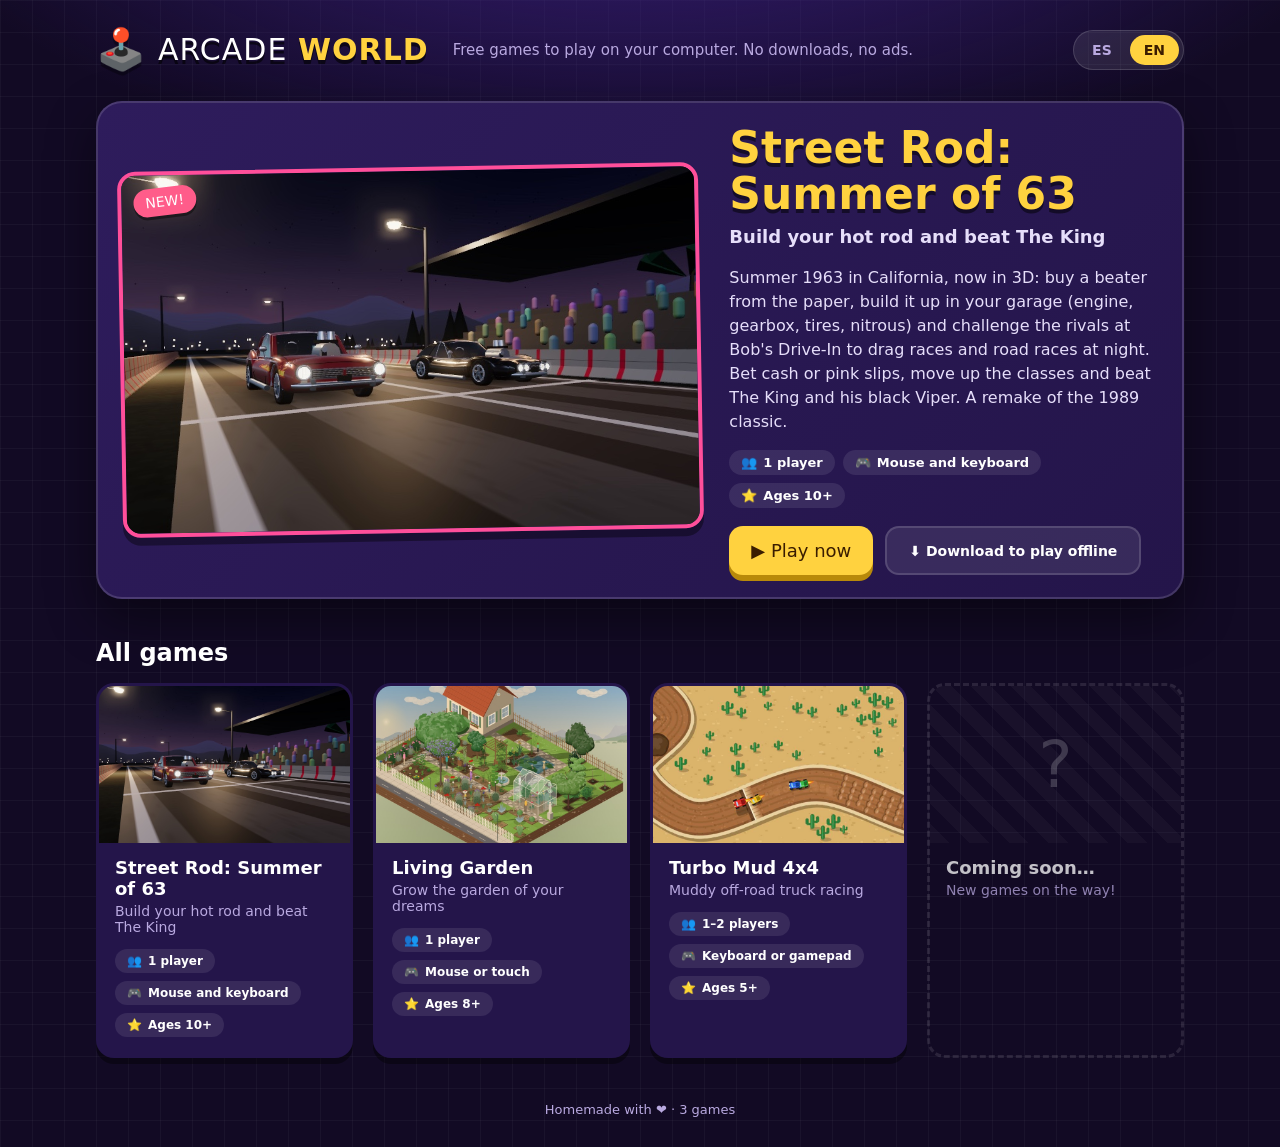
<file: index.html>
<!DOCTYPE html>
<html lang="es">
<head>
<meta charset="utf-8">
<meta name="viewport" content="width=device-width, initial-scale=1">
<title>Mundo Arcade</title>
<meta name="description" content="Juegos gratis para jugar en el navegador, sin descargas ni anuncios. Free browser games, no downloads, no ads.">
<link rel="icon" href="data:image/svg+xml,<svg xmlns='http://www.w3.org/2000/svg' viewBox='0 0 100 100'><text y='.9em' font-size='90'>🕹️</text></svg>">
<link rel="stylesheet" href="site.css">
</head>
<body>
<header class="wrap top">
  <a class="brand" href="index.html"><span class="brand-icon">🕹️</span><span class="brand-name" id="brand"></span></a>
  <p class="tag" id="tag"></p>
  <div class="lang" role="group" aria-label="Idioma / Language">
    <button type="button" data-lang="es">ES</button>
    <button type="button" data-lang="en">EN</button>
  </div>
</header>

<main class="wrap">
  <section class="featured" id="featured"></section>
  <section>
    <h2 id="all-title"></h2>
    <div class="grid" id="grid"></div>
  </section>
</main>

<footer class="wrap foot" id="foot"></footer>

<script src="catalog.js"></script>
<script>
// Textos del sitio. La clave del idioma la comparten todos los juegos.
const LANG_KEY = 'arcade.lang';
const UI = {
  es: {
    brand: 'MUNDO <b>ARCADE</b>', title: 'Mundo Arcade',
    tag: 'Juegos gratis para jugar en el computador. Sin descargas, sin anuncios.',
    isNew: '¡NUEVO!', play: '▶ Jugar ahora', download: '⬇ Descargar para jugar sin internet',
    all: 'Todos los juegos', soonTitle: 'Próximamente…', soonText: '¡Nuevos juegos en camino!',
    foot: n => `Hecho en casa con ❤️ · ${n} ${n === 1 ? 'juego' : 'juegos'}`, cover: t => 'Imagen de ' + t
  },
  en: {
    brand: 'ARCADE <b>WORLD</b>', title: 'Arcade World',
    tag: 'Free games to play on your computer. No downloads, no ads.',
    isNew: 'NEW!', play: '▶ Play now', download: '⬇ Download to play offline',
    all: 'All games', soonTitle: 'Coming soon…', soonText: 'New games on the way!',
    foot: n => `Homemade with ❤️ · ${n} ${n === 1 ? 'game' : 'games'}`, cover: t => t + ' screenshot'
  }
};

function readLang() {
  try { const s = localStorage.getItem(LANG_KEY); if (s === 'es' || s === 'en') return s; } catch (e) {}
  return (navigator.language || 'es').toLowerCase().startsWith('es') ? 'es' : 'en';
}
let lang = readLang();

const esc = s => String(s).replace(/[&<>"]/g, c => ({ '&': '&amp;', '<': '&lt;', '>': '&gt;', '"': '&quot;' }[c]));
// Se enlaza a index.html para que también funcione abriendo la carpeta sin servidor
const playHref = g => `${g.slug}/index.html`;
const badges = t => `<ul class="badges">${[['👥', t.players], ['🎮', t.controls], ['⭐', t.age]]
  .map(([icon, text]) => `<li><span aria-hidden="true">${icon}</span>${esc(text)}</li>`).join('')}</ul>`;

function render() {
  const u = UI[lang];
  document.documentElement.lang = lang;
  document.title = u.title;
  document.getElementById('brand').innerHTML = u.brand;
  document.getElementById('tag').textContent = u.tag;
  document.getElementById('all-title').textContent = u.all;
  document.getElementById('foot').textContent = u.foot(GAMES.length);
  document.querySelectorAll('.lang button').forEach(b => b.setAttribute('aria-pressed', String(b.dataset.lang === lang)));

  const feat = [...GAMES].sort((a, b) => b.added.localeCompare(a.added))[0], ft = feat[lang];
  document.getElementById('featured').innerHTML = `
    <a class="feat-cover" href="${playHref(feat)}" style="--accent:${feat.color}">
      <img src="${esc(feat.cover)}" alt="${esc(u.cover(ft.title))}"><span class="new">${u.isNew}</span>
    </a>
    <div class="feat-info">
      <h1>${esc(ft.title)}</h1>
      <p class="lead">${esc(ft.tagline)}</p>
      <p>${esc(ft.description)}</p>
      ${badges(ft)}
      <div class="actions">
        <a class="btn play" href="${playHref(feat)}">${u.play}</a>
        ${feat.download ? `<a class="btn ghost" href="${playHref(feat)}" download="${esc(feat.download)}">${u.download}</a>` : ''}
      </div>
    </div>`;

  document.getElementById('grid').innerHTML = GAMES.map(g => {
    const t = g[lang];
    return `<a class="card" href="${playHref(g)}" style="--accent:${g.color}">
      <img src="${esc(g.cover)}" alt="${esc(u.cover(t.title))}" loading="lazy">
      <div class="card-body"><h3>${esc(t.title)}</h3><p>${esc(t.tagline)}</p>${badges(t)}</div>
    </a>`;
  }).join('') + `<div class="card soon"><div class="soon-art">?</div>
      <div class="card-body"><h3>${u.soonTitle}</h3><p>${u.soonText}</p></div></div>`;
}

document.querySelectorAll('.lang button').forEach(b => b.addEventListener('click', () => {
  lang = b.dataset.lang;
  try { localStorage.setItem(LANG_KEY, lang); } catch (e) {}
  render();
}));
render();
</script>
</body>
</html>
</file>
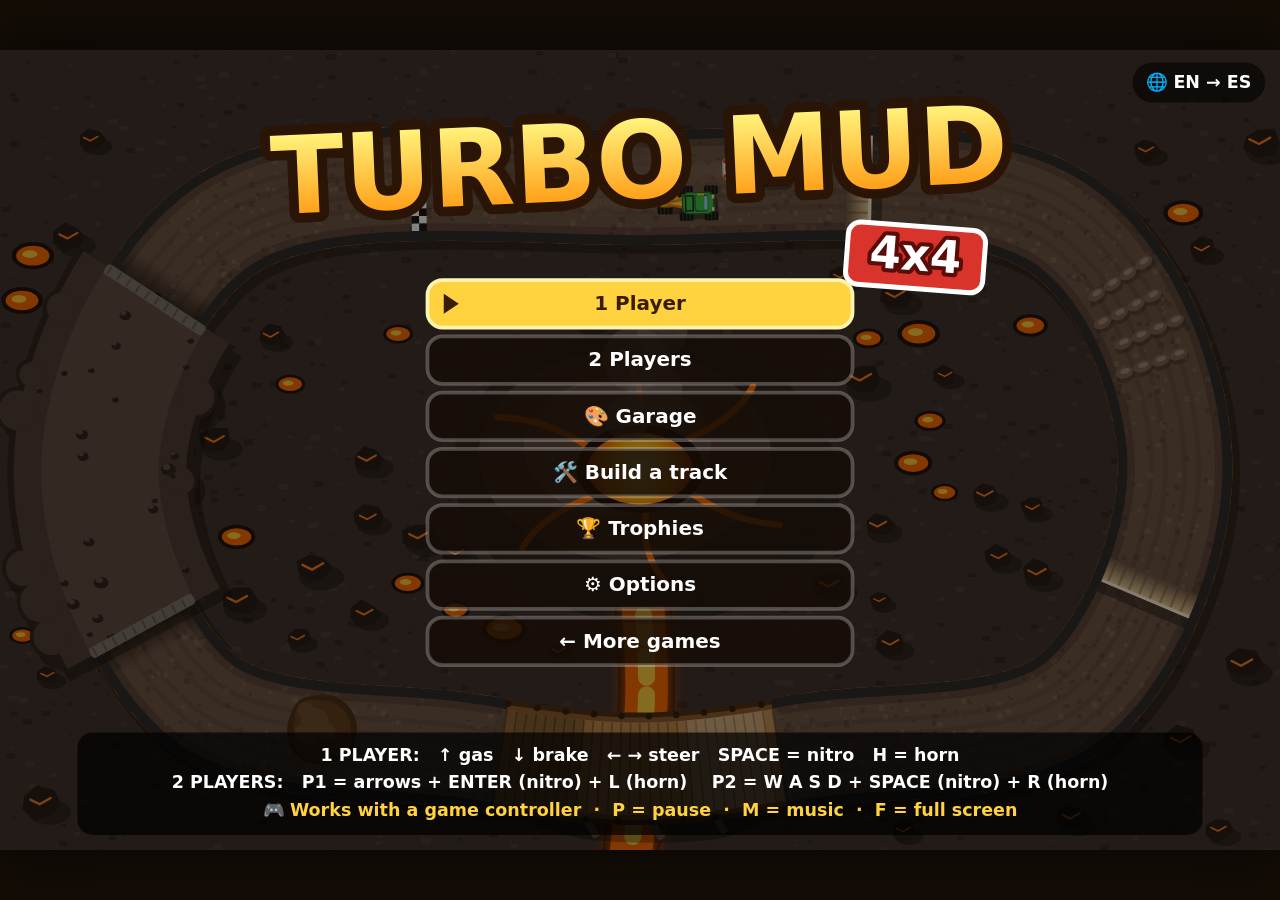
<file: turbo-barro/index.html>
<!DOCTYPE html>
<html lang="es">
<head>
<meta charset="utf-8">
<meta name="viewport" content="width=device-width, initial-scale=1">
<title>Turbo Barro 4x4</title>
<style>
  html, body { margin: 0; height: 100%; background: #140d06; overflow: hidden; }
  body { display: flex; align-items: center; justify-content: center; }
  canvas { display: block; box-shadow: 0 0 60px rgba(0, 0, 0, .7); touch-action: none; }
</style>
</head>
<body>
<canvas id="game"></canvas>
<script>
'use strict';
// ===== Idiomas: español e inglés =====
// La clave se comparte con el sitio, así que el idioma elegido en el portal se usa aquí también.
const LANG_KEY = 'arcade.lang';
let LANG = (() => {
  try {
    const s = localStorage.getItem(LANG_KEY);
    if (s === 'es' || s === 'en') return s;
  } catch (e) { /* sin almacenamiento */ }
  return (navigator.language || 'es').toLowerCase().startsWith('es') ? 'es' : 'en';
})();

function setLang(l) {
  LANG = l;
  try { localStorage.setItem(LANG_KEY, l); } catch (e) { /* sin almacenamiento */ }
  document.documentElement.lang = l;
  document.title = L().title.toLowerCase().replace(/(^|\s)\S/g, c => c.toUpperCase()) + ' 4x4';
}

const STR = {
  es: {
    title: 'TURBO BARRO', langName: 'Español',
    you: 'TÚ', player: n => 'Jugador ' + n, ai: ['Tornado', 'Coyote', 'Rayo'],
    ord: n => n + '°',
    tracks: { valle: 'Valle Polvoriento', playa: 'Playa Brava', desierto: 'Desierto Dorado', selva: 'Selva Salvaje', montana: 'Montaña Nevada', ocho: 'Ocho Loco', canon: 'Cañón Rojo', volcan: 'Volcán Ardiente', pantano: 'Pantano Loco', pico: 'Pico Helado', luna: 'Cráter Lunar' },
    laps: n => n + ' vueltas', lap: (a, b) => `Vuelta ${a}/${b}`, lapBanner: n => 'VUELTA ' + n,
    lastLap: '¡ÚLTIMA VUELTA!', go: '¡YA!', finishTag: '¡META!', won: '¡GANASTE!', placed: n => `¡LLEGASTE ${n}°!`,
    menu: { continue: 'Continuar campeonato', p1: '1 Jugador', p2: '2 Jugadores', options: 'Opciones', back: '← Volver', more: '← Más juegos', lang: '🌐 Idioma: Español' },
    opt: { diff: 'Dificultad', auto: 'Acelera solo', name1: 'Jugador 1', name2: 'Jugador 2', yes: 'SÍ', no: 'NO' },
    diffs: ['Fácil', 'Normal', 'Difícil'],
    help: [
      '1 JUGADOR:   ↑ acelerar   ↓ frenar   ← → doblar   ESPACIO = nitro   H = bocina',
      '2 JUGADORES:   J1 = flechas + ENTER (nitro) + L (bocina)    J2 = W A S D + ESPACIO (nitro) + R (bocina)',
      '🎮 Funciona con control de videojuegos  ·  P = pausa  ·  M = música  ·  F = pantalla completa'
    ],
    pause: 'PAUSA', resume: 'Seguir jugando', restart: 'Reiniciar carrera', quit: 'Salir al menú',
    pauseHint: 'M = música  ·  F = pantalla completa',
    results: 'RESULTADOS', cols: ['Premio', 'Recogido', 'Puntos', 'Dinero'], next: 'Continuar →',
    msgs: ['¡Ganaste la carrera! ¡Eres un campeón!', '¡Muy bien! ¡Casi ganas!', '¡Bien hecho! ¡Sigue así!', '¡Tú puedes! Mejora tu camioneta en la tienda'],
    shop: 'TIENDA', yourTruck: 'Tu camioneta', nextTrack: 'Próxima pista: ', have: 'Tienes: ', max: 'MÁX',
    shopItems: [
      ['Motor', 'Más velocidad máxima'],
      ['Aceleración', 'Arranca y recupera más rápido'],
      ['Llantas', 'Dobla mejor y derrapa menos'],
      ['Amortiguadores', 'Mejor en saltos, baches y barro'],
      ['Nitro', 'Un turbo extra para la carrera']
    ],
    ready2: 'Listo → turno del Jugador 2', race: '¡A CORRER!',
    shopHelp: '↑ ↓ para elegir  ·  ENTER o ESPACIO para comprar  ·  o haz clic con el mouse',
    shopInfo: (n, p) => `Carrera ${n}  ·  Puntos del campeonato: ${p}`,
    music: on => (on ? '🎵 Música: SÍ' : '🔇 Música: NO'),
    nameTitle: n => `Nombre del jugador ${n}`, nameOk: 'Listo',
    nameHelp: 'Escribe con el teclado  ·  ENTER = listo  ·  ESC = cancelar'
  },
  en: {
    title: 'TURBO MUD', langName: 'English',
    you: 'YOU', player: n => 'Player ' + n, ai: ['Tornado', 'Coyote', 'Bolt'],
    ord: n => n + (['st', 'nd', 'rd'][n - 1] || 'th'),
    tracks: { valle: 'Dusty Valley', playa: 'Wild Beach', desierto: 'Golden Desert', selva: 'Wild Jungle', montana: 'Snowy Mountain', ocho: 'Crazy Eight', canon: 'Red Canyon', volcan: 'Fiery Volcano', pantano: 'Crazy Swamp', pico: 'Icy Peak', luna: 'Moon Crater' },
    laps: n => n + ' laps', lap: (a, b) => `Lap ${a}/${b}`, lapBanner: n => 'LAP ' + n,
    lastLap: 'FINAL LAP!', go: 'GO!', finishTag: 'FINISH!', won: 'YOU WON!', placed: n => `YOU FINISHED ${STR.en.ord(n).toUpperCase()}!`,
    menu: { continue: 'Continue championship', p1: '1 Player', p2: '2 Players', options: 'Options', back: '← Back', more: '← More games', lang: '🌐 Language: English' },
    opt: { diff: 'Difficulty', auto: 'Auto gas', name1: 'Player 1', name2: 'Player 2', yes: 'YES', no: 'NO' },
    diffs: ['Easy', 'Normal', 'Hard'],
    help: [
      '1 PLAYER:   ↑ gas   ↓ brake   ← → steer   SPACE = nitro   H = horn',
      '2 PLAYERS:   P1 = arrows + ENTER (nitro) + L (horn)    P2 = W A S D + SPACE (nitro) + R (horn)',
      '🎮 Works with a game controller  ·  P = pause  ·  M = music  ·  F = full screen'
    ],
    pause: 'PAUSED', resume: 'Keep playing', restart: 'Restart race', quit: 'Quit to menu',
    pauseHint: 'M = music  ·  F = full screen',
    results: 'RESULTS', cols: ['Prize', 'Collected', 'Points', 'Money'], next: 'Continue →',
    msgs: ['You won the race! You\'re a champion!', 'Great job! So close!', 'Well done! Keep it up!', 'You can do it! Upgrade your truck in the shop'],
    shop: 'SHOP', yourTruck: 'Your truck', nextTrack: 'Next track: ', have: 'You have: ', max: 'MAX',
    shopItems: [
      ['Engine', 'Higher top speed'],
      ['Acceleration', 'Faster starts and recovery'],
      ['Tires', 'Better turning, less sliding'],
      ['Shocks', 'Better on jumps, bumps and mud'],
      ['Nitro', 'An extra boost for the race']
    ],
    ready2: 'Done → Player 2\'s turn', race: 'LET\'S RACE!',
    shopHelp: '↑ ↓ to choose  ·  ENTER or SPACE to buy  ·  or click with the mouse',
    shopInfo: (n, p) => `Race ${n}  ·  Championship points: ${p}`,
    music: on => (on ? '🎵 Music: ON' : '🔇 Music: OFF'),
    nameTitle: n => `Player ${n} name`, nameOk: 'Done',
    nameHelp: 'Type on the keyboard  ·  ENTER = done  ·  ESC = cancel'
  }
};
const L = () => STR[LANG];

function trackName(ref) {
  const def = trackDef(ref);
  return def.id ? L().tracks[def.id] : L().myTrack(def.slot + 1);
}

// Nombre que se muestra: el que eligió el jugador, o uno por defecto en el idioma actual
function racerName(r) {
  if (!r.human) return r.ai !== undefined ? L().ai[r.ai] : r.name;
  const custom = Game.names[r.player];
  if (custom) return custom;
  return Game.players === 1 ? L().you : L().player(r.player + 1);
}

// ===== Sonido: todo sintetizado con WebAudio (no necesita archivos ni internet) =====
const Sound = (() => {
  let ac = null, master, sfxBus, musicBus, noiseBuf;
  let musicOn = true, songName = null, song = null, step = 0, nextT = 0;
  const engines = {};

  function init() {
    if (ac) { if (ac.state === 'suspended') ac.resume(); return; }
    const AC = window.AudioContext || window.webkitAudioContext;
    if (!AC) return;
    ac = new AC();
    master = ac.createGain(); master.gain.value = 0.55; master.connect(ac.destination);
    sfxBus = ac.createGain(); sfxBus.connect(master);
    musicBus = ac.createGain(); musicBus.gain.value = musicOn ? 0.15 : 0; musicBus.connect(master);
    noiseBuf = ac.createBuffer(1, ac.sampleRate, ac.sampleRate);
    const d = noiseBuf.getChannelData(0);
    for (let i = 0; i < d.length; i++) d[i] = Math.random() * 2 - 1;
    setInterval(schedule, 40);
    if (songName) play(songName);
  }

  function voice(freq, at, dur, type, vol, slideTo, bus) {
    const o = ac.createOscillator(), g = ac.createGain();
    o.type = type;
    o.frequency.setValueAtTime(freq, at);
    if (slideTo) o.frequency.exponentialRampToValueAtTime(slideTo, at + dur);
    g.gain.setValueAtTime(vol, at);
    g.gain.exponentialRampToValueAtTime(0.0005, at + dur);
    o.connect(g); g.connect(bus);
    o.start(at); o.stop(at + dur + 0.05);
  }

  function hiss(at, dur, vol, freq, ftype, bus) {
    const s = ac.createBufferSource(); s.buffer = noiseBuf; s.loop = true;
    const f = ac.createBiquadFilter(); f.type = ftype; f.frequency.value = freq;
    const g = ac.createGain();
    g.gain.setValueAtTime(vol, at);
    g.gain.exponentialRampToValueAtTime(0.0005, at + dur);
    s.connect(f); f.connect(g); g.connect(bus);
    s.start(at, Math.random() * 0.5); s.stop(at + dur + 0.05);
  }

  const tone = (freq, dur, type = 'square', vol = 0.15, slideTo = 0, delay = 0) => {
    if (ac) voice(freq, ac.currentTime + delay, dur, type, vol, slideTo, sfxBus);
  };
  const noise = (dur, vol, freq, ftype = 'lowpass', delay = 0) => {
    if (ac) hiss(ac.currentTime + delay, dur, vol, freq, ftype, sfxBus);
  };

  const sfx = {
    beep() { tone(520, 0.2, 'square', 0.18); },
    go() { tone(1040, 0.55, 'square', 0.2); },
    select() { tone(700, 0.05, 'square', 0.08); },
    buy() { [523, 659, 784, 1047].forEach((f, i) => tone(f, 0.12, 'square', 0.12, 0, i * 0.06)); },
    nope() { tone(160, 0.25, 'sawtooth', 0.15); },
    coin() { tone(988, 0.08, 'square', 0.15); tone(1319, 0.3, 'square', 0.15, 0, 0.08); },
    nitroPick() { tone(400, 0.25, 'triangle', 0.25, 1200); },
    nitro() { noise(0.8, 0.3, 900, 'bandpass'); tone(150, 0.8, 'sawtooth', 0.08, 600); },
    crash() { noise(0.18, 0.35, 500); },
    bump() { noise(0.08, 0.15, 300); },
    splash() { noise(0.35, 0.2, 1500, 'highpass'); },
    jump() { tone(250, 0.25, 'triangle', 0.15, 500); },
    land() { noise(0.15, 0.3, 250); },
    lap() { tone(784, 0.1, 'square', 0.15); tone(1175, 0.22, 'square', 0.15, 0, 0.1); },
    finish() { [523, 659, 784, 1047, 784, 1047].forEach((f, i) => tone(f, 0.2, 'square', 0.15, 0, i * 0.12)); },
    lose() { [392, 349, 330, 262].forEach((f, i) => tone(f, 0.25, 'triangle', 0.2, 0, i * 0.18)); }
  };

  // Un motor por jugador humano: el tono sube con la velocidad
  function engine(id, speed01, active, electric = false) {
    if (!ac) return;
    let e = engines[id];
    if (!e) {
      const o = ac.createOscillator(), o2 = ac.createOscillator();
      const f = ac.createBiquadFilter(), g = ac.createGain();
      o.type = 'sawtooth'; o2.type = 'square';
      f.type = 'lowpass'; f.frequency.value = 600;
      g.gain.value = 0;
      o.connect(f); o2.connect(f); f.connect(g); g.connect(sfxBus);
      o.start(); o2.start();
      e = engines[id] = { o, o2, f, g };
    }
    // el eléctrico no ruge: zumba suave y agudo
    const t = ac.currentTime, fr = electric ? 180 + speed01 * 520 : 45 + speed01 * 110;
    if (e.electric !== electric) { e.o.type = electric ? 'sine' : 'sawtooth'; e.o2.type = electric ? 'sine' : 'square'; e.electric = electric; }
    e.o.frequency.setTargetAtTime(fr, t, 0.05);
    e.o2.frequency.setTargetAtTime(electric ? fr * 1.5 : fr * 0.5 + 3, t, 0.05);
    e.f.frequency.setTargetAtTime(electric ? 2400 : 300 + speed01 * 900, t, 0.05);
    e.g.gain.setTargetAtTime(active ? (electric ? 0.015 + speed01 * 0.03 : 0.045 + speed01 * 0.04) : 0, t, 0.08);
  }
  function stopEngines() {
    if (!ac) return;
    for (const id in engines) engines[id].g.gain.setTargetAtTime(0, ac.currentTime, 0.05);
  }

  // Música chiptune: melodía, bajo y batería en pasos de corchea
  const SONGS = {
    menu: {
      dt: 0.14,
      lead: [76, 0, 79, 0, 84, 0, 79, 0, 81, 0, 79, 0, 76, 0, 74, 0, 76, 0, 79, 0, 84, 0, 86, 0, 88, 0, 86, 0, 84, 0, 0, 0],
      bass: [48, 0, 60, 0, 55, 0, 60, 0, 53, 0, 65, 0, 57, 0, 65, 0, 48, 0, 60, 0, 55, 0, 60, 0, 55, 0, 67, 0, 59, 0, 67, 0],
      drum: [1, 0, 3, 0, 2, 0, 3, 0]
    },
    race: {
      dt: 0.12,
      lead: [69, 0, 72, 0, 76, 0, 74, 72, 0, 0, 72, 0, 74, 0, 76, 0, 79, 0, 76, 0, 74, 0, 72, 74, 0, 0, 71, 0, 68, 0, 0, 0],
      bass: [45, 45, 57, 45, 45, 57, 45, 57, 41, 41, 53, 41, 41, 53, 41, 53, 43, 43, 55, 43, 43, 55, 43, 55, 40, 40, 52, 40, 44, 44, 56, 44],
      drum: [1, 0, 2, 0, 1, 1, 2, 0]
    }
  };
  const midi = n => 440 * Math.pow(2, (n - 69) / 12);

  function play(name) {
    songName = name; song = SONGS[name] || null; step = 0;
    if (ac) nextT = ac.currentTime + 0.08;
  }

  function schedule() {
    if (!ac || !song) return;
    if (nextT < ac.currentTime) nextT = ac.currentTime + 0.02;
    while (nextT < ac.currentTime + 0.25) {
      const i = step % song.lead.length;
      const L = song.lead[i], B = song.bass[i % song.bass.length], D = song.drum[i % song.drum.length];
      if (L) voice(midi(L), nextT, song.dt * 1.6, 'square', 0.09, 0, musicBus);
      if (B) voice(midi(B), nextT, song.dt * 0.9, 'triangle', 0.35, 0, musicBus);
      if (D === 1) voice(130, nextT, 0.12, 'sine', 0.6, 40, musicBus);
      if (D === 2) hiss(nextT, 0.1, 0.25, 1800, 'highpass', musicBus);
      if (D === 3) hiss(nextT, 0.03, 0.12, 7000, 'highpass', musicBus);
      nextT += song.dt; step++;
    }
  }

  function toggleMusic() {
    musicOn = !musicOn;
    if (musicBus) musicBus.gain.setTargetAtTime(musicOn ? 0.15 : 0, ac.currentTime, 0.05);
    return musicOn;
  }

  // Bocinas: cada estilo es una pequeña secuencia de notas; cada jugador suena un poco distinto
  const HORN_PITCH = [1, 0.84, 1.18, 0.92];
  function horn(style, who = 0) {
    if (!ac) return;
    const p = HORN_PITCH[(who % 4 + 4) % 4], t = ac.currentTime;
    const v = (f, at, dur, type, vol, slide) => voice(f * p, t + at, dur, type, vol, slide ? slide * p : 0, sfxBus);
    switch (style) {
      case 1: v(140, 0, 0.6, 'sawtooth', 0.14); v(176, 0, 0.6, 'sawtooth', 0.12); break;                    // camión
      case 2: v(600, 0, 0.18, 'triangle', 0.3, 1300); v(1300, 0.18, 0.2, 'triangle', 0.3, 700); break;      // payaso
      case 3: [523, 659, 784, 1047].forEach((f, i) => v(f, i * 0.11, 0.13, 'square', 0.12)); break;          // melodía
      case 4: v(330, 0, 0.12, 'sawtooth', 0.2, 220); v(330, 0.16, 0.14, 'sawtooth', 0.2, 200); break;       // pato
      default: v(392, 0, 0.35, 'square', 0.11); v(494, 0, 0.35, 'square', 0.11);                           // clásica
    }
  }

  // Sirenas: ambulancia (dos tonos), policía (aullido rápido) y bomberos (aullido largo)
  function siren(kind, who = 0) {
    if (!ac) return;
    const p = HORN_PITCH[(who % 4 + 4) % 4], t = ac.currentTime, dur = 1.6;
    const o = ac.createOscillator(), f = ac.createBiquadFilter(), g = ac.createGain(), fq = o.frequency;
    o.type = kind === 'police' ? 'sawtooth' : 'square';
    f.type = 'lowpass'; f.frequency.value = 2600;
    o.connect(f); f.connect(g); g.connect(sfxBus);
    if (kind === 'ambulance') {
      for (let i = 0; i < 4; i++) { fq.setValueAtTime(960 * p, t + i * 0.4); fq.setValueAtTime(770 * p, t + i * 0.4 + 0.2); }
    } else if (kind === 'firetruck') {
      fq.setValueAtTime(380 * p, t); fq.linearRampToValueAtTime(1050 * p, t + 0.8); fq.linearRampToValueAtTime(380 * p, t + dur);
    } else {
      fq.setValueAtTime(650 * p, t);
      for (let i = 0; i < 6; i++) { fq.linearRampToValueAtTime(1350 * p, t + i * 0.27 + 0.2); fq.linearRampToValueAtTime(650 * p, t + (i + 1) * 0.27); }
    }
    g.gain.setValueAtTime(0.0001, t); g.gain.exponentialRampToValueAtTime(0.08, t + 0.05);
    g.gain.setValueAtTime(0.08, t + dur - 0.15); g.gain.exponentialRampToValueAtTime(0.0001, t + dur);
    o.start(t); o.stop(t + dur + 0.05);
  }

  return { init, sfx, engine, stopEngines, play, toggleMusic, horn, siren };
})();

// ===== Utilidades =====
const W = 1024, H = 640, HUD_H = 46, BRIDGE_H = 26;
let RENDER_K = 1;
const clamp = (v, a, b) => (v < a ? a : v > b ? b : v);
const angDiff = (a, b) => {
  let d = (a - b) % (2 * Math.PI);
  if (d > Math.PI) d -= 2 * Math.PI;
  if (d < -Math.PI) d += 2 * Math.PI;
  return d;
};
const font = (size, weight = 900) => `${weight} ${size}px "Arial Black", "Arial Rounded MT Bold", Impact, system-ui, sans-serif`;
function roundRect(g, x, y, w, h, r) {
  g.beginPath(); g.moveTo(x + r, y);
  g.arcTo(x + w, y, x + w, y + h, r); g.arcTo(x + w, y + h, x, y + h, r);
  g.arcTo(x, y + h, x, y, r); g.arcTo(x, y, x + w, y, r); g.closePath();
}
function tri(g, x1, y1, x2, y2, x3, y3) {
  g.beginPath(); g.moveTo(x1, y1); g.lineTo(x2, y2); g.lineTo(x3, y3); g.closePath();
}
function ellipse(g, x, y, rx, ry) { g.beginPath(); g.ellipse(x, y, rx, ry, 0, 0, Math.PI * 2); g.fill(); }
function bigText(g, text, x, y, size, color, stroke = '#2a1405') {
  g.font = font(size); g.textAlign = 'center'; g.textBaseline = 'middle'; g.lineJoin = 'round';
  g.lineWidth = size * 0.18; g.strokeStyle = stroke; g.strokeText(text, x, y);
  g.fillStyle = color; g.fillText(text, x, y);
}
function mulberry32(a) {
  return () => {
    a |= 0; a = a + 0x6D2B79F5 | 0;
    let t = Math.imul(a ^ a >>> 15, 1 | a);
    t = t + Math.imul(t ^ t >>> 7, 61 | t) ^ t;
    return ((t ^ t >>> 14) >>> 0) / 4294967296;
  };
}

// ===== Pistas =====
const THEMES = {
  pasto:    { ground: '#4f8a34', g2: '#5d9a3f', g3: '#447a2c', dirt: '#b9834b', d2: '#a87240', d3: '#c9955c', wall: '#d8342b', wall2: '#f4f4f4', deco: 'tree', cover: ['#4a8a30', '#62a83f', '#2f6a1f'] },
  desierto: { ground: '#dcb46c', g2: '#e6c37f', g3: '#cfa45c', dirt: '#a96d3d', d2: '#965f33', d3: '#b97c4a', wall: '#6b4426', wall2: '#e9d3a2', deco: 'cactus', cover: ['#c98b4a', '#dba468', '#a8703a'] },
  canon:    { ground: '#a9502d', g2: '#b95e37', g3: '#954425', dirt: '#d9a066', d2: '#c58a52', d3: '#e6b37c', wall: '#2c2c2c', wall2: '#ffc61a', deco: 'rock', cover: ['#9c4a28', '#b65c34', '#6e3015'] },
  pantano:  { ground: '#3d6a39', g2: '#477842', g3: '#335c30', dirt: '#7d5b37', d2: '#6b4b2b', d3: '#8c6a44', wall: '#2a5fc9', wall2: '#ececec', deco: 'reed', cover: ['#355e30', '#46773e', '#22401f'] },
  nieve:    { ground: '#e9eff6', g2: '#dbe5f0', g3: '#f6f9fc', dirt: '#8d6c4d', d2: '#7a5a3e', d3: '#9e7d5d', wall: '#c8262b', wall2: '#ffffff', deco: 'pine', cover: ['#c9d6e6', '#f6f9fc', '#7d8899'] },
  playa:    { ground: '#f1dca0', g2: '#f6e6b4', g3: '#e6cd8c', dirt: '#c9a36a', d2: '#b8925a', d3: '#d8b37a', wall: '#ff5c5c', wall2: '#ffffff', deco: 'palm', cover: ['#a08a72', '#b9a38a', '#7a6652'] },
  selva:    { ground: '#2f6b2a', g2: '#3a7d33', g3: '#255a21', dirt: '#8a6a3f', d2: '#76593a', d3: '#9c7a4c', wall: '#f2c21b', wall2: '#2f7d2a', deco: 'jungle', cover: ['#2c6a2a', '#3f8a38', '#1a4a1a'] },
  volcan:   { ground: '#3a302c', g2: '#463a35', g3: '#2e2522', dirt: '#6b5446', d2: '#5a463a', d3: '#7c6352', wall: '#ff6a00', wall2: '#2a2a2a', deco: 'lavarock', cover: ['#4a3c36', '#5c4b43', '#2a201c'] },
  luna:     { ground: '#9a9ca4', g2: '#a8aab2', g3: '#8a8c94', dirt: '#6e7078', d2: '#62646c', d3: '#7c7e86', wall: '#3a7bd5', wall2: '#e8e8f0', deco: 'crater', cover: ['#7c7e86', '#90929a', '#5a5c64'] }
};

// pts: puntos de control (la pista pasa por ellos en orden). feats: [tipo, posición, ...]
// La posición es "segmento.fracción": 1.5 = a mitad de camino entre el punto 1 y el 2.
// scenery: paisaje dibujado en el suelo (mar, ríos, lava, volcán, la Tierra). gravity: más baja salta más lejos.
// El orden es el del campeonato: cada copa de 4 carreras trae pistas con puentes y túneles.
const TRACK_DEFS = [
  { id: 'valle', name: 'Valle Polvoriento', theme: 'pasto', width: 78, start: 0.5, seed: 11,
    pts: [[170,130],[512,115],[850,130],[935,240],[910,480],[790,570],[610,570],[545,430],[400,430],[335,570],[170,570],[85,460],[90,240]],
    feats: [['jump',1.5],['jump',3.5],['mud',7.5,0,30],['water',10.4,-0.3,26],['bumps',11.6,12.4]] },
  // Un pez con la cola cruzada: puente en el cruce y túnel por el acantilado; el mar a la derecha
  { id: 'playa', name: 'Playa Brava', theme: 'playa', width: 76, start: 4.5, seed: 71,
    pts: [[330,150],[560,520],[740,480],[800,330],[740,160],[580,140],[300,520],[130,470],[90,300],[170,150]],
    feats: [['bridge',0.08,0.92],['water',2.5,0.2,26],['jump',3.5],['bumps',6.25,6.6],['tunnel',7.15,8.5],['jump',9.5]],
    scenery: [['ocean']] },
  { id: 'desierto', name: 'Desierto Dorado', theme: 'desierto', width: 80, start: 0.5, seed: 23,
    pts: [[200,110],[500,170],[800,110],[940,230],[850,340],[940,460],[820,580],[520,500],[220,580],[85,460],[180,340],[85,220]],
    feats: [['jump',1.5],['water',4.0,0.2,28],['bumps',6.3,6.8],['jump',7.5],['mud',9.5,0.2,28],['jump',11.4]] },
  // Un río cruza la selva: la pista lo pasa por dos puentes y atraviesa un túnel de lianas
  { id: 'selva', name: 'Selva Salvaje', theme: 'selva', width: 76, start: 7.5, seed: 79,
    pts: [[160,150],[500,120],[840,150],[930,330],[850,520],[520,560],[180,530],[80,330]],
    feats: [['water',0.3,0.2,26],['bridge',0.6,1.4],['jump',1.7],['tunnel',2.4,3.6],['mud',4.2,0,28],['bridge',4.6,5.4],['jump',5.75],['bumps',6.3,6.7]],
    scenery: [['river', [[505,0],[500,120],[468,250],[540,400],[518,560],[522,640]], 40, 'water']] },
  { id: 'montana', name: 'Montaña Nevada', theme: 'nieve', width: 74, start: 0.6, seed: 53,
    pts: [[120,120],[500,117],[880,115],[945,190],[880,265],[590,268],[300,270],[230,340],[300,410],[590,413],[880,415],[945,490],[880,570],[505,573],[130,575],[75,500],[75,350],[75,200]],
    feats: [['bumps',0.9,1.2],['jump',1.5],['mud',4.5,0.35,26],['jump',5.2],['bumps',8.4,8.9],['jump',9.2],['water',12.6,-0.3,26],['jump',13.2],['tunnel',15.25,16.85]] },
  // Un 8: el primer cruce va por un puente y el segundo por debajo
  { id: 'ocho', name: 'Ocho Loco', theme: 'canon', width: 74, start: 3.0, seed: 67,
    pts: [[512,345],[712,544],[858,544],[912,345],[858,146],[712,146],[512,345],[312,544],[166,544],[112,345],[166,146],[312,146]],
    feats: [['jump',1.6],['mud',4.6,0.2,28],['bumps',7.6,8.2],['water',9.4,-0.2,26],['jump',10.3],['bridge',11.45,0.55]] },
  { id: 'canon', name: 'Cañón Rojo', theme: 'canon', width: 74, start: 0.5, seed: 37,
    pts: [[150,120],[340,110],[420,170],[425,320],[585,325],[600,180],[690,110],[880,120],[945,250],[860,380],[935,500],[840,580],[520,575],[300,580],[120,565],[75,430],[165,335],[85,225]],
    feats: [['jump',2.5],['jump',4.6],['mud',7.4,0.2,28],['bumps',11.6,12.5],['water',13.5,0.3,26],['jump',15.5]] },
  // Un volcán en el centro: la lava baja hasta el borde y la pista la cruza por un puente
  { id: 'volcan', name: 'Volcán Ardiente', theme: 'volcan', width: 76, start: 0.5, seed: 83,
    pts: [[180,140],[512,110],[850,140],[940,330],[860,520],[650,560],[512,575],[370,560],[160,520],[80,330]],
    feats: [['jump',1.5],['bumps',2.3,2.7],['jump',3.5],['bridge',5.2,6.8],['mud',7.5,0.2,28],['tunnel',8.35,9.65]],
    scenery: [['river', [[512,420],[520,500],[512,575],[505,640]], 34, 'lava'], ['volcano', 512, 335, 150, 110]] },
  { id: 'pantano', name: 'Pantano Loco', theme: 'pantano', width: 74, start: 19.8, seed: 41,
    pts: [[110,140],[200,105],[265,170],[270,320],[405,325],[410,170],[480,110],[580,110],[650,170],[655,320],[790,325],[800,170],[880,110],[950,200],[945,520],[860,572],[610,572],[600,450],[460,450],[450,572],[305,574],[160,572],[80,500],[75,260]],
    feats: [['mud',2.5,0,28],['water',6.5,0,30],['mud',9.5,0.2,28],['jump',13.6],['bumps',15.3,15.9],['mud',17.5,0,26],['jump',22.5]] },
  // Un 8 en diagonal con placas de hielo que hacen patinar, puente y túnel por la montaña
  { id: 'pico', name: 'Pico Helado', theme: 'nieve', width: 74, start: 0.4, seed: 89,
    pts: [[200,130],[380,170],[640,500],[840,560],[930,420],[860,290],[660,280],[360,400],[180,420],[90,280]],
    feats: [['ice',2.5,0,34],['tunnel',3.3,4.6],['jump',5.5],['bridge',6.08,6.92],['bumps',7.3,7.7],['ice',8.5,0.1,32],['jump',9.5]] },
  // En la Luna hay poca gravedad: los saltos duran mucho más
  { id: 'luna', name: 'Cráter Lunar', theme: 'luna', width: 76, start: 0.4, seed: 97, gravity: 520,
    pts: [[824,130],[644,170],[384,500],[184,560],[94,420],[164,290],[364,280],[664,400],[844,420],[934,280]],
    feats: [['bridge',1.08,1.92],['jump',3.5],['bumps',4.3,4.7],['jump',5.5],['jump',7.6],['tunnel',8.3,9.6]],
    scenery: [['earth', 962, 585, 34]] }
];

// Catmull-Rom centrípeta: curva suave que pasa por los puntos sin hacer rulos
function crPoint(p0, p1, p2, p3, t) {
  const d = (a, b) => Math.max(1e-3, Math.sqrt(Math.hypot(b[0] - a[0], b[1] - a[1])));
  const t1 = d(p0, p1), t2 = t1 + d(p1, p2), t3 = t2 + d(p2, p3);
  const u = t1 + (t2 - t1) * t;
  const L = (A, B, ta, tb) => { const w = (u - ta) / (tb - ta); return [A[0] + (B[0] - A[0]) * w, A[1] + (B[1] - A[1]) * w]; };
  const A1 = L(p0, p1, 0, t1), A2 = L(p1, p2, t1, t2), A3 = L(p2, p3, t2, t3);
  const B1 = L(A1, A2, 0, t2), B2 = L(A2, A3, t1, t3);
  return L(B1, B2, t1, t2);
}

function buildTrack(def) {
  const P = def.pts, n = P.length, SUB = 40, dense = [];
  for (let i = 0; i < n; i++) {
    const p0 = P[(i + n - 1) % n], p1 = P[i], p2 = P[(i + 1) % n], p3 = P[(i + 2) % n];
    for (let j = 0; j < SUB; j++) dense.push(crPoint(p0, p1, p2, p3, j / SUB));
  }
  const M = dense.length, cum = [0];
  for (let i = 1; i <= M; i++) {
    const a = dense[i - 1], b = dense[i % M];
    cum.push(cum[i - 1] + Math.hypot(b[0] - a[0], b[1] - a[1]));
  }
  // Re-muestreo cada ~8 px para que todas las muestras queden a igual distancia
  const len = cum[M], N = Math.round(len / 8), step = len / N;
  const sToD = s => {
    const f = (((s % n) + n) % n) * SUB, i = Math.floor(f);
    return cum[i] + (cum[i + 1] - cum[i]) * (f - i);
  };
  const raw = [];
  for (let i = 0, k = 0; i < N; i++) {
    const d = i * step;
    while (cum[k + 1] < d) k++;
    const a = dense[k], b = dense[(k + 1) % M], f = (d - cum[k]) / ((cum[k + 1] - cum[k]) || 1);
    raw.push({ x: a[0] + (b[0] - a[0]) * f, y: a[1] + (b[1] - a[1]) * f, s: (k + f) / SUB });
  }
  const s0 = Math.round(sToD(def.start) / step) % N;
  const pts = raw.slice(s0).concat(raw.slice(0, s0));
  pts.forEach((p, i) => {
    const a = pts[(i + N - 1) % N], b = pts[(i + 1) % N];
    const l = Math.hypot(b.x - a.x, b.y - a.y) || 1;
    p.tx = (b.x - a.x) / l; p.ty = (b.y - a.y) / l; p.nx = -p.ty; p.ny = p.tx;
  });
  const idxOf = s => (Math.round(sToD(s) / step) - s0 + N * 2) % N;
  const t = { def, name: def.name, gravity: def.gravity || 950, theme: THEMES[def.theme], pts, N, hw: def.width / 2, len,
              jumps: [], bumps: [], puddles: [], canvas: null, k: 0, idxOf };
  t.height = new Float32Array(N); t.bridgeAt = new Uint8Array(N); t.tunnelAt = new Uint8Array(N);
  t.bridges = []; t.tunnels = [];
  for (const f of def.feats) {
    if (f[0] === 'jump') t.jumps.push(idxOf(f[1]));
    else if (f[0] === 'bumps') t.bumps.push({ i0: idxOf(f[1]), i1: idxOf(f[2]) });
    else if (f[0] === 'bridge' || f[0] === 'tunnel') {
      const i0 = idxOf(f[1]);
      markRange(t, i0, (idxOf(f[2]) - i0 + N) % N, f[0] === 'bridge');
    } else {
      const p = pts[idxOf(f[1])];
      t.puddles.push({ type: f[0], x: p.x + p.nx * f[2] * t.hw, y: p.y + p.ny * f[2] * t.hw, r: f[3] });
    }
  }
  if (def.slot !== undefined) addAutoBridges(t);
  t.bridgeIdx = [];
  for (let i = 0; i < N; i += 2) if (t.bridgeAt[i]) t.bridgeIdx.push(i);
  return t;
}

// Marca un tramo como puente (sube con una rampa suave, sigue arriba y baja) o como túnel
function markRange(t, i0, len, bridge) {
  const N = t.N, ramp = Math.max(4, Math.min(16, Math.floor(len / 3)));
  (bridge ? t.bridges : t.tunnels).push({ i0, i1: (i0 + len) % N });
  for (let s = 0; s <= len; s++) {
    const i = (i0 + s) % N;
    if (!bridge) { t.tunnelAt[i] = 1; continue; }
    const e = Math.min(1, Math.min(s, len - s) / ramp);
    t.bridgeAt[i] = 1; t.height[i] = Math.max(t.height[i], BRIDGE_H * e * e * (3 - 2 * e));
  }
}

// En las pistas del editor, donde la pista se cruza consigo misma se pone un puente solo.
// El largo depende del ángulo: un cruce en diagonal necesita un puente más largo.
function addAutoBridges(t) {
  const P = t.pts, N = t.N, found = [];
  const side = (p, q, r) => (q.x - p.x) * (r.y - p.y) - (q.y - p.y) * (r.x - p.x);
  const cross = (a, b, c, d) => side(a, b, c) * side(a, b, d) < 0 && side(c, d, a) * side(c, d, b) < 0;
  for (let i = 0; i < N; i++) {
    const a = P[i], b = P[(i + 1) % N];
    for (let j = i + 20; j <= i + N - 20; j++) {
      const c = P[j % N];
      if (Math.abs(c.x - a.x) > 20 || Math.abs(c.y - a.y) > 20) continue;
      if (cross(a, b, c, P[(j + 1) % N]) && !found.some(f => Math.abs(f[0] - i) < 15 && Math.abs(f[1] - j % N) < 15)) found.push([i, j % N]);
    }
  }
  let made = 0;
  for (const [i, j] of found) {
    if (t.bridgeAt[i] || t.bridgeAt[j]) continue; // ya tiene un puente puesto a mano
    const sin = Math.abs(P[i].tx * P[j].ty - P[i].ty * P[j].tx);
    const flat = Math.ceil((t.def.width + 24) / Math.max(0.35, sin) / 8) + 2, half = Math.ceil(flat / 2) + 14;
    // pasa por arriba el segundo paso de la vuelta, salvo que el puente toque la partida, otro puente o un túnel
    for (const c of [j, i]) {
      const i0 = (c - half + N) % N;
      let ok = true;
      for (let s = 0; s <= half * 2 && ok; s++) {
        const k = (i0 + s) % N;
        if (k < 3 || k > N - 10 || t.bridgeAt[k] || t.tunnelAt[k]) ok = false;
      }
      if (ok) { markRange(t, i0, half * 2, true); made++; break; }
    }
  }
  t.autoBridges = made;
}

const wrap = (t, i) => ((i % t.N) + t.N) % t.N;
const inRange = (t, i, a, b) => wrap(t, i - a) <= wrap(t, b - a);

// Busca la muestra de pista más cercana solo cerca de la anterior (así no "salta" a otro tramo)
function nearestIdx(t, x, y, guess, win = 14) {
  let best = guess, bd = Infinity;
  for (let k = -win; k <= win; k++) {
    const i = wrap(t, guess + k), p = t.pts[i];
    const d = (p.x - x) ** 2 + (p.y - y) ** 2;
    if (d < bd) { bd = d; best = i; }
  }
  return best;
}

// Pistas del juego más las que el jugador creó en el editor
let customTracks = [];
const trackList = () => TRACK_DEFS.concat(customTracks.filter(d => d && d.pts.length >= 4));
const trackCache = new Map();
// ref puede ser una posición en la lista o directamente la definición de una pista
function trackDef(ref) {
  if (typeof ref !== 'number') return ref;
  const list = trackList();
  return list[((ref % list.length) + list.length) % list.length];
}
function getTrack(ref) {
  const def = trackDef(ref);
  let t = trackCache.get(def);
  if (!t) { t = buildTrack(def); trackCache.set(def, t); }
  // con la ventana en tamaño cero (escondida) se dibuja igual, en baja resolución
  const k = RENDER_K || 1;
  if (t.k !== k) { Object.assign(t, renderTrack(t, k)); t.k = k; }
  return t;
}

// ===== Dibujo de la pista (se dibuja una vez en un canvas aparte) =====
// keep(i) elige qué muestras van (cada tramo seguido queda como un trazo aparte).
// lift corre cada punto según la altura del puente, para dibujar su sombra en el suelo.
function trackPath(t, off = 0, keep = null, lift = 0) {
  const p2 = new Path2D(), N = t.N;
  const at = i => {
    const p = t.pts[i], h = lift ? t.height[i] * lift : 0;
    return [p.x + p.nx * off + h * 0.35, p.y + p.ny * off + h * 0.55];
  };
  if (!keep) {
    for (let i = 0; i < N; i++) { const [x, y] = at(i); i ? p2.lineTo(x, y) : p2.moveTo(x, y); }
    p2.closePath();
    return p2;
  }
  let s0 = 0;
  while (s0 < N && keep(s0)) s0++;
  if (s0 === N) return trackPath(t, off, null, lift);
  let open = false;
  for (let k = 1; k <= N; k++) {
    const i = (s0 + k) % N;
    if (!keep(i)) { open = false; continue; }
    const [x, y] = at(i);
    if (open) p2.lineTo(x, y); else { p2.moveTo(x, y); open = true; }
  }
  return p2;
}

function makeLayer(k) {
  const c = document.createElement('canvas');
  c.width = Math.ceil(W * k); c.height = Math.ceil(H * k);
  const g = c.getContext('2d'); g.scale(k, k); g.lineJoin = 'round'; g.lineCap = 'round';
  return [c, g];
}

// Devuelve el suelo (canvas) y, si hay, la capa de puentes (over) y la de túneles (cover)
function renderTrack(t, k) {
  const th = t.theme, rnd = mulberry32(t.def.seed), w = t.def.width, hw = t.hw;
  const mk = () => makeLayer(k);
  // los tramos de puente no van en el suelo: se dibujan en su propia capa, encima
  const ground = t.bridges.length ? i => !t.bridgeAt[i] : null;
  const [c, g] = mk();
  g.fillStyle = th.ground; g.fillRect(0, 0, W, H);
  for (let i = 0; i < 1400; i++) {
    g.fillStyle = rnd() < 0.5 ? th.g2 : th.g3;
    const s = 2 + rnd() * 6;
    g.fillRect(rnd() * W, rnd() * H, s, s * 0.6);
  }
  drawScenery(g, t);
  drawDecos(g, t, rnd);
  const path = trackPath(t, 0, ground);
  // muro de neumáticos con su sombra
  g.save(); g.translate(4, 5); g.strokeStyle = 'rgba(0,0,0,0.28)'; g.lineWidth = w + 20; g.stroke(path); g.restore();
  g.strokeStyle = th.wall; g.lineWidth = w + 16; g.stroke(path);
  g.setLineDash([9, 9]); g.strokeStyle = th.wall2; g.stroke(path); g.setLineDash([]);
  // capa de tierra: lo que se dibuja después queda recortado a la pista
  const [dc, dg] = mk();
  dg.strokeStyle = th.dirt; dg.lineWidth = w; dg.stroke(path);
  dg.globalCompositeOperation = 'source-atop';
  for (let i = 0; i < t.N * 5; i++) {
    const p = t.pts[Math.floor(rnd() * t.N)], o = (rnd() * 2 - 1) * hw, s = 1.5 + rnd() * 3;
    dg.fillStyle = rnd() < 0.5 ? th.d2 : th.d3;
    dg.fillRect(p.x + p.nx * o + (rnd() - 0.5) * 8, p.y + p.ny * o + (rnd() - 0.5) * 8, s, s);
  }
  dg.strokeStyle = 'rgba(50,30,10,0.13)'; dg.lineWidth = 4;
  for (const o of [-0.5, -0.2, 0.2, 0.5]) dg.stroke(trackPath(t, o * hw, ground));
  dg.strokeStyle = 'rgba(0,0,0,0.18)'; dg.lineWidth = 8;
  dg.stroke(trackPath(t, hw - 2, ground)); dg.stroke(trackPath(t, -hw + 2, ground));
  for (const pd of t.puddles) drawPuddle(dg, pd, rnd);
  for (const b of t.bumps) {
    const cnt = wrap(t, b.i1 - b.i0);
    for (let s = 0; s <= cnt; s += 3) drawBumpRow(dg, t, wrap(t, b.i0 + s), s / 3);
  }
  for (const j of t.jumps) drawJump(dg, t, j);
  drawStartLine(dg, t);
  // dentro del túnel la pista se ve más oscura (se nota cuando el cerro se vuelve transparente)
  if (t.tunnels.length) {
    dg.lineCap = 'butt'; dg.strokeStyle = 'rgba(0,0,0,0.38)'; dg.lineWidth = w;
    dg.stroke(trackPath(t, 0, i => t.tunnelAt[i]));
  }
  g.drawImage(dc, 0, 0, W, H);
  return {
    canvas: c,
    over: t.bridges.length ? renderBridges(t, k) : null,
    cover: t.tunnels.length ? renderTunnels(t, k) : null
  };
}

// Puentes: sombra en el suelo, pilares, tablones y barandas
function renderBridges(t, k) {
  const [c, g] = makeLayer(k);
  drawBridges(g, t);
  return c;
}

function drawBridges(g, t) {
  const w = t.def.width, hw = t.hw, on = i => t.bridgeAt[i], N = t.N;
  g.save(); g.lineJoin = 'round';
  // la sombra se corre más donde el puente está más alto
  g.lineCap = 'butt';
  g.strokeStyle = 'rgba(0,0,0,0.3)'; g.lineWidth = w + 14; g.stroke(trackPath(t, 0, on, 1));
  g.strokeStyle = '#5a4a3c'; g.lineWidth = 6;
  for (let i = 0; i < N; i += 6) {
    const h = t.height[i];
    if (!on(i) || h < BRIDGE_H * 0.5) continue;
    const p = t.pts[i];
    for (const side of [-1, 1]) {
      const ex = p.x + p.nx * side * (hw + 4), ey = p.y + p.ny * side * (hw + 4);
      g.beginPath(); g.moveTo(ex, ey); g.lineTo(ex + h * 0.35, ey + h * 0.55); g.stroke();
    }
  }
  // puntas planas: el tablero empieza justo donde termina el camino de tierra
  const deck = trackPath(t, 0, on);
  g.strokeStyle = '#4a2f17'; g.lineWidth = w + 14; g.stroke(deck);
  g.strokeStyle = '#8a5a2b'; g.lineWidth = w + 6; g.stroke(deck);
  g.strokeStyle = '#c08a4c'; g.lineWidth = w - 2; g.stroke(deck);
  for (let i = 0; i < N; i++) {
    if (!on(i)) continue;
    const p = t.pts[i], a = t.pts[(i + 1) % N];
    // juntas de los tablones
    g.strokeStyle = 'rgba(70,40,15,0.4)'; g.lineWidth = 1.4;
    g.beginPath(); g.moveTo(p.x - p.nx * (hw - 2), p.y - p.ny * (hw - 2)); g.lineTo(p.x + p.nx * (hw - 2), p.y + p.ny * (hw - 2)); g.stroke();
    // la subida se ve más clara y la bajada más oscura
    const slope = t.height[(i + 1) % N] - t.height[(i - 1 + N) % N];
    if (Math.abs(slope) > 0.2) {
      g.strokeStyle = slope > 0 ? `rgba(255,255,255,${Math.min(0.3, slope * 0.08)})` : `rgba(0,0,0,${Math.min(0.3, -slope * 0.08)})`;
      g.lineWidth = w - 2; g.lineCap = 'butt';
      g.beginPath(); g.moveTo(p.x, p.y); g.lineTo(a.x, a.y); g.stroke();
      g.lineCap = 'round';
    }
  }
  g.fillStyle = '#2e1c0c';
  for (let i = 0; i < N; i += 3) {
    if (!on(i)) continue;
    const p = t.pts[i];
    for (const side of [-1, 1]) ellipse(g, p.x + p.nx * side * (hw + 4), p.y + p.ny * side * (hw + 4), 2.6, 2.6);
  }
  g.restore();
}

// Túneles: un cerro tapa la pista, con bocas de piedra en las puntas
function renderTunnels(t, k) {
  const [c, g] = makeLayer(k);
  drawTunnels(g, t);
  return c;
}

function drawTunnels(g, t) {
  const w = t.def.width, hw = t.hw, cov = t.theme.cover, rnd = mulberry32(t.def.seed + 99);
  g.save(); g.lineJoin = 'round';
  const on = i => t.tunnelAt[i], path = trackPath(t, 0, on);
  // lomos a los costados para que el borde se vea como un cerro y no como una tabla
  const lumps = [];
  for (const tn of t.tunnels) {
    const len = (tn.i1 - tn.i0 + t.N) % t.N;
    for (let s = 3; s <= len - 3; s += 3) {
      if (rnd() < 0.35) continue;
      const p = t.pts[(tn.i0 + s) % t.N], side = rnd() < 0.5 ? -1 : 1, o = side * (hw + 24 + rnd() * 10);
      lumps.push([p.x + p.nx * o, p.y + p.ny * o, 9 + rnd() * 9]);
    }
  }
  g.lineCap = 'butt';
  g.save(); g.translate(6, 8); g.fillStyle = g.strokeStyle = 'rgba(0,0,0,0.3)'; g.lineWidth = w + 72; g.stroke(path);
  for (const [x, y, r] of lumps) ellipse(g, x, y, r + 3, r + 3);
  g.restore();
  g.fillStyle = g.strokeStyle = cov[2]; g.lineWidth = w + 72; g.stroke(path);
  for (const [x, y, r] of lumps) ellipse(g, x, y, r + 3, r + 3);
  g.fillStyle = g.strokeStyle = cov[0]; g.lineWidth = w + 62; g.stroke(path);
  for (const [x, y, r] of lumps) ellipse(g, x, y, r, r);
  g.strokeStyle = cov[1]; g.lineWidth = w + 18; g.stroke(path);
  // piedras o arbustos sobre el cerro
  for (let i = 0; i < t.N; i++) {
    if (!on(i) || rnd() < 0.4) continue;
    const p = t.pts[i], o = (rnd() * 2 - 1) * (hw + 26), r = 2 + rnd() * 4;
    g.fillStyle = cov[2]; ellipse(g, p.x + p.nx * o + 1, p.y + p.ny * o + 1.5, r, r * 0.8);
    g.fillStyle = cov[1]; ellipse(g, p.x + p.nx * o - 0.5, p.y + p.ny * o - 0.5, r * 0.5, r * 0.4);
  }
  // bocas: sombra que entra al túnel y arco de piedra (la salida es la entrada en espejo)
  for (const tn of t.tunnels) {
    for (const [i, dir] of [[tn.i0, 1], [tn.i1, -1]]) {
      const p = t.pts[i];
      g.save(); g.translate(p.x, p.y); g.rotate(Math.atan2(p.ty, p.tx)); g.scale(dir, 1);
      const grd = g.createLinearGradient(-22, 0, 0, 0);
      grd.addColorStop(0, 'rgba(0,0,0,0)'); grd.addColorStop(1, 'rgba(0,0,0,0.55)');
      g.fillStyle = grd; g.fillRect(-22, -hw, 22, hw * 2);
      g.fillStyle = '#7d756c'; roundRect(g, -2, -hw - 9, 9, hw * 2 + 18, 3); g.fill();
      g.fillStyle = '#5d564f';
      for (let y = -hw - 6; y < hw + 6; y += 9) g.fillRect(-1, y, 7, 1.5);
      g.restore();
    }
  }
  g.restore();
}

function drawPuddle(g, pd, rnd) {
  const blobs = [[0, 0, 1]];
  for (let i = 0; i < 4; i++) {
    const a = rnd() * 6.28;
    blobs.push([Math.cos(a) * pd.r * 0.45, Math.sin(a) * pd.r * 0.45, 0.6]);
  }
  const fill = (col, scale, dx = 0, dy = 0) => {
    g.fillStyle = col; g.beginPath();
    for (const [x, y, s] of blobs) {
      g.moveTo(pd.x + x + dx + pd.r * s * scale, pd.y + y + dy);
      g.arc(pd.x + x + dx, pd.y + y + dy, pd.r * s * scale, 0, Math.PI * 2);
    }
    g.fill();
  };
  if (pd.type === 'mud') {
    fill('#4a2f17', 1); fill('#5e3d1f', 0.82); fill('rgba(255,255,255,0.08)', 0.4, -pd.r * 0.2, -pd.r * 0.2);
  } else if (pd.type === 'ice') {
    fill('#8fb8d0', 1); fill('#d6f0ff', 0.86); fill('rgba(255,255,255,0.85)', 0.3, -pd.r * 0.25, -pd.r * 0.2);
  } else {
    fill('#6b5233', 1); fill('#2f6fb0', 0.86); fill('#4a90d0', 0.6, -3, -3);
    fill('rgba(255,255,255,0.35)', 0.18, -pd.r * 0.3, -pd.r * 0.3);
  }
}

function drawJump(g, t, i) {
  const p = t.pts[i], hw = t.hw + 2;
  g.save(); g.translate(p.x, p.y); g.rotate(Math.atan2(p.ty, p.tx));
  g.fillStyle = 'rgba(0,0,0,0.35)'; g.fillRect(2, -hw, 9, hw * 2);
  const grd = g.createLinearGradient(-18, 0, 2, 0);
  grd.addColorStop(0, t.theme.dirt); grd.addColorStop(1, '#f3d8a4');
  g.fillStyle = grd; g.fillRect(-18, -hw, 20, hw * 2);
  g.fillStyle = 'rgba(110,60,20,0.35)';
  for (let y = -hw; y < hw; y += 9) g.fillRect(-16, y, 16, 2);
  g.fillStyle = '#fff6dc'; g.fillRect(0, -hw, 2.5, hw * 2);
  g.restore();
}

function drawBumpRow(g, t, i, row) {
  const p = t.pts[i], ang = Math.atan2(p.ty, p.tx), shift = row % 2 ? 0.2 : 0;
  for (const o0 of [-0.7, -0.3, 0.1, 0.5]) {
    const o = o0 + shift, x = p.x + p.nx * o * t.hw, y = p.y + p.ny * o * t.hw;
    g.save(); g.translate(x, y); g.rotate(ang);
    g.fillStyle = 'rgba(0,0,0,0.22)'; ellipse(g, 2, 0, 5, 8);
    g.fillStyle = t.theme.d3; ellipse(g, -1, 0, 4.5, 7.5);
    g.fillStyle = 'rgba(255,255,255,0.25)'; ellipse(g, -2, -1, 2, 4);
    g.restore();
  }
}

function drawStartLine(g, t) {
  const p = t.pts[0], s = 6, n = Math.ceil(t.hw * 2 / s) + 1;
  g.save(); g.translate(p.x, p.y); g.rotate(Math.atan2(p.ty, p.tx));
  for (let r = 0; r < 2; r++) for (let j = 0; j < n; j++) {
    g.fillStyle = (r + j) % 2 ? '#111' : '#fff';
    g.fillRect(-s + r * s, -t.hw - 2 + j * s, s, s);
  }
  g.restore();
}

// ===== Paisaje: mar, ríos, lava, volcán y la Tierra (en el suelo, antes que la pista) =====
const shoreX = y => 900 + 18 * Math.sin(y / 45) + 10 * Math.sin(y / 17);

function distToPolyline(x, y, P) {
  let best = Infinity;
  for (let i = 0; i < P.length - 1; i++) {
    const [ax, ay] = P[i], [bx, by] = P[i + 1], dx = bx - ax, dy = by - ay;
    const u = clamp(((x - ax) * dx + (y - ay) * dy) / (dx * dx + dy * dy || 1), 0, 1);
    best = Math.min(best, Math.hypot(ax + dx * u - x, ay + dy * u - y));
  }
  return best;
}

// Para que los árboles y piedras no caigan al mar, al río o encima del volcán
function sceneryBlocks(t, x, y, m) {
  return (t.def.scenery || []).some(s =>
    (s[0] === 'ocean' && x > shoreX(y) - m - 10) ||
    (s[0] === 'river' && distToPolyline(x, y, s[1]) < s[2] / 2 + m + 8) ||
    (s[0] === 'volcano' && ((x - s[1]) / (s[3] + m)) ** 2 + ((y - s[2]) / (s[4] + m)) ** 2 < 1) ||
    (s[0] === 'earth' && Math.hypot(x - s[1], y - s[2]) < s[3] + m));
}

function smoothPath(P) {
  const p = new Path2D();
  p.moveTo(P[0][0], P[0][1]);
  for (let i = 1; i < P.length - 1; i++) p.quadraticCurveTo(P[i][0], P[i][1], (P[i][0] + P[i + 1][0]) / 2, (P[i][1] + P[i + 1][1]) / 2);
  p.lineTo(P[P.length - 1][0], P[P.length - 1][1]);
  return p;
}

function drawScenery(g, t) {
  for (const s of t.def.scenery || []) {
    if (s[0] === 'ocean') drawOcean(g);
    else if (s[0] === 'river') drawRiver(g, s[1], s[2], s[3] === 'lava');
    else if (s[0] === 'volcano') drawVolcano(g, s[1], s[2], s[3], s[4]);
    else if (s[0] === 'earth') drawEarth(g, s[1], s[2], s[3]);
  }
}

function drawOcean(g) {
  const sea = new Path2D(), shore = new Path2D();
  sea.moveTo(W, 0);
  for (let y = 0; y <= H; y += 8) { sea.lineTo(shoreX(y), y); y ? shore.lineTo(shoreX(y), y) : shore.moveTo(shoreX(y), y); }
  sea.lineTo(W, H); sea.closePath();
  g.save(); g.lineJoin = 'round';
  g.strokeStyle = '#d9c08a'; g.lineWidth = 26; g.stroke(shore);           // arena mojada
  const grd = g.createLinearGradient(860, 0, W, 0);
  grd.addColorStop(0, '#45c0dd'); grd.addColorStop(1, '#1a6fb0');
  g.fillStyle = grd; g.fill(sea);
  g.strokeStyle = 'rgba(255,255,255,0.9)'; g.lineWidth = 5; g.stroke(shore); // espuma
  g.strokeStyle = 'rgba(255,255,255,0.5)'; g.lineWidth = 2;
  g.save(); g.translate(12, 0); g.stroke(shore); g.restore();
  for (let i = 0; i < 14; i++) {
    const y = 70 + i * 42, x = shoreX(y) + 30 + (i % 3) * 26;
    g.beginPath(); g.moveTo(x, y); g.quadraticCurveTo(x + 12, y - 8, x + 24, y); g.stroke();
  }
  // un velero
  g.fillStyle = '#7a4a2a'; roundRect(g, 960, 470, 34, 10, 4); g.fill();
  g.fillStyle = '#fff'; tri(g, 976, 432, 976, 468, 998, 468); g.fill();
  g.fillStyle = '#ff5c5c'; tri(g, 974, 440, 974, 468, 958, 468); g.fill();
  g.restore();
}

function drawRiver(g, P, w, lava) {
  const path = smoothPath(P);
  g.save(); g.lineCap = 'round'; g.lineJoin = 'round';
  g.strokeStyle = lava ? '#1a0f0a' : '#5a4a2a'; g.lineWidth = w + 12; g.stroke(path);
  if (lava) { g.shadowColor = '#ff6a00'; g.shadowBlur = 18; }
  g.strokeStyle = lava ? '#ff6a00' : '#2f7fb8'; g.lineWidth = w; g.stroke(path);
  g.shadowBlur = 0;
  g.strokeStyle = lava ? '#ffd23f' : '#5fb0e0'; g.lineWidth = w * 0.4;
  g.setLineDash(lava ? [18, 14] : [26, 20]); g.stroke(path); g.setLineDash([]);
  g.restore();
}

function drawVolcano(g, x, y, rx, ry) {
  g.fillStyle = 'rgba(0,0,0,0.3)'; ellipse(g, x + 10, y + 14, rx, ry);
  g.fillStyle = '#2a201c'; ellipse(g, x, y, rx, ry);
  g.fillStyle = '#4a3a33'; ellipse(g, x - rx * 0.08, y - ry * 0.1, rx * 0.78, ry * 0.76);
  g.fillStyle = '#5c4a40'; ellipse(g, x - rx * 0.12, y - ry * 0.16, rx * 0.5, ry * 0.5);
  // lava que baja por las laderas
  g.save(); g.strokeStyle = '#ff6a00'; g.lineWidth = 5; g.lineCap = 'round';
  for (const a of [0.5, 1.4, 2.4, 3.6, 4.6, 5.5]) {
    g.beginPath(); g.moveTo(x + Math.cos(a) * rx * 0.25, y + Math.sin(a) * ry * 0.25);
    g.quadraticCurveTo(x + Math.cos(a + 0.2) * rx * 0.6, y + Math.sin(a + 0.2) * ry * 0.6, x + Math.cos(a) * rx * 0.85, y + Math.sin(a) * ry * 0.85);
    g.stroke();
  }
  g.restore();
  const grd = g.createRadialGradient(x, y, 2, x, y, rx * 0.3);
  grd.addColorStop(0, '#fff3a0'); grd.addColorStop(0.5, '#ffb000'); grd.addColorStop(1, '#ff3d00');
  g.fillStyle = '#1a0f0a'; ellipse(g, x, y, rx * 0.34, ry * 0.32);
  g.fillStyle = grd; ellipse(g, x, y, rx * 0.28, ry * 0.26);
  g.fillStyle = 'rgba(120,110,105,0.55)';
  for (const [dx, dy, r] of [[-10, -40, 18], [12, -62, 22], [-4, -88, 26], [18, -110, 20]]) ellipse(g, x + dx, y + dy, r, r);
}

function drawEarth(g, x, y, r) {
  g.fillStyle = '#1d6fd1'; ellipse(g, x, y, r, r);
  g.fillStyle = '#3cbf4a'; ellipse(g, x - r * 0.3, y - r * 0.2, r * 0.35, r * 0.25); ellipse(g, x + r * 0.25, y + r * 0.3, r * 0.3, r * 0.2);
  g.fillStyle = 'rgba(255,255,255,0.7)'; ellipse(g, x + r * 0.1, y - r * 0.45, r * 0.4, r * 0.1);
  g.strokeStyle = 'rgba(140,200,255,0.6)'; g.lineWidth = 3; g.beginPath(); g.arc(x, y, r + 2, 0, Math.PI * 2); g.stroke();
}

// ===== Decoración fuera de la pista =====
function farFromTrack(t, x, y, m) {
  const lim = (t.hw + m) ** 2;
  for (let i = 0; i < t.N; i += 2) {
    const p = t.pts[i];
    if ((p.x - x) ** 2 + (p.y - y) ** 2 < lim) return false;
  }
  return true;
}

function drawDecos(g, t, rnd) {
  const items = [];
  for (let tries = 0; tries < 500 && items.length < 55; tries++) {
    const x = 15 + rnd() * (W - 30), y = HUD_H + 14 + rnd() * (H - HUD_H - 28), s = 0.7 + rnd() * 0.6;
    if (farFromTrack(t, x, y, 18 + 16 * s) && !sceneryBlocks(t, x, y, 14 * s) && items.every(o => (o.x - x) ** 2 + (o.y - y) ** 2 > 900)) items.push({ x, y, s });
  }
  items.sort((a, b) => a.y - b.y);
  for (const o of items) DECOS[t.theme.deco](g, o.x, o.y, o.s, rnd);
}

const DECOS = {
  tree(g, x, y, s) {
    g.fillStyle = 'rgba(0,0,0,0.25)'; ellipse(g, x + 5 * s, y + 6 * s, 15 * s, 9 * s);
    g.fillStyle = '#2d5a1e'; ellipse(g, x, y, 15 * s, 15 * s);
    g.fillStyle = '#3f7a2a'; ellipse(g, x - 3 * s, y - 3 * s, 11 * s, 11 * s);
    g.fillStyle = '#5a9a3a'; ellipse(g, x - 6 * s, y - 6 * s, 5 * s, 5 * s);
  },
  pine(g, x, y, s) {
    g.fillStyle = 'rgba(0,0,0,0.18)'; ellipse(g, x + 6 * s, y + 8 * s, 13 * s, 7 * s);
    g.fillStyle = '#5b3a1e'; g.fillRect(x - 2 * s, y + 4 * s, 4 * s, 6 * s);
    for (let i = 0; i < 3; i++) {
      const yy = y + 6 * s - i * 8 * s, w = (14 - i * 3.5) * s;
      g.fillStyle = '#1f5a3a'; tri(g, x - w, yy, x + w, yy, x, yy - 13 * s); g.fill();
      g.fillStyle = '#ffffff'; tri(g, x - w * 0.4, yy - 8 * s, x + w * 0.4, yy - 8 * s, x, yy - 13 * s); g.fill();
    }
  },
  // playa: palmeras, quitasoles y estrellas de mar
  palm(g, x, y, s, rnd) {
    const r = rnd();
    if (r < 0.25) {
      g.fillStyle = 'rgba(0,0,0,0.18)'; ellipse(g, x + 6 * s, y + 5 * s, 14 * s, 8 * s);
      const col = ['#ff5c5c', '#3a9be0', '#ffd23f', '#3cbf4a'][Math.floor(rnd() * 4)];
      for (let i = 0; i < 8; i++) {
        g.fillStyle = i % 2 ? '#ffffff' : col;
        g.beginPath(); g.moveTo(x, y); g.arc(x, y, 13 * s, i * Math.PI / 4, (i + 1) * Math.PI / 4); g.closePath(); g.fill();
      }
      g.fillStyle = '#555'; ellipse(g, x, y, 1.5 * s, 1.5 * s);
      return;
    }
    if (r < 0.4) { g.fillStyle = '#ff8a3d'; star(g, x, y, 7 * s); return; }
    g.fillStyle = 'rgba(0,0,0,0.18)'; ellipse(g, x + 8 * s, y + 6 * s, 16 * s, 6 * s);
    g.strokeStyle = '#8a5a2b'; g.lineWidth = 4 * s; g.lineCap = 'round';
    g.beginPath(); g.moveTo(x, y + 6 * s); g.quadraticCurveTo(x - 6 * s, y - 4 * s, x - 2 * s, y - 14 * s); g.stroke();
    g.fillStyle = '#2f8f3a';
    for (let i = 0; i < 6; i++) {
      g.save(); g.translate(x - 2 * s, y - 14 * s); g.rotate(i / 6 * Math.PI * 2 + r * 3);
      g.beginPath(); g.ellipse(9 * s, 0, 10 * s, 3.2 * s, 0, 0, Math.PI * 2); g.fill(); g.restore();
    }
    g.fillStyle = '#6b3d1a'; ellipse(g, x - 2 * s, y - 14 * s, 2.5 * s, 2.5 * s);
  },
  // selva: árboles grandes y frondosos, a veces con flores
  jungle(g, x, y, s, rnd) {
    g.fillStyle = 'rgba(0,0,0,0.25)'; ellipse(g, x + 6 * s, y + 8 * s, 20 * s, 12 * s);
    const greens = ['#1e5a1c', '#2a7a26', '#3d9a35', '#5ab64a'];
    for (let i = 0; i < 4; i++) {
      const rr = (20 - i * 4.5) * s;
      g.fillStyle = greens[i]; ellipse(g, x - i * 2 * s + (rnd() - 0.5) * 4 * s, y - i * 2.5 * s, rr, rr * 0.9);
    }
    if (rnd() < 0.4) {
      g.fillStyle = '#ff5c8a'; ellipse(g, x + 6 * s, y - 6 * s, 2.5 * s, 2.5 * s);
      g.fillStyle = '#ffd23f'; ellipse(g, x - 7 * s, y + 2 * s, 2 * s, 2 * s);
    }
  },
  // volcán: rocas oscuras con grietas encendidas y pocitas de lava
  lavarock(g, x, y, s, rnd) {
    if (rnd() < 0.3) {
      g.fillStyle = '#1a0f0a'; ellipse(g, x, y, 14 * s, 9 * s);
      g.fillStyle = '#ff6a00'; ellipse(g, x, y, 11 * s, 6.5 * s);
      g.fillStyle = '#ffd23f'; ellipse(g, x - 2 * s, y - 1 * s, 5 * s, 2.5 * s);
      return;
    }
    g.fillStyle = 'rgba(0,0,0,0.3)'; ellipse(g, x + 5 * s, y + 6 * s, 14 * s, 8 * s);
    g.fillStyle = '#221a17'; g.beginPath();
    for (let i = 0; i < 7; i++) {
      const a = i / 7 * Math.PI * 2, rr = 13 * s * (0.75 + rnd() * 0.35);
      g.lineTo(x + Math.cos(a) * rr, y + Math.sin(a) * rr * 0.8);
    }
    g.closePath(); g.fill();
    g.strokeStyle = '#ff7a1a'; g.lineWidth = 1.5 * s; g.beginPath();
    g.moveTo(x - 7 * s, y - 2 * s); g.lineTo(x - 1 * s, y + 1 * s); g.lineTo(x + 6 * s, y - 3 * s); g.stroke();
  },
  // luna: cráteres y alguna bandera
  crater(g, x, y, s, rnd) {
    const r = (10 + rnd() * 14) * s;
    g.fillStyle = 'rgba(0,0,0,0.18)'; ellipse(g, x + r * 0.15, y + r * 0.15, r * 1.1, r);
    g.fillStyle = '#b4b6be'; ellipse(g, x, y, r, r * 0.9);
    g.fillStyle = '#7a7c84'; ellipse(g, x + r * 0.08, y + r * 0.08, r * 0.78, r * 0.7);
    g.fillStyle = 'rgba(255,255,255,0.15)'; ellipse(g, x - r * 0.3, y - r * 0.3, r * 0.3, r * 0.2);
    if (rnd() < 0.12) {
      g.strokeStyle = '#ddd'; g.lineWidth = 1.5; g.beginPath(); g.moveTo(x + r, y); g.lineTo(x + r, y - 16 * s); g.stroke();
      g.fillStyle = '#e8312a'; g.fillRect(x + r, y - 16 * s, 10 * s, 6 * s);
    }
  },
  cactus(g, x, y, s) {
    g.fillStyle = 'rgba(0,0,0,0.2)'; ellipse(g, x + 6 * s, y + 12 * s, 11 * s, 4 * s);
    g.fillStyle = '#2f7d3a';
    roundRect(g, x - 4 * s, y - 16 * s, 8 * s, 28 * s, 4 * s); g.fill();
    roundRect(g, x - 13 * s, y - 8 * s, 6 * s, 12 * s, 3 * s); g.fill(); g.fillRect(x - 10 * s, y + 1 * s, 8 * s, 4 * s);
    roundRect(g, x + 7 * s, y - 12 * s, 6 * s, 12 * s, 3 * s); g.fill(); g.fillRect(x + 2 * s, y - 3 * s, 8 * s, 4 * s);
    g.fillStyle = '#4aa055'; g.fillRect(x - 2 * s, y - 14 * s, 2 * s, 24 * s);
  },
  rock(g, x, y, s, rnd) {
    g.fillStyle = 'rgba(0,0,0,0.25)'; ellipse(g, x + 5 * s, y + 6 * s, 14 * s, 8 * s);
    const poly = (r, col, dx, dy) => {
      g.fillStyle = col; g.beginPath();
      for (let i = 0; i < 7; i++) {
        const a = i / 7 * Math.PI * 2, rr = r * (0.75 + rnd() * 0.35);
        g.lineTo(x + dx + Math.cos(a) * rr, y + dy + Math.sin(a) * rr * 0.8);
      }
      g.closePath(); g.fill();
    };
    poly(13 * s, '#6e4a3a', 0, 0); poly(8 * s, '#8c6452', -3 * s, -3 * s);
  },
  reed(g, x, y, s, rnd) {
    if (rnd() < 0.4) {
      g.fillStyle = '#2c5f8a'; ellipse(g, x, y, 18 * s, 10 * s);
      g.fillStyle = 'rgba(255,255,255,0.25)'; ellipse(g, x - 5 * s, y - 3 * s, 6 * s, 2 * s);
      return;
    }
    g.strokeStyle = '#7a9a3a'; g.lineWidth = 2 * s; g.lineCap = 'round';
    for (let i = 0; i < 6; i++) {
      const bx = x + (i - 3) * 3 * s, tx = x + (i - 3) * 4.5 * s + (rnd() - 0.5) * 4 * s, ty = y - (12 + rnd() * 8) * s;
      g.beginPath(); g.moveTo(bx, y); g.lineTo(tx, ty); g.stroke();
      if (i % 2) { g.fillStyle = '#5a3a1c'; ellipse(g, tx, ty + 2 * s, 2 * s, 4 * s); }
    }
  }
};

// ===== Modelos de camioneta, pinturas y decoraciones =====
const PAINTS = [
  { c: '#e8312a', d: '#8f1712' }, // rojo
  { c: '#2f6fe8', d: '#173c8f' }, // azul
  { c: '#f2c21b', d: '#9c7a05' }, // amarillo
  { c: '#3cbf4a', d: '#1d6e26' }, // verde
  { c: '#ff8a1f', d: '#a34d00' }, // naranjo
  { c: '#9b4dff', d: '#5420a3' }, // morado
  { c: '#ff6fb5', d: '#a8336d' }, // rosado
  { c: '#38d6e8', d: '#167f8c' }, // celeste
  { c: '#3a3a44', d: '#151519' }, // negro
  { c: '#f4f4f4', d: '#9a9aa6' }  // blanco
];
const DECAL_COUNT = 6, HORN_COUNT = 5;
const MODEL_KEYS = ['pickup', 'monster', 'buggy', 'tractor', 'icecream', 'ambulance', 'police', 'firetruck', 'italian', 'electric'];
// Multiplicadores sobre la camioneta normal. mud = resistencia al barro, bump = amortiguación extra
const MODELS = {
  pickup:   { price: 0,   max: 1,    accel: 1,    turn: 1,    grip: 1,   mass: 1,    jump: 1,    mud: 0,     bump: 0 },
  monster:  { price: 300, max: 0.95, accel: 0.95, turn: 0.95, grip: 1,   mass: 1.4,  jump: 1.35, mud: 0.15,  bump: 2 },
  buggy:    { price: 250, max: 1.07, accel: 1.12, turn: 1.08, grip: 0.9, mass: 0.75, jump: 1.1,  mud: -0.08, bump: 0 },
  tractor:  { price: 120, max: 0.86, accel: 0.9,  turn: 0.92, grip: 1.2, mass: 1.8,  jump: 0.7,  mud: 0.3,   bump: 1 },
  icecream: { price: 150, max: 1,    accel: 0.98, turn: 0.98, grip: 1,   mass: 1.1,  jump: 0.95, mud: 0,     bump: 0 },
  // con sirena en vez de bocina
  ambulance: { price: 200, max: 1.03, accel: 1.05, turn: 1,    grip: 1,    mass: 1.2,  jump: 0.95, mud: 0,     bump: 1, siren: 'ambulance' },
  police:    { price: 240, max: 1.06, accel: 1.06, turn: 1.06, grip: 1.05, mass: 1.05, jump: 1,    mud: -0.05, bump: 0, siren: 'police' },
  firetruck: { price: 260, max: 0.97, accel: 0.95, turn: 0.92, grip: 1.05, mass: 1.7,  jump: 0.85, mud: 0.15,  bump: 2, siren: 'firetruck' },
  // superdeportivos: mejores en todo (salvo el italiano en el barro) y mucho más caros
  italian:   { price: 900, max: 1.2,  accel: 1.18, turn: 1.12, grip: 1.15, mass: 0.95, jump: 1.05, mud: -0.12, bump: 0 },
  electric:  { price: 1000, max: 1.15, accel: 1.32, turn: 1.12, grip: 1.22, mass: 1.1, jump: 1,    mud: 0,     bump: 1 }
};

// Barras de 1 a 5 para mostrar en el taller: velocidad, aceleración, agarre, peso, salto
function modelBars(key) {
  const m = MODELS[key], bar = v => clamp(Math.round(v), 1, 5);
  return [3 + (m.max - 1) * 25, 3 + (m.accel - 1) * 20, 3 + (m.grip * m.turn - 1) * 12, 3 + (m.mass - 1) * 2.5, 3 + (m.jump - 1) * 6].map(bar);
}

function wheel(g, x, y, w, h) {
  g.fillStyle = '#151515'; roundRect(g, x, y, w, h, 1.5); g.fill();
  g.fillStyle = 'rgba(255,255,255,0.12)';
  for (let i = x + 2; i < x + w - 1; i += 3) g.fillRect(i, y, 1, h);
}

// Cada modelo se dibuja mirando hacia +x. box = zona de la carrocería para pintura y barro
const MODEL_DRAW = {
  pickup: {
    box: [-12, -6.5, 24, 13],
    clip(g) { roundRect(g, -12, -6.5, 24, 13, 3.5); },
    base(g, c, d) {
      wheel(g, -11, -10, 8, 4); wheel(g, 4, -10, 8, 4); wheel(g, -11, 6, 8, 4); wheel(g, 4, 6, 8, 4);
      g.fillStyle = d; roundRect(g, -13, -7.5, 26, 15, 4); g.fill();
      g.fillStyle = c; roundRect(g, -12, -6.5, 24, 13, 3.5); g.fill();
      g.fillStyle = d; roundRect(g, -11, -5, 8, 10, 1.5); g.fill();
      g.fillStyle = c; roundRect(g, -3, -6, 10, 12, 2.5); g.fill();
    },
    top(g) {
      g.fillStyle = 'rgba(255,255,255,0.35)'; g.fillRect(-2, -5, 8, 2);
      g.fillStyle = '#9fdcff'; roundRect(g, 4.5, -5, 3, 10, 1); g.fill();
      g.fillStyle = '#fff3a8'; g.fillRect(11, -5.5, 2, 3); g.fillRect(11, 2.5, 2, 3);
    }
  },
  monster: {
    box: [-12, -8, 24, 16],
    clip(g) { roundRect(g, -12, -8, 24, 16, 5); },
    base(g, c, d) {
      g.fillStyle = '#333'; g.fillRect(-10, -9, 2, 18); g.fillRect(8, -9, 2, 18);
      wheel(g, -15, -14, 11, 7); wheel(g, 5, -14, 11, 7); wheel(g, -15, 7, 11, 7); wheel(g, 5, 7, 11, 7);
      g.fillStyle = d; roundRect(g, -13, -9, 26, 18, 5); g.fill();
      g.fillStyle = c; roundRect(g, -12, -8, 24, 16, 5); g.fill();
      g.fillStyle = d; roundRect(g, -3, -7, 11, 14, 3); g.fill();
      g.fillStyle = c; roundRect(g, -2, -6, 9, 12, 2.5); g.fill();
    },
    top(g) {
      g.strokeStyle = '#222'; g.lineWidth = 1.2; g.strokeRect(-10, -6, 6, 12);
      g.fillStyle = '#9fdcff'; roundRect(g, 5, -5.5, 2.5, 11, 1); g.fill();
      g.fillStyle = '#ffd23f'; g.fillRect(-1, -7.6, 6, 1.4);
      g.fillStyle = '#fff3a8'; g.fillRect(11, -6.5, 2, 3); g.fillRect(11, 3.5, 2, 3);
    }
  },
  buggy: {
    box: [-11, -4.5, 22, 9],
    clip(g) { roundRect(g, -11, -4.5, 22, 9, 4); },
    base(g, c, d) {
      g.fillStyle = '#444'; g.fillRect(-9, -9, 1.6, 18); g.fillRect(7, -9, 1.6, 18);
      wheel(g, -13, -12, 8, 5); wheel(g, 4, -12, 8, 5); wheel(g, -13, 7, 8, 5); wheel(g, 4, 7, 8, 5);
      g.fillStyle = d; roundRect(g, -12, -5.5, 24, 11, 4.5); g.fill();
      g.fillStyle = c; roundRect(g, -11, -4.5, 22, 9, 4); g.fill();
    },
    top(g) {
      g.fillStyle = '#2a2a2a'; ellipse(g, -2, 0, 3.2, 3);
      g.strokeStyle = '#1a1a1a'; g.lineWidth = 1.4; g.strokeRect(-6, -4.5, 8, 9);
      g.beginPath(); g.moveTo(-6, -4.5); g.lineTo(2, 4.5); g.moveTo(-6, 4.5); g.lineTo(2, -4.5); g.stroke();
      g.fillStyle = '#888'; roundRect(g, -11, -2.5, 4, 5, 1); g.fill();
      g.fillStyle = '#fff3a8'; g.fillRect(10, -3.5, 1.6, 2.2); g.fillRect(10, 1.3, 1.6, 2.2);
    }
  },
  tractor: {
    box: [-11, -6.5, 24, 13],
    clip(g) { g.beginPath(); g.rect(-11, -6.5, 10, 13); g.rect(-2, -4, 15, 8); },
    base(g, c, d) {
      wheel(g, -13, -13, 12, 6.5); wheel(g, -13, 6.5, 12, 6.5);
      wheel(g, 6, -8.5, 6, 3.5); wheel(g, 6, 5, 6, 3.5);
      g.fillStyle = d; roundRect(g, -3, -5, 17, 10, 2.5); g.fill();
      g.fillStyle = c; roundRect(g, -2, -4, 15, 8, 2); g.fill();
      g.fillStyle = d; roundRect(g, -12, -7.5, 12, 15, 2.5); g.fill();
      g.fillStyle = c; roundRect(g, -11, -6.5, 10, 13, 2); g.fill();
    },
    top(g) {
      g.fillStyle = 'rgba(255,255,255,0.35)'; g.fillRect(-10, -5.5, 8, 2);
      g.fillStyle = '#9fdcff'; g.fillRect(-2.6, -5.5, 1.6, 11);
      g.fillStyle = '#222'; ellipse(g, 5, -2, 1.8, 1.8);
      g.fillStyle = '#fff3a8'; g.fillRect(12, -3.5, 1.6, 2.2); g.fillRect(12, 1.3, 1.6, 2.2);
    }
  },
  // vehículos de emergencia: tienen balizas que parpadean cuando suena la sirena
  ambulance: {
    box: [-14, -7.5, 28, 15],
    clip(g) { roundRect(g, -14, -7.5, 28, 15, 3); },
    base(g, c) {
      wheel(g, -12, -10.5, 8, 4); wheel(g, 5, -10.5, 8, 4); wheel(g, -12, 6.5, 8, 4); wheel(g, 5, 6.5, 8, 4);
      g.fillStyle = '#b9bcc6'; roundRect(g, -15, -8.5, 30, 17, 3.5); g.fill();
      g.fillStyle = '#f7f7fa'; roundRect(g, -14, -7.5, 28, 15, 3); g.fill();
      g.fillStyle = c; g.fillRect(-14, -7.5, 28, 2.5); g.fillRect(-14, 5, 28, 2.5);
    },
    top(g, look) {
      g.fillStyle = look.color; g.fillRect(-10, -1.5, 9, 3); g.fillRect(-7, -4.5, 3, 9);
      g.fillStyle = '#9fdcff'; roundRect(g, 9, -6, 3, 12, 1); g.fill();
      lightBar(g, 4.5, -5.5, 3, 11, look.sirenT > 0);
      g.fillStyle = '#fff3a8'; g.fillRect(13, -6, 1.6, 3); g.fillRect(13, 3, 1.6, 3);
    }
  },
  firetruck: {
    box: [-16, -7.5, 32, 15],
    clip(g) { roundRect(g, -16, -7.5, 32, 15, 3); },
    base(g, c, d) {
      for (const wx of [-14, -5, 8]) { wheel(g, wx, -10.5, 7, 4); wheel(g, wx, 6.5, 7, 4); }
      g.fillStyle = d; roundRect(g, -17, -8.5, 34, 17, 3.5); g.fill();
      g.fillStyle = c; roundRect(g, -16, -7.5, 32, 15, 3); g.fill();
      g.fillStyle = d; roundRect(g, 6, -6.5, 9, 13, 2); g.fill();
      g.fillStyle = c; roundRect(g, 6.8, -5.7, 7.4, 11.4, 1.5); g.fill();
    },
    top(g, look) {
      // escalera sobre el techo
      g.fillStyle = '#d4d7de'; g.fillRect(-14, -4, 18, 1.6); g.fillRect(-14, 2.4, 18, 1.6);
      for (let x = -13; x < 4; x += 3) g.fillRect(x, -4, 1.2, 8);
      g.fillStyle = '#9fdcff'; roundRect(g, 12.5, -5, 2.5, 10, 1); g.fill();
      lightBar(g, 8.5, -5, 2.5, 10, look.sirenT > 0);
      g.fillStyle = '#fff3a8'; g.fillRect(15.4, -6, 1.6, 3); g.fillRect(15.4, 3, 1.6, 3);
    }
  },
  police: {
    box: [-13, -7, 26, 14],
    clip(g) { roundRect(g, -13, -7, 26, 14, 4); },
    base(g, c, d) {
      wheel(g, -11, -9.5, 7, 3.5); wheel(g, 5, -9.5, 7, 3.5); wheel(g, -11, 6, 7, 3.5); wheel(g, 5, 6, 7, 3.5);
      g.fillStyle = d; roundRect(g, -14, -8, 28, 16, 4.5); g.fill();
      g.fillStyle = c; roundRect(g, -13, -7, 26, 14, 4); g.fill();
      g.fillStyle = '#f4f4f4'; g.fillRect(-6, -7, 11, 14);
      g.fillStyle = '#20232a'; roundRect(g, -5, -5.5, 9, 11, 2); g.fill();
    },
    top(g, look) {
      g.fillStyle = '#9fdcff'; roundRect(g, 3, -5, 2, 10, 1); g.fill();
      g.fillStyle = '#7fb8d8'; roundRect(g, -5, -4.5, 1.6, 9, 0.8); g.fill();
      lightBar(g, -1.5, -5.5, 2.5, 11, look.sirenT > 0);
      g.fillStyle = '#fff3a8'; g.fillRect(12, -5.5, 1.8, 2.5); g.fillRect(12, 3, 1.8, 2.5);
    }
  },
  // superdeportivos: bajos, con forma de cuña o muy lisos
  italian: {
    box: [-14, -7, 29, 14],
    clip(g) {
      g.beginPath(); g.moveTo(-13, -7); g.lineTo(6, -7); g.quadraticCurveTo(15, -5, 15, 0);
      g.quadraticCurveTo(15, 5, 6, 7); g.lineTo(-13, 7); g.quadraticCurveTo(-15, 0, -13, -7); g.closePath();
    },
    base(g, c, d) {
      wheel(g, -11, -9.5, 7, 3.5); wheel(g, 5, -9.5, 7, 3.5); wheel(g, -11, 6, 7, 3.5); wheel(g, 5, 6, 7, 3.5);
      g.save(); g.scale(1.07, 1.14); this.clip(g); g.fillStyle = d; g.fill(); g.restore();
      this.clip(g); g.fillStyle = c; g.fill();
      g.fillStyle = 'rgba(0,0,0,0.45)'; g.fillRect(-6, -7, 5, 1.6); g.fillRect(-6, 5.4, 5, 1.6);
    },
    top(g) {
      g.fillStyle = '#15171c';
      g.beginPath(); g.moveTo(-5, -4.5); g.lineTo(3, -4); g.quadraticCurveTo(6.5, 0, 3, 4); g.lineTo(-5, 4.5); g.closePath(); g.fill();
      g.fillStyle = 'rgba(160,220,255,0.55)'; g.fillRect(2, -3.4, 1.6, 6.8);
      g.fillStyle = '#111'; g.fillRect(-14.5, -6.5, 2.5, 13);
      g.fillStyle = '#fff3a8'; g.fillRect(12, -4.6, 2, 2); g.fillRect(12, 2.6, 2, 2);
    }
  },
  electric: {
    box: [-14, -7, 28, 14],
    clip(g) { roundRect(g, -14, -7, 28, 14, 6); },
    base(g, c, d) {
      wheel(g, -11, -9.5, 7, 3.5); wheel(g, 5, -9.5, 7, 3.5); wheel(g, -11, 6, 7, 3.5); wheel(g, 5, 6, 7, 3.5);
      g.fillStyle = d; roundRect(g, -15, -8, 30, 16, 7); g.fill();
      g.fillStyle = c; roundRect(g, -14, -7, 28, 14, 6); g.fill();
    },
    top(g) {
      g.fillStyle = 'rgba(20,30,45,0.9)'; roundRect(g, -7, -5, 13, 10, 4); g.fill();
      g.fillStyle = 'rgba(160,220,255,0.35)'; roundRect(g, -6, -4, 6, 3, 1.5); g.fill();
      g.fillStyle = '#5ff2ff'; g.fillRect(13, -5, 1.4, 10);
      g.fillStyle = '#ff3d5a'; g.fillRect(-14.4, -5, 1.2, 10);
      g.fillStyle = 'rgba(255,255,255,0.85)'; tri(g, 10, -2.5, 7.5, 0.5, 9.5, 0.5); g.fill(); tri(g, 8.5, 2.5, 11, -0.5, 9, -0.5); g.fill();
    }
  },
  icecream: {
    box: [-14, -7.5, 28, 15],
    clip(g) { roundRect(g, -14, -7.5, 28, 15, 3); },
    base(g, c) {
      wheel(g, -12, -10.5, 8, 4); wheel(g, 5, -10.5, 8, 4); wheel(g, -12, 6.5, 8, 4); wheel(g, 5, 6.5, 8, 4);
      g.fillStyle = '#c9bca8'; roundRect(g, -15, -8.5, 30, 17, 3.5); g.fill();
      g.fillStyle = '#fff7ea'; roundRect(g, -14, -7.5, 28, 15, 3); g.fill();
      g.fillStyle = c; g.fillRect(-14, -7.5, 28, 3); g.fillRect(-14, 4.5, 28, 3);
    },
    top(g) {
      g.fillStyle = '#9fdcff'; roundRect(g, 8, -6, 3, 12, 1); g.fill();
      g.fillStyle = '#e0a458'; tri(g, -9, -3, -9, 3, -1, 0); g.fill();
      g.fillStyle = '#ff9ccf'; ellipse(g, -9, 0, 4, 4);
      g.fillStyle = '#fff'; ellipse(g, -10, -1, 1.2, 1.2);
      g.fillStyle = '#fff3a8'; g.fillRect(13, -6, 1.6, 3); g.fillRect(13, 3, 1.6, 3);
    }
  }
};

function star(g, x, y, r) {
  g.beginPath();
  for (let i = 0; i < 10; i++) {
    const a = i * Math.PI / 5 - Math.PI / 2, rr = i % 2 ? r * 0.45 : r;
    g.lineTo(x + Math.cos(a) * rr, y + Math.sin(a) * rr);
  }
  g.closePath(); g.fill();
}

function drawDecal(g, decal, b) {
  const [x, y, w, h] = b, cx = x + w / 2, cy = y + h / 2;
  if (decal === 1) { // rayas
    g.fillStyle = 'rgba(255,255,255,0.85)'; g.fillRect(x, cy - 2.6, w, 1.6); g.fillRect(x, cy + 1, w, 1.6);
  } else if (decal === 2) { // llamas que salen del frente
    const fx = x + w, k = h / 13;
    const flame = (col, s) => {
      g.fillStyle = col; g.beginPath(); g.moveTo(fx, cy - 5 * k * s);
      [[-6, -4], [-4, -2.5], [-11, -1.5], [-7, 0], [-12, 1.5], [-4, 2.5], [-7, 4], [0, 5]]
        .forEach(([dx, dy]) => g.lineTo(fx + dx * s, cy + dy * k * s));
      g.closePath(); g.fill();
    };
    flame('#ff6a00', 1); flame('#ffd23f', 0.6);
  } else if (decal === 3) { // estrellas
    g.fillStyle = '#fff6a8';
    [[-0.3, -0.25], [0.05, 0.25], [0.32, -0.2]].forEach(([fx, fy]) => star(g, cx + fx * w, cy + fy * h, 2.4));
  } else if (decal === 4) { // rayo
    g.fillStyle = '#ffe14a'; g.beginPath();
    [[-0.45, 0.1], [0.02, -0.38], [-0.02, -0.05], [0.45, -0.12], [-0.02, 0.38], [0.02, 0.06]]
      .forEach(([fx, fy], i) => (i ? g.lineTo(cx + fx * w, cy + fy * h) : g.moveTo(cx + fx * w, cy + fy * h)));
    g.closePath(); g.fill();
    g.strokeStyle = 'rgba(0,0,0,0.4)'; g.lineWidth = 0.6; g.stroke();
  } else if (decal === 5) { // manchas de vaca
    g.fillStyle = 'rgba(20,20,20,0.85)';
    [[-0.32, -0.22, 3, 2.2], [0.05, 0.25, 2.6, 2], [0.28, -0.25, 2, 2.6], [0.4, 0.28, 1.8, 1.4], [-0.1, -0.05, 1.6, 1.4]]
      .forEach(([fx, fy, rx, ry]) => ellipse(g, cx + fx * w, cy + fy * h, rx, ry));
  }
}

const DIRT_SPOTS = [[-0.35, -0.3, 2.2], [-0.1, 0.35, 1.8], [0.2, -0.25, 2.5], [0.4, 0.3, 1.6], [-0.45, 0.25, 1.5],
                    [0.05, -0.05, 2.8], [0.3, 0.05, 1.5], [-0.2, -0.05, 1.7], [0.45, -0.35, 1.3], [-0.05, 0.2, 1.2]];
function drawDirt(g, dirt, b) {
  const [x, y, w, h] = b, n = Math.ceil(DIRT_SPOTS.length * Math.min(1, 0.3 + dirt));
  g.fillStyle = `rgba(86,56,26,${Math.min(0.9, dirt)})`;
  for (let i = 0; i < n; i++) {
    const [fx, fy, r] = DIRT_SPOTS[i];
    ellipse(g, x + w * (0.5 + fx), y + h * (0.5 + fy), r * 1.3, r);
  }
}

// look: cualquier objeto con color, dark, model, decal y opcionalmente dirt y nitroT (una Truck sirve)
// Balizas: mitad roja y mitad azul; con la sirena sonando parpadean y alumbran alrededor
function lightBar(g, x, y, w, h, on) {
  const blink = on && Math.floor(performance.now() / 130) % 2 === 0;
  g.fillStyle = '#333'; roundRect(g, x - 0.5, y - 0.5, w + 1, h + 1, 1); g.fill();
  g.fillStyle = !on ? '#b33' : blink ? '#ff3030' : '#6a1010'; g.fillRect(x, y, w, h / 2);
  g.fillStyle = !on ? '#33b' : blink ? '#152a6a' : '#4d86ff'; g.fillRect(x, y + h / 2, w, h / 2);
  if (on) {
    g.fillStyle = blink ? 'rgba(255,50,50,0.35)' : 'rgba(70,130,255,0.35)';
    ellipse(g, x + w / 2, blink ? y + h * 0.25 : y + h * 0.75, 11, 11);
  }
}

function drawTruck(g, look) {
  const m = MODEL_DRAW[look.model] || MODEL_DRAW.pickup, b = m.box;
  if (look.nitroT > 0) {
    const l = 10 + Math.random() * 10, rx = b[0] - 1;
    g.fillStyle = '#ff7a00'; tri(g, rx, -4, rx, 4, rx - l, 0); g.fill();
    g.fillStyle = '#ffe14a'; tri(g, rx, -2, rx, 2, rx - l * 0.6, 0); g.fill();
  }
  m.base(g, look.color, look.dark);
  if (look.decal) { g.save(); m.clip(g); g.clip(); drawDecal(g, look.decal, b); g.restore(); }
  m.top(g, look);
  if (look.dirt > 0.04) { g.save(); m.clip(g); g.clip(); drawDirt(g, look.dirt, b); g.restore(); }
}

// ===== Camionetas: física, IA y dibujo =====
const NO_INPUT = { gas: false, brake: false, steer: 0, nitro: false };

class Truck {
  constructor(r) {
    this.r = r; // datos que duran todo el campeonato (dinero, mejoras...)
    this.name = r.name; this.color = r.color; this.dark = r.dark;
    this.model = r.model || 'pickup'; this.decal = r.decal || 0; this.horn = r.horn || 0; this.dirt = 0;
    this.human = r.human; this.player = r.player;
    this.upg = { ...r.upg }; this.skill = r.skill || 1; this.rb = 1;
    this.nitros = r.nitros; this.nitroT = 0; this.nitroHeld = false;
    this.x = 0; this.y = 0; this.a = 0; this.vx = 0; this.vy = 0; this.z = 0; this.vz = 0;
    this.idx = 0; this.prog = 0; this.lapDone = -1; this.finished = false; this.place = 0; this.pos = 0;
    this.earned = 0; this.stuckT = 0; this.revT = 0; this.revSteer = 1; this.lane = 0; this.laneT = 0;
    this.surface = 'dirt'; this.lastSurf = 'dirt'; this.fxT = 0; this.lastBump = -1;
    this.gh = 0; this.upper = false; // altura del suelo (puentes) y si va por arriba
  }

  spawn(t, off, lat) {
    this.idx = wrap(t, off);
    const p = t.pts[this.idx];
    this.x = p.x + p.nx * lat; this.y = p.y + p.ny * lat;
    this.a = Math.atan2(p.ty, p.tx); this.prog = off;
  }

  get speed() { return Math.hypot(this.vx, this.vy); }
  get elev() { return this.gh + this.z; }

  stats() {
    const u = this.upg, s = this.skill * this.rb, m = MODELS[this.model] || MODELS.pickup;
    return {
      max: (185 + u.motor * 20) * s * m.max,
      accel: (230 + u.acel * 42) * s * m.accel,
      turn: (3.0 + u.llantas * 0.22) * m.turn,
      grip: (5 + u.llantas * 1.4) * m.grip,
      shock: u.amort + m.bump, mud: m.mud, jump: m.jump, mass: m.mass
    };
  }

  update(dt, inp, race) {
    const t = race.track, st = this.stats();
    this.surface = 'dirt';
    if (this.z <= 0 && this.gh < 4) {
      for (const pd of t.puddles) {
        if ((this.x - pd.x) ** 2 + (this.y - pd.y) ** 2 < pd.r * pd.r) { this.surface = pd.type; break; }
      }
    }
    let maxS = st.max, drag = 0;
    if (this.surface === 'mud') { maxS *= Math.min(1, 0.42 + st.shock * 0.04 + this.upg.llantas * 0.03 + st.mud); drag = 1.2 * (1 - st.mud); }
    if (this.surface === 'water') { maxS *= 0.6 + st.shock * 0.05; drag = 0.6; }
    if (this.nitroT > 0) { this.nitroT -= dt; maxS *= 1.45; }
    // el barro ensucia la camioneta y el agua la lava
    if (this.surface === 'mud') this.dirt = Math.min(1, this.dirt + dt * 0.9);
    else if (this.surface === 'water') this.dirt = Math.max(0, this.dirt - dt * 1.4);
    else if (this.z <= 0 && this.speed > 120) this.dirt = Math.min(1, this.dirt + dt * 0.006);

    if (this.z > 0 || this.vz > 0) {
      // en el aire: no se puede doblar ni acelerar
      this.z += this.vz * dt; this.vz -= t.gravity * dt;
      if (this.z <= 0) {
        this.z = 0;
        if (this.vz < -120) {
          const k = Math.min(1, 0.8 + st.shock * 0.035);
          this.vx *= k; this.vy *= k;
          race.fx('land', this);
        }
        this.vz = 0;
      }
    } else {
      let fx = Math.cos(this.a), fy = Math.sin(this.a);
      const f0 = this.vx * fx + this.vy * fy;
      const sf = 0.35 + 0.65 * Math.min(1, Math.abs(f0) / 70);
      this.a += inp.steer * st.turn * sf * (f0 < -5 ? -1 : 1) * dt;
      fx = Math.cos(this.a); fy = Math.sin(this.a);
      let fwd = this.vx * fx + this.vy * fy, lat = -this.vx * fy + this.vy * fx;
      const boost = this.nitroT > 0 ? 2.2 : 1;
      if (inp.gas) { if (fwd < maxS) fwd = Math.min(maxS, fwd + st.accel * boost * dt * (fwd < 0 ? 2 : 1)); }
      else if (inp.brake) fwd -= (fwd > 0 ? 420 : 170) * dt;
      else fwd *= Math.exp(-1.2 * dt);
      if (fwd > maxS) fwd += (maxS - fwd) * Math.min(1, 2.5 * dt);
      if (fwd < -90) fwd = -90;
      fwd *= Math.exp(-drag * dt);
      lat *= Math.exp(-st.grip * (this.surface === 'ice' ? 0.15 : 1) * dt); // el agarre de las llantas frena el derrape
      this.vx = fx * fwd - fy * lat; this.vy = fy * fwd + fx * lat;
    }
    this.x += this.vx * dt; this.y += this.vy * dt;

    // avance por la pista
    const oldIdx = this.idx;
    this.idx = nearestIdx(t, this.x, this.y, oldIdx);
    this.gh += (t.height[this.idx] - this.gh) * Math.min(1, dt * 12);
    this.upper = t.bridgeAt[this.idx] === 1;
    let d = this.idx - oldIdx;
    if (d > t.N / 2) d -= t.N;
    if (d < -t.N / 2) d += t.N;
    this.prog += d;

    if (this.z <= 0 && d > 0) {
      for (const j of t.jumps) {
        const w = wrap(t, j - oldIdx);
        if (w > 0 && w <= d) {
          const f = this.vx * Math.cos(this.a) + this.vy * Math.sin(this.a);
          if (f > 70) { this.vz = Math.min(360, f * 1.2) * st.jump; this.z = 0.01; race.fx('jump', this, f); }
        }
      }
      for (const b of t.bumps) {
        if (inRange(t, this.idx, b.i0, b.i1) && wrap(t, this.idx - b.i0) % 3 === 0 && this.lastBump !== this.idx) {
          this.lastBump = this.idx;
          const sp = this.speed;
          if (sp > 80) {
            this.vz = (40 + sp * 0.35) * (1 - st.shock * 0.1); this.z = 0.01;
            const k = Math.min(1, 0.95 + st.shock * 0.008);
            this.vx *= k; this.vy *= k;
            race.fx('bump', this);
          }
        }
      }
    }

    // muros: empuja de vuelta a la pista y rebota
    const p = t.pts[this.idx];
    const off = (this.x - p.x) * p.nx + (this.y - p.y) * p.ny, lim = t.hw - 8;
    if (Math.abs(off) > lim) {
      const s = Math.sign(off), push = Math.abs(off) - lim;
      this.x -= p.nx * push * s; this.y -= p.ny * push * s;
      const vn = this.vx * p.nx + this.vy * p.ny;
      if (vn * s > 0) {
        this.vx -= p.nx * vn * 1.5; this.vy -= p.ny * vn * 1.5;
        this.vx *= 0.92; this.vy *= 0.92;
        // ayuda: endereza un poco la camioneta hacia la pista
        this.a += angDiff(Math.atan2(p.ty, p.tx), this.a) * 0.12;
        if (Math.abs(vn) > 50) race.fx('wall', this, Math.abs(vn));
      }
    }
  }

  drawShadow(g) {
    g.save();
    g.translate(this.x + 2 + this.z * 0.15, this.y + 3 + this.z * 0.2); g.rotate(this.a);
    g.fillStyle = `rgba(0,0,0,${0.35 - Math.min(0.2, this.z / 400)})`;
    roundRect(g, -14, -10, 28, 20, 6); g.fill();
    g.restore();
  }

  draw(g, demo) {
    const sc = 1 + (this.z + this.gh) / 160, y = this.y - this.z * 0.5;
    g.save(); g.translate(this.x, y); g.rotate(this.a); g.scale(sc, sc);
    drawTruck(g, this);
    g.restore();
    if (this.human && !demo) {
      const ay = y - 20 * sc;
      g.fillStyle = this.color; tri(g, this.x - 6, ay - 7, this.x + 6, ay - 7, this.x, ay + 1); g.fill();
      g.strokeStyle = '#fff'; g.lineWidth = 1.5; g.stroke();
      if (Game.players === 2) {
        g.font = font(11); g.textAlign = 'center'; g.textBaseline = 'middle';
        g.lineWidth = 3; g.strokeStyle = '#000'; g.strokeText(this.player + 1, this.x, ay - 15);
        g.fillStyle = '#fff'; g.fillText(this.player + 1, this.x, ay - 15);
      }
    }
  }
}

// ===== Pilotos de la computadora =====
function aiInput(car, race) {
  const t = race.track, dt = race.dt, spd = car.speed;
  if (car.revT > 0) {
    car.revT -= dt;
    return { gas: false, brake: true, steer: car.revSteer, nitro: false };
  }
  car.laneT -= dt;
  if (car.laneT <= 0) { car.lane = (Math.random() * 2 - 1) * 0.45; car.laneT = 1.5 + Math.random() * 2.5; }
  const look = 5 + Math.floor(spd / 35);
  const p = t.pts[wrap(t, car.idx + look)];
  let lane = car.lane;
  for (const pd of t.puddles) {
    if ((p.x - pd.x) ** 2 + (p.y - pd.y) ** 2 < (pd.r + t.hw * 0.6) ** 2) {
      const side = (pd.x - p.x) * p.nx + (pd.y - p.y) * p.ny;
      lane = side > 0 ? -0.62 : 0.62;
    }
  }
  let tx = p.x + p.nx * lane * t.hw, ty = p.y + p.ny * lane * t.hw;
  for (const pk of race.pickups) {
    const dx = pk.x - car.x, dy = pk.y - car.y;
    if (dx * dx + dy * dy < 110 * 110 && Math.abs(angDiff(Math.atan2(dy, dx), car.a)) < 0.5) { tx = pk.x; ty = pk.y; }
  }
  const diff = angDiff(Math.atan2(ty - car.y, tx - car.x), car.a);
  const far = t.pts[wrap(t, car.idx + look + 10)];
  const curve = Math.abs(angDiff(Math.atan2(far.y - p.y, far.x - p.x), car.a));
  const st = car.stats();
  let gas = true, brake = false;
  if (curve > 1.0 && spd > st.max * 0.75) gas = false;
  if (Math.abs(diff) > 1.3 && spd > 80) { gas = false; brake = true; }
  const nitro = !car.finished && car.nitros > 0 && car.nitroT <= 0 && curve < 0.3 && Math.abs(diff) < 0.2 && Math.random() < 0.008;
  if (race.state === 'race' && spd < 20) {
    car.stuckT += dt;
    if (car.stuckT > 1.0) { car.stuckT = 0; car.revT = 0.7; car.revSteer = diff > 0 ? -1 : 1; }
  } else car.stuckT = 0;
  return { gas, brake, steer: clamp(diff * 3, -1, 1), nitro };
}

// ===== Carrera =====
const LAPS = 4;
const PRIZES = [100, 70, 50, 30];
const POINTS = [10, 6, 4, 2];

function drawPickup(g, pk, bob) {
  g.fillStyle = 'rgba(0,0,0,0.3)'; ellipse(g, pk.x + 2, pk.y + 7, 9, 4);
  const y = pk.y - 4 + bob;
  g.textAlign = 'center'; g.textBaseline = 'middle';
  if (pk.type === 'nitro') {
    g.fillStyle = '#0d3a8f'; roundRect(g, pk.x - 7, y - 11, 14, 20, 4); g.fill();
    g.fillStyle = '#2f7bff'; roundRect(g, pk.x - 5.5, y - 9.5, 11, 17, 3); g.fill();
    g.fillStyle = '#ddd'; g.fillRect(pk.x - 2.5, y - 15, 5, 5);
    g.fillStyle = '#fff'; g.font = font(10); g.fillText('N', pk.x, y);
  } else {
    g.fillStyle = '#a87a10'; ellipse(g, pk.x, y, 10, 10);
    g.fillStyle = '#ffd84a'; ellipse(g, pk.x - 1, y - 1, 8.5, 8.5);
    g.fillStyle = '#9a6b00'; g.font = font(11); g.fillText('$', pk.x - 1, y);
  }
}

class Race {
  constructor(trackIndex, racers, demo = false) {
    this.trackIndex = trackIndex;
    this.track = getTrack(trackIndex);
    this.demo = demo;
    this.trucks = racers.map(r => new Truck(r));
    const t = this.track, slots = [[-3, -0.45], [-3, 0.45], [-8, -0.45], [-8, 0.45]];
    this.trucks.forEach((tr, i) => tr.spawn(t, slots[i][0], slots[i][1] * t.hw));
    this.hudOrder = [...this.trucks].sort((a, b) => a.r.id - b.r.id);
    this.state = demo ? 'race' : 'countdown';
    this.count = 3.99; this.time = 0; this.dt = 1 / 60; this.goT = 0;
    this.pickups = []; this.parts = []; this.popups = []; this.spawnT = 2.5;
    this.order = []; this.banner = null; this.endT = 0; this.paused = false; this.shake = 0;
  }

  update(dt) {
    if (this.paused) return;
    this.dt = dt;
    if (this.state === 'countdown') {
      const b = Math.ceil(this.count);
      this.count -= dt;
      const a = Math.ceil(this.count);
      if (a !== b && a >= 1 && a <= 3) Sound.sfx.beep();
      if (this.count <= 0) { this.state = 'race'; this.goT = 1.2; Sound.sfx.go(); }
    } else this.time += dt;
    if (this.goT > 0) this.goT -= dt;

    // "Liga elástica": los rivales se frenan si van muy adelante y apuran si van atrás
    const humans = this.trucks.filter(tr => tr.human);
    const ref = humans.length ? Math.max(...humans.map(h => h.prog)) : null;
    const D = DIFFS[Game.diff];
    for (const tr of this.trucks) {
      if (!tr.human) {
        if (ref === null || tr.finished) tr.rb = 1;
        else tr.rb = clamp(1 - (tr.prog - ref) / this.track.N * 0.3, D.rbMin, D.rbMax);
      }
      let inp = NO_INPUT;
      if (this.state !== 'countdown') {
        inp = tr.human && !tr.finished ? Input.get(tr.player, Game.autoGas) : aiInput(tr, this);
      }
      if (inp.nitro && !tr.nitroHeld && tr.nitros > 0 && tr.nitroT <= 0) {
        tr.nitros--; tr.nitroT = 1.6;
        if (tr.human && !this.demo) Sound.sfx.nitro();
      }
      tr.nitroHeld = inp.nitro;
      if (inp.horn && !tr.hornHeld && tr.human && !this.demo) this.honk(tr);
      tr.hornHeld = inp.horn;
      if (tr.sirenT > 0) tr.sirenT -= dt;
      tr.update(dt, inp, this);
      this.checkLap(tr);
      this.emitDust(tr, dt);
    }
    this.collide();
    this.updatePickups(dt);

    for (const p of this.parts) { p.x += p.vx * dt; p.y += p.vy * dt; p.vx *= 0.92; p.vy *= 0.92; p.life -= dt; }
    this.parts = this.parts.filter(p => p.life > 0);
    for (const p of this.popups) { p.y -= 30 * dt; p.life -= dt; }
    this.popups = this.popups.filter(p => p.life > 0);
    if (this.banner) { this.banner.t -= dt; if (this.banner.t <= 0) this.banner = null; }
    if (this.shake > 0) this.shake -= dt;

    this.ranking().forEach((tr, i) => { tr.pos = i + 1; });

    if (!this.demo && this.state === 'race') {
      if (this.endT === 0 && humans.every(h => h.finished)) this.endT = 3;
      if (this.endT > 0) { this.endT -= dt; if (this.endT <= 0) { this.endT = -1; this.finish(); } }
    }
  }

  ranking() {
    return [...this.trucks].sort((a, b) =>
      a.finished && b.finished ? a.place - b.place : a.finished ? -1 : b.finished ? 1 : b.prog - a.prog);
  }

  checkLap(tr) {
    if (tr.finished || this.demo) return;
    const lap = Math.floor(tr.prog / this.track.N);
    if (lap <= tr.lapDone) return;
    tr.lapDone = lap;
    const who = Game.players === 2 ? racerName(tr.r) + ': ' : '';
    if (lap >= LAPS) {
      tr.finished = true; this.order.push(tr); tr.place = this.order.length;
      if (tr.human) {
        this.showBanner(who + (tr.place === 1 ? L().won : L().placed(tr.place)), tr.place === 1 ? '#ffd23f' : '#fff', 3);
        if (tr.place === 1) { Sound.sfx.finish(); this.confetti(tr); } else Sound.sfx.lap();
      }
    } else if (lap >= 1 && tr.human) {
      Sound.sfx.lap();
      this.showBanner(who + (lap === LAPS - 1 ? L().lastLap : L().lapBanner(lap + 1)), '#fff', 1.4);
    }
  }

  finish() {
    const rest = this.trucks.filter(tr => !tr.finished).sort((a, b) => b.prog - a.prog);
    for (const tr of rest) { tr.finished = true; this.order.push(tr); tr.place = this.order.length; }
    Sound.stopEngines();
    Game.raceOver(this);
  }

  collide() {
    const T = this.trucks, R = 20;
    for (let i = 0; i < T.length; i++) for (let j = i + 1; j < T.length; j++) {
      const a = T[i], b = T[j];
      if (a.upper !== b.upper || Math.abs(a.elev - b.elev) > 14) continue;
      const dx = b.x - a.x, dy = b.y - a.y, d2 = dx * dx + dy * dy;
      if (d2 >= R * R || d2 < 0.01) continue;
      // el más pesado (tractor, monster) empuja más y se mueve menos
      const d = Math.sqrt(d2), nx = dx / d, ny = dy / d, o = R - d;
      const ma = a.stats().mass, mb = b.stats().mass, wa = mb / (ma + mb), wb = ma / (ma + mb);
      a.x -= nx * o * wa; a.y -= ny * o * wa; b.x += nx * o * wb; b.y += ny * o * wb;
      const rv = (b.vx - a.vx) * nx + (b.vy - a.vy) * ny;
      if (rv < 0) {
        const J = -1.4 * rv / (1 / ma + 1 / mb);
        a.vx -= nx * J / ma; a.vy -= ny * J / ma; b.vx += nx * J / mb; b.vy += ny * J / mb;
        if (rv < -60 && (a.human || b.human) && !this.demo) {
          Sound.sfx.bump();
          const other = a.human ? b : a;
          if (!other.human && Math.random() < 0.3) Sound.horn(other.horn, 2 + (other.r.id % 2));
        }
      }
    }
  }

  spawnPickup() {
    const t = this.track;
    for (let tries = 0; tries < 12; tries++) {
      const i = Math.floor(Math.random() * t.N);
      if (i < 15 || i > t.N - 15 || t.bridgeAt[i] || t.tunnelAt[i]) continue;
      const p = t.pts[i], off = (Math.random() * 2 - 1) * 0.55 * t.hw;
      const x = p.x + p.nx * off, y = p.y + p.ny * off;
      if (t.puddles.some(pd => (pd.x - x) ** 2 + (pd.y - y) ** 2 < (pd.r + 10) ** 2)) continue;
      const nitro = Math.random() < 0.45;
      this.pickups.push({ x, y, type: nitro ? 'nitro' : 'money', value: Math.random() < 0.5 ? 20 : 30, life: 12, bob: Math.random() * 6 });
      return;
    }
  }

  updatePickups(dt) {
    if (this.state !== 'race') return;
    this.spawnT -= dt;
    if (this.spawnT <= 0) {
      this.spawnT = 2.5 + Math.random() * 2.5;
      if (this.pickups.length < 3) this.spawnPickup();
    }
    for (const pk of this.pickups) {
      pk.life -= dt;
      for (const tr of this.trucks) {
        if (pk.life <= 0 || tr.elev > 18 || (tr.x - pk.x) ** 2 + (tr.y - pk.y) ** 2 > 18 * 18) continue;
        pk.life = 0;
        const loud = tr.human && !this.demo;
        if (pk.type === 'nitro') {
          tr.nitros++;
          if (loud) { Sound.sfx.nitroPick(); this.popup(pk.x, pk.y, '+1 NITRO', '#8ff'); }
        } else {
          tr.earned += pk.value;
          if (loud) { Sound.sfx.coin(); this.popup(pk.x, pk.y, '+$' + pk.value, '#ffe04a'); }
        }
      }
    }
    this.pickups = this.pickups.filter(p => p.life > 0);
  }

  fx(type, tr, v) {
    this.curUp = tr.upper;
    const loud = tr.human && !this.demo;
    if (type === 'jump') { if (loud) Sound.sfx.jump(); }
    else if (type === 'land') { if (loud) Sound.sfx.land(); this.burst(tr.x, tr.y, 10, this.track.theme.d3, 60); }
    else if (type === 'bump') { if (loud && Math.random() < 0.5) Sound.sfx.bump(); }
    else if (type === 'wall') {
      if (loud) Sound.sfx.crash();
      this.burst(tr.x, tr.y, 6, '#fff3a0', 90, 0.3);
      if (loud && v > 120) this.shake = 0.15;
    }
  }

  emitDust(tr, dt) {
    this.curUp = tr.upper;
    if (tr.surface !== tr.lastSurf) {
      if (tr.surface === 'water') { this.burst(tr.x, tr.y, 14, '#bfe0ff', 90); if (tr.human && !this.demo) Sound.sfx.splash(); }
      if (tr.surface === 'mud') this.burst(tr.x, tr.y, 10, '#4a2f17', 70);
      if (tr.surface === 'ice') this.burst(tr.x, tr.y, 8, '#ffffff', 60);
      tr.lastSurf = tr.surface;
    }
    if (tr.z > 0) return;
    tr.fxT -= dt;
    if (tr.fxT > 0 || tr.speed < 40) return;
    tr.fxT = tr.surface === 'dirt' ? 0.05 : 0.03;
    const bx = tr.x - Math.cos(tr.a) * 12, by = tr.y - Math.sin(tr.a) * 12;
    if (tr.surface === 'mud') this.part(bx, by, '#4a2f17', 3, 40, 0.5, false);
    else if (tr.surface === 'water') { this.part(bx, by, '#6fb0ff', 2.5, 70, 0.5, false); this.part(bx, by, '#e6f4ff', 2, 70, 0.4, false); }
    else this.part(bx, by, tr.surface === 'ice' ? '#e8f6ff' : this.track.theme.d3, 4 + Math.random() * 3, 20, 0.6, true);
  }

  part(x, y, col, size, spd, life, grow) {
    if (this.parts.length > 450) return;
    const a = Math.random() * Math.PI * 2, s = Math.random() * spd;
    this.parts.push({ x, y, vx: Math.cos(a) * s, vy: Math.sin(a) * s, col, size, life, max: life, grow, up: !!this.curUp });
  }
  burst(x, y, n, col, spd, life = 0.5) {
    for (let i = 0; i < n; i++) this.part(x, y, col, 2 + Math.random() * 3, spd, life, false);
  }
  confetti(tr) {
    const cols = ['#ff4d4d', '#ffd23f', '#4dd2ff', '#7dff7a', '#ff7af5'];
    this.curUp = tr.upper;
    for (let i = 0; i < 60; i++) this.part(tr.x, tr.y, cols[i % 5], 2.5, 220, 1.4, false);
  }
  drawParts(g, up) {
    for (const p of this.parts) {
      if (p.up !== up) continue;
      const f = Math.max(0, p.life / p.max), s = p.grow ? p.size * (2 - f) : p.size;
      g.globalAlpha = f * 0.8; g.fillStyle = p.col; ellipse(g, p.x, p.y, s, s);
    }
    g.globalAlpha = 1;
  }
  nearBridge(tr) {
    const t = this.track, r2 = (t.hw + 34) ** 2;
    return t.bridgeIdx.some(i => (t.pts[i].x - tr.x) ** 2 + (t.pts[i].y - tr.y) ** 2 < r2);
  }
  // Dibuja una capa (puente o túnel) con un agujero suave donde están los jugadores tapados
  drawLayer(g, layer, holes) {
    if (!holes.length) { g.drawImage(layer, 0, 0, W, H); return; }
    const tmp = this.tmp || (this.tmp = document.createElement('canvas'));
    if (tmp.width !== layer.width || tmp.height !== layer.height) { tmp.width = layer.width; tmp.height = layer.height; }
    const tg = tmp.getContext('2d'), k = layer.width / W;
    tg.globalCompositeOperation = 'source-over';
    tg.clearRect(0, 0, tmp.width, tmp.height);
    tg.drawImage(layer, 0, 0);
    tg.globalCompositeOperation = 'destination-out';
    for (const tr of holes) {
      const x = tr.x * k, y = tr.y * k, r = 54 * k, grd = tg.createRadialGradient(x, y, r * 0.35, x, y, r);
      grd.addColorStop(0, 'rgba(0,0,0,0.78)'); grd.addColorStop(1, 'rgba(0,0,0,0)');
      tg.fillStyle = grd; tg.beginPath(); tg.arc(x, y, r, 0, Math.PI * 2); tg.fill();
    }
    g.drawImage(tmp, 0, 0, W, H);
  }
  // la ambulancia, la policía y los bomberos tocan la sirena y prenden las balizas
  honk(tr) {
    const siren = (MODELS[tr.model] || {}).siren;
    if (siren) { Sound.siren(siren, tr.player); tr.sirenT = 1.6; this.popup(tr.x, tr.y - 8, '🚨', tr.color); }
    else { Sound.horn(tr.horn, tr.player); this.popup(tr.x, tr.y - 8, '♪♪', tr.color); }
  }
  popup(x, y, text, col) { this.popups.push({ x, y, text, col, life: 1.2 }); }
  showBanner(text, col, t) { this.banner = { text, col, t, max: t }; }

  draw(g) {
    const t = getTrack(this.trackIndex);
    g.save();
    if (this.shake > 0) g.translate((Math.random() - 0.5) * 6, (Math.random() - 0.5) * 6);
    g.drawImage(t.canvas, 0, 0, W, H);
    const now = performance.now() / 1000;
    for (const pk of this.pickups) {
      if (pk.life < 2 && Math.floor(pk.life * 8) % 2) continue;
      drawPickup(g, pk, Math.sin(now * 4 + pk.bob) * 2);
    }
    // Por capas: lo de abajo, el puente, lo de arriba y los túneles.
    // El puente y el cerro se aclaran alrededor del jugador que pasa por debajo o por dentro.
    const byY = (a, b) => (a.z > 0) - (b.z > 0) || a.y - b.y;
    const lower = this.trucks.filter(tr => !tr.upper).sort(byY), upper = this.trucks.filter(tr => tr.upper).sort(byY);
    this.drawParts(g, false);
    for (const tr of lower) tr.drawShadow(g);
    for (const tr of lower) tr.draw(g, this.demo);
    if (t.over) this.drawLayer(g, t.over, lower.filter(tr => tr.human && this.nearBridge(tr)));
    this.drawParts(g, true);
    for (const tr of upper) tr.drawShadow(g);
    for (const tr of upper) tr.draw(g, this.demo);
    if (t.cover) this.drawLayer(g, t.cover, this.trucks.filter(tr => tr.human && t.tunnelAt[tr.idx]));
    for (const p of this.popups) {
      g.globalAlpha = Math.min(1, p.life * 2);
      bigText(g, p.text, p.x, p.y - 14, 16, p.col);
    }
    g.globalAlpha = 1;
    g.restore();
    if (this.demo) return;
    this.drawHUD(g);
    if (this.state === 'countdown') {
      const n = Math.ceil(this.count), f = this.count - Math.floor(this.count);
      bigText(g, trackName(this.trackIndex), W / 2, H / 2 - 110, 44, '#fff');
      if (Game.cup && !Game.testing) bigText(g, Game.cupLabel(), W / 2, H / 2 - 155, 22, '#ffd23f');
      if (n <= 3) bigText(g, String(n), W / 2, H / 2, 110 * (0.8 + f * 0.5), '#ffd23f');
      else bigText(g, L().laps(LAPS), W / 2, H / 2, 40, '#ffd23f');
    } else if (this.goT > 0) {
      g.globalAlpha = Math.min(1, this.goT * 2);
      bigText(g, L().go, W / 2, H / 2, 130, '#7dff7a');
      g.globalAlpha = 1;
    }
    if (this.banner) {
      const b = this.banner, e = b.max - b.t, s = Math.min(1, e * 6);
      g.globalAlpha = Math.min(1, b.t * 2);
      bigText(g, b.text, W / 2, H * 0.36, 54 * (0.6 + s * 0.4), b.col);
      g.globalAlpha = 1;
    }
  }

  drawHUD(g) {
    g.fillStyle = 'rgba(15,10,5,0.85)'; g.fillRect(0, 0, W, HUD_H);
    const pw = W / this.hudOrder.length;
    this.hudOrder.forEach((tr, i) => {
      const x = i * pw;
      g.fillStyle = tr.color; roundRect(g, x + 5, 5, 40, HUD_H - 10, 6); g.fill();
      g.textBaseline = 'middle'; g.textAlign = 'center';
      g.font = font(LANG === 'en' ? 16 : 20); g.fillStyle = '#fff'; g.fillText(L().ord(tr.pos), x + 25, HUD_H / 2 + 1);
      g.textAlign = 'left'; g.font = font(14); g.fillStyle = tr.human ? '#fff' : '#bbb';
      g.fillText(racerName(tr.r), x + 52, 15);
      g.font = font(12, 700); g.fillStyle = '#ddd';
      g.fillText(tr.finished ? L().finishTag : L().lap(clamp(tr.lapDone + 1, 1, LAPS), LAPS), x + 52, 33);
      if (tr.human) {
        g.textAlign = 'right';
        g.font = font(13); g.fillStyle = '#8ff'; g.fillText('NITRO ×' + tr.nitros, x + pw - 10, 15);
        g.fillStyle = '#ffe04a'; g.fillText('$' + (tr.r.money + tr.earned), x + pw - 10, 33);
      }
      if (i) { g.fillStyle = 'rgba(255,255,255,0.12)'; g.fillRect(x, 6, 1, HUD_H - 12); }
    });
  }
}

// ===== Taller: modelo, pintura, decoración y bocina de cada jugador =====
Object.assign(STR.es, {
  garage: 'TALLER', garageMenu: '🎨 Taller',
  gRows: ['Modelo', 'Color', 'Decoración', 'Bocina'],
  models: {
    pickup: ['Camioneta', 'La de siempre: buena en todo'],
    monster: ['Monster', 'Ruedas gigantes: salta más y no le importan los baches'],
    buggy: ['Buggy', 'Liviano y muy rápido, pero sufre en el barro'],
    tractor: ['Tractor', 'Lento pero pesado: empuja a todos y cruza el barro'],
    icecream: ['Carrito de helados', '¡Reparte helados mientras corre!'],
    ambulance: ['Ambulancia', '¡Con sirena! Rápida para llegar a tiempo'],
    police: ['Carro policial', '¡Con sirena! Ágil y rápido en las curvas'],
    firetruck: ['Carro de bomberos', '¡Con sirena! Grande y pesado: empuja a todos'],
    italian: ['Superdeportivo italiano', 'Velocidad máxima de locos. Ojo: odia el barro'],
    electric: ['Superdeportivo eléctrico', 'Acelera como un rayo y casi no hace ruido']
  },
  statNames: ['Velocidad', 'Aceleración', 'Agarre', 'Peso', 'Salto'],
  decals: ['Ninguna', 'Rayas', 'Llamas', 'Estrellas', 'Rayo', 'Vaca'],
  horns: ['Clásica', 'Camión', 'Payaso', 'Melodía', 'Pato'], sirenName: '🚨 Sirena',
  owned: '✔ Es tuya', buyModel: p => `🔒 $${p}  ·  ENTER o clic para comprar`, earnModel: p => `🔒 $${p}  ·  cómprala en la tienda, entre carreras`,
  noMoney: '¡Te falta dinero!', newTruck: '¡Nueva camioneta!', earnHint: 'Gana dinero en el campeonato para comprarla',
  done: 'Listo', switchPlayer: n => `Cambiar a Jugador ${n}`,
  garageHelp: '↑ ↓ elegir  ·  ← → cambiar  ·  ENTER comprar o probar bocina  ·  o usa el mouse'
});
Object.assign(STR.en, {
  garage: 'GARAGE', garageMenu: '🎨 Garage',
  gRows: ['Model', 'Color', 'Decal', 'Horn'],
  models: {
    pickup: ['Pickup', 'The classic: good at everything'],
    monster: ['Monster', 'Giant wheels: jumps higher and ignores bumps'],
    buggy: ['Buggy', 'Light and very fast, but struggles in mud'],
    tractor: ['Tractor', 'Slow but heavy: pushes everyone and plows through mud'],
    icecream: ['Ice cream truck', 'Delivers ice cream while it races!'],
    ambulance: ['Ambulance', 'With a siren! Quick to get there in time'],
    police: ['Police car', 'With a siren! Agile and quick in the corners'],
    firetruck: ['Fire truck', 'With a siren! Big and heavy: pushes everyone'],
    italian: ['Italian supercar', 'Crazy top speed. Careful: it hates mud'],
    electric: ['Electric supercar', 'Accelerates like lightning and is almost silent']
  },
  statNames: ['Speed', 'Acceleration', 'Grip', 'Weight', 'Jump'],
  decals: ['None', 'Stripes', 'Flames', 'Stars', 'Lightning', 'Cow'],
  horns: ['Classic', 'Truck', 'Clown', 'Tune', 'Duck'], sirenName: '🚨 Siren',
  owned: '✔ It\'s yours', buyModel: p => `🔒 $${p}  ·  ENTER or click to buy`, earnModel: p => `🔒 $${p}  ·  buy it in the shop, between races`,
  noMoney: 'Not enough money!', newTruck: 'New truck!', earnHint: 'Win money in the championship to buy it',
  done: 'Done', switchPlayer: n => `Switch to Player ${n}`,
  garageHelp: '↑ ↓ choose  ·  ← → change  ·  ENTER buy or test horn  ·  or use the mouse'
});

const defaultGarage = p => ({ model: 'pickup', owned: ['pickup'], color: p, decal: 0, horn: p === 1 ? 2 : 0 });
const cycle = (v, d, n) => (v + d + n) % n;

function garageMenu() {
  const C = Game.garageCtx, gp = () => Game.garage[C.player], save = () => Game.savePrefs();
  const sirenOf = () => MODELS[MODEL_KEYS[C.view]].siren;
  const setView = d => {
    C.view = cycle(C.view, d, MODEL_KEYS.length);
    const k = MODEL_KEYS[C.view];
    if (gp().owned.includes(k)) { gp().model = k; save(); }
  };
  const setColor = v => { gp().color = v; save(); };
  const setDecal = d => { gp().decal = cycle(gp().decal, d, DECAL_COUNT); save(); };
  const setHorn = d => { gp().horn = cycle(gp().horn, d, HORN_COUNT); save(); Sound.horn(gp().horn, C.player); };
  const items = [
    { left: () => setView(-1), right: () => setView(1), action: buyModel },
    { left: () => setColor(cycle(gp().color, -1, PAINTS.length)), right: () => setColor(cycle(gp().color, 1, PAINTS.length)), set: setColor, action: () => { setColor(cycle(gp().color, 1, PAINTS.length)); Sound.sfx.select(); } },
    { left: () => setDecal(-1), right: () => setDecal(1), action: () => { setDecal(1); Sound.sfx.select(); } },
    // los vehículos con sirena no cambian de bocina: probarla hace sonar la sirena y prende las balizas
    { left: () => sirenOf() || setHorn(-1), right: () => sirenOf() || setHorn(1),
      action: () => { if (sirenOf()) { Sound.siren(sirenOf(), C.player); Game.garageSirenUntil = Game.t + 1.6; } else Sound.horn(gp().horn, C.player); } }
  ];
  if (C.ret === 'title') {
    items.push({ label: () => L().switchPlayer(2 - C.player), action: () => {
      C.player = 1 - C.player; C.view = MODEL_KEYS.indexOf(gp().model); Sound.sfx.select();
    } });
  }
  items.push({ label: () => L().done, action: () => Game.closeGarage() });
  return new Menu(items);
}

function buyModel() {
  const C = Game.garageCtx, gp = Game.garage[C.player], k = MODEL_KEYS[C.view];
  if (gp.owned.includes(k)) { gp.model = k; Game.savePrefs(); Sound.sfx.select(); return; }
  const r = C.ret === 'shop' ? Game.racers.find(x => x.player === C.player) : null, price = MODELS[k].price;
  if (r && r.money >= price) {
    r.money -= price; gp.owned.push(k); gp.model = k;
    Game.savePrefs(); Game.save(); Sound.sfx.buy(); Game.showToast(L().newTruck);
  } else {
    Sound.sfx.nope(); Game.showToast(r ? L().noMoney : L().earnHint);
  }
}

function workshopBg(g) {
  const grd = g.createLinearGradient(0, 0, 0, H);
  grd.addColorStop(0, '#3b2614'); grd.addColorStop(1, '#140c05');
  g.fillStyle = grd; g.fillRect(0, 0, W, H);
  g.fillStyle = '#111'; g.fillRect(0, 0, W, 14);
  g.fillStyle = '#ffc61a';
  for (let x = -40; x < W + 40; x += 40) { g.beginPath(); g.moveTo(x, 0); g.lineTo(x + 20, 0); g.lineTo(x + 8, 14); g.lineTo(x - 12, 14); g.fill(); }
}

function drawGarage(g) {
  workshopBg(g);
  const C = Game.garageCtx, gp = Game.garage[C.player], M = Game.menu, key = MODEL_KEYS[C.view];
  const owned = gp.owned.includes(key), paint = PAINTS[gp.color];
  const racer = C.ret === 'shop' ? Game.racers.find(x => x.player === C.player) : null;
  const emoji = s => { g.font = `${s}px "Apple Color Emoji", "Segoe UI Emoji", "Noto Color Emoji", sans-serif`; };

  // izquierda: camioneta girando en una plataforma
  bigText(g, L().garage, 200, 62, 44, '#ffd23f');
  g.font = font(20); g.textAlign = 'center'; g.textBaseline = 'middle'; g.fillStyle = paint.c;
  g.fillText(Game.names[C.player] || L().player(C.player + 1), 200, 102);
  g.fillStyle = 'rgba(0,0,0,0.35)'; ellipse(g, 204, 286, 128, 128);
  g.fillStyle = '#5a4030'; ellipse(g, 200, 280, 125, 125);
  g.strokeStyle = '#ffc61a'; g.lineWidth = 4; g.setLineDash([14, 10]);
  g.beginPath(); g.arc(200, 280, 116, 0, Math.PI * 2); g.stroke(); g.setLineDash([]);
  g.save(); g.translate(200, 280); g.rotate(Game.t * 0.7); g.scale(5.4, 5.4);
  g.globalAlpha = owned ? 1 : 0.5;
  drawTruck(g, { model: key, color: paint.c, dark: paint.d, decal: gp.decal, sirenT: Game.t < (Game.garageSirenUntil || 0) ? 1 : 0 });
  g.restore(); g.globalAlpha = 1;
  if (!owned) { emoji(54); g.textAlign = 'center'; g.fillText('🔒', 200, 280); }
  if (racer) bigText(g, '$' + racer.money, 200, 452, 40, '#7dff7a');

  // derecha: filas que se cambian con ← →
  const x = 400, w = 590;
  M.rects = [];
  const row = (i, y, h) => {
    const on = M.sel === i;
    g.fillStyle = on ? 'rgba(255,210,63,0.22)' : 'rgba(0,0,0,0.45)'; roundRect(g, x, y, w, h, 12); g.fill();
    g.lineWidth = 3; g.strokeStyle = on ? '#ffd23f' : 'rgba(255,255,255,0.12)'; g.stroke();
  };
  const arrows = (i, cy, lx, rx) => {
    [[lx, 'left', '◀'], [rx, 'right', '▶']].forEach(([ax, side, ch]) => {
      g.fillStyle = 'rgba(255,255,255,0.14)'; roundRect(g, ax, cy - 19, 38, 38, 10); g.fill();
      g.fillStyle = '#fff'; g.font = font(16); g.textAlign = 'center'; g.textBaseline = 'middle'; g.fillText(ch, ax + 19, cy + 1);
      M.rects.push({ x: ax, y: cy - 19, w: 38, h: 38, item: i, side });
    });
  };
  const label = (txt, y) => { g.font = font(13, 700); g.fillStyle = '#c9b48a'; g.textAlign = 'left'; g.textBaseline = 'middle'; g.fillText(txt, x + 18, y); };

  // 0: modelo con sus barras
  row(0, 28, 172); arrows(0, 66, x + 12, x + w - 50);
  const [mName, mDesc] = L().models[key];
  label(L().gRows[0], 44);
  g.textAlign = 'center'; g.font = font(24); g.fillStyle = '#fff'; g.fillText(mName, x + w / 2, 68);
  g.font = font(13, 600); g.fillStyle = '#ddd'; g.fillText(mDesc, x + w / 2, 96);
  modelBars(key).forEach((v, k) => {
    const sx = x + 30 + k * 110;
    g.textAlign = 'left'; g.font = font(11, 700); g.fillStyle = '#bbb'; g.fillText(L().statNames[k], sx, 122);
    for (let j = 0; j < 5; j++) { g.fillStyle = j < v ? '#7dff7a' : 'rgba(255,255,255,0.15)'; roundRect(g, sx + j * 18, 133, 15, 9, 2); g.fill(); }
  });
  g.textAlign = 'center'; g.font = font(15);
  g.fillStyle = owned ? '#7dff7a' : racer && racer.money >= MODELS[key].price ? '#ffd23f' : '#ff9c7a';
  g.fillText(owned ? L().owned : racer ? L().buyModel(MODELS[key].price) : L().earnModel(MODELS[key].price), x + w / 2, 174);
  M.rects.push({ x, y: 28, w, h: 172, item: 0 });

  // 1: colores, cada muestra se puede clickear
  row(1, 210, 76); label(L().gRows[1], 230);
  PAINTS.forEach((p, i) => {
    const cx = x + 40 + i * 56, cy = 258;
    g.fillStyle = p.d; ellipse(g, cx, cy, 19, 19);
    g.fillStyle = p.c; ellipse(g, cx, cy, 16, 16);
    if (i === gp.color) { g.lineWidth = 4; g.strokeStyle = '#fff'; g.beginPath(); g.arc(cx, cy, 22, 0, Math.PI * 2); g.stroke(); }
    M.rects.push({ x: cx - 22, y: cy - 22, w: 44, h: 44, item: 1, value: i });
  });
  M.rects.push({ x, y: 210, w, h: 76, item: 1 });

  // 2 y 3: decoración y bocina
  const siren = MODELS[key].siren;
  [[2, 296, L().decals[gp.decal]], [3, 368, siren ? L().sirenName : '🔊 ' + L().horns[gp.horn]]].forEach(([i, y, val]) => {
    row(i, y, 62); label(L().gRows[i], y + 31);
    if (!(i === 3 && siren)) arrows(i, y + 31, x + 170, x + w - 52);
    g.textAlign = 'center'; g.font = font(20); g.fillStyle = '#fff'; g.fillText(val, x + 380, y + 32);
    M.rects.push({ x, y, w, h: 62, item: i });
  });

  // botones de abajo
  let by = 442;
  for (let i = 4; i < M.items.length; i++) {
    const h = i === M.items.length - 1 ? 58 : 46;
    M.rects.push({ x, y: by, w, h, item: i });
    button(g, x, by, w, h, M.label(M.items[i]), M.sel === i);
    by += h + 10;
  }
  g.font = font(13, 700); g.fillStyle = '#bbb'; g.textAlign = 'center'; g.textBaseline = 'middle';
  g.fillText(L().garageHelp, W / 2, 618);
}

// ===== Editor de pistas: el jugador dibuja su propia pista =====
Object.assign(STR.es, {
  myTrack: n => 'Mi pista ' + n,
  themes: { pasto: 'Pasto', desierto: 'Desierto', canon: 'Cañón', pantano: 'Pantano', nieve: 'Nieve', playa: 'Playa', selva: 'Selva', volcan: 'Volcán', luna: 'Luna' },
  editor: {
    menu: '🛠️ Crear pista',
    tools: ['Puntos', 'Salto', 'Barro', 'Agua', 'Baches', 'Salida', 'Puente', 'Túnel'],
    slot: n => 'Pista ' + n, undo: 'Deshacer', clear: 'Borrar', test: 'Probar', exit: 'Salir',
    hints: [
      'Clic en el pasto = nuevo punto  ·  arrastra los puntos para moverlos  ·  clic derecho = borrar punto',
      'Clic en la pista = poner un salto  ·  clic sobre uno = quitarlo',
      'Clic en la pista = poner barro  ·  clic sobre uno = quitarlo',
      'Clic en la pista = poner agua  ·  clic sobre una = quitarla',
      'Clic en la pista = poner baches  ·  clic sobre ellos = quitarlos',
      'Clic en la pista = mover la línea de salida',
      'Clic en la pista = poner un puente  ·  clic sobre uno = quitarlo  ·  donde la pista se cruza, el puente aparece solo',
      'Clic en la pista = poner un túnel  ·  clic sobre uno = quitarlo'
    ],
    needPoints: n => `Pon ${n} punto${n === 1 ? '' : 's'} más para cerrar la pista`,
    confirmClear: 'Clic otra vez en Borrar para empezar de cero', backToEditor: 'Volver al editor', autoBridge: '🌉 ¡Puente automático en el cruce!',
    drawHint: 'Dibujando: cada clic agrega el siguiente punto  ·  clic en el punto 1 para cerrar la pista',
    closed: '¡Pista cerrada! Ahora cada clic dobla la pista hacia donde apuntes'
  }
});
Object.assign(STR.en, {
  myTrack: n => 'My track ' + n,
  themes: { pasto: 'Grass', desierto: 'Desert', canon: 'Canyon', pantano: 'Swamp', nieve: 'Snow', playa: 'Beach', selva: 'Jungle', volcan: 'Volcano', luna: 'Moon' },
  editor: {
    menu: '🛠️ Build a track',
    tools: ['Points', 'Jump', 'Mud', 'Water', 'Bumps', 'Start', 'Bridge', 'Tunnel'],
    slot: n => 'Track ' + n, undo: 'Undo', clear: 'Clear', test: 'Test', exit: 'Exit',
    hints: [
      'Click the grass = new point  ·  drag points to move them  ·  right click = delete point',
      'Click the track = add a jump  ·  click one = remove it',
      'Click the track = add mud  ·  click it = remove it',
      'Click the track = add water  ·  click it = remove it',
      'Click the track = add bumps  ·  click them = remove them',
      'Click the track = move the start line',
      'Click the track = add a bridge  ·  click one = remove it  ·  crossings get a bridge automatically',
      'Click the track = add a tunnel  ·  click one = remove it'
    ],
    needPoints: n => `Add ${n} more point${n === 1 ? '' : 's'} to close the track`,
    confirmClear: 'Click Clear again to start from scratch', backToEditor: 'Back to editor', autoBridge: '🌉 Automatic bridge at the crossing!',
    drawHint: 'Drawing: each click adds the next point  ·  click point 1 to close the track',
    closed: 'Track closed! Now each click bends the track toward where you point'
  }
});

const EDITOR_KEY = 'turbobarro4x4.tracks', TRACK_SLOTS = 3, MAX_FEATS = 14;
const THEME_KEYS = ['pasto', 'desierto', 'canon', 'pantano', 'nieve', 'playa', 'selva', 'volcan', 'luna'];
const ED_ICONS = ['✏️', '🚀', '🟫', '💧', '〰️', '🏁', '🌉', '⛰️', '🎨', '📁', '↩️', '🗑️', '▶️', '🚪'];

customTracks = (() => {
  try { const a = JSON.parse(localStorage.getItem(EDITOR_KEY)); return Array.isArray(a) ? a.slice(0, TRACK_SLOTS) : []; }
  catch (e) { return []; }
})();

const isRange = f => f[0] === 'bumps' || f[0] === 'bridge' || f[0] === 'tunnel';

const Editor = {
  slot: 0, def: null, track: null, tool: 0, drag: -1, hover: -1, hoverBtn: -1, undoStack: [], clearArm: 0, drawing: false, mouse: null,

  // pista inicial: un óvalo para que haya algo con qué jugar
  newDef(slot) {
    const pts = [];
    for (let i = 0; i < 8; i++) {
      const a = i / 8 * Math.PI * 2 - Math.PI;
      pts.push([Math.round(512 + Math.cos(a) * 330), Math.round(345 + Math.sin(a) * 200)]);
    }
    return { slot, theme: THEME_KEYS[slot % THEME_KEYS.length], width: 76, start: 0.5, seed: 101 + slot * 7, pts, feats: [['jump', 2.5], ['mud', 6.5, 0, 28]] };
  },

  open(slot) {
    this.slot = slot;
    const saved = customTracks[slot];
    this.def = saved ? JSON.parse(JSON.stringify(saved)) : this.newDef(slot);
    this.def.slot = slot;
    this.undoStack = []; this.tool = 0; this.drag = -1; this.hover = -1;
    this.drawing = this.def.pts.length < 3;
    this.ready = false;
    this.rebuild();
    this.ready = true;
    if (!saved) this.save();
    this.resume();
  },
  resume() { Game.scene = 'editor'; Game.menu = null; Sound.stopEngines(); Sound.play('menu'); },
  exit() { this.save(); Game.toTitle(); },

  rebuild() {
    const before = this.track ? this.track.autoBridges : 0;
    this.track = this.def.pts.length >= 4 ? buildTrack(this.def) : null;
    if (this.ready && this.track && this.track.autoBridges > before) { Game.showToast(L().editor.autoBridge); Sound.sfx.buy(); }
  },
  save() {
    const old = customTracks[this.slot];
    if (old) trackCache.delete(old);
    customTracks[this.slot] = JSON.parse(JSON.stringify(this.def));
    try { localStorage.setItem(EDITOR_KEY, JSON.stringify(customTracks)); } catch (e) { /* sin guardado */ }
  },
  snapshot() {
    this.undoStack.push(JSON.stringify(this.def));
    if (this.undoStack.length > 40) this.undoStack.shift();
  },
  change(fn) { this.snapshot(); fn(); this.rebuild(); this.save(); },
  undo() {
    if (!this.undoStack.length) { Sound.sfx.nope(); return; }
    this.def = JSON.parse(this.undoStack.pop());
    this.rebuild(); this.save(); Sound.sfx.select();
  },

  clampPt(x, y) { return [Math.round(clamp(x, 55, W - 55)), Math.round(clamp(y, HUD_H + 50, H - 50))]; },
  pointAt(x, y) { return this.def.pts.findIndex(p => Math.hypot(p[0] - x, p[1] - y) < 14); },

  // Insertar un punto parte un tramo en dos: las cosas puestas en la pista se corren para quedar en su lugar
  insertPoint(x, y, append = false) {
    const P = this.def.pts, n = P.length, np = this.clampPt(x, y);
    if (n < 3) { P.push(np); return; }
    // al dibujar, el punto va al final (antes de volver al punto 1); si no, parte el tramo más cercano
    let best = n - 1, bd = Infinity;
    for (let i = 0; i < n && !append; i++) {
      const [ax, ay] = P[i], [bx, by] = P[(i + 1) % n], dx = bx - ax, dy = by - ay;
      const u = clamp(((np[0] - ax) * dx + (np[1] - ay) * dy) / (dx * dx + dy * dy || 1), 0, 1);
      const d = Math.hypot(ax + dx * u - np[0], ay + dy * u - np[1]);
      if (d < bd) { bd = d; best = i; }
    }
    const remap = a => (a >= best + 1 ? a + 1 : a >= best ? best + 2 * (a - best) : a);
    P.splice(best + 1, 0, np);
    this.def.start = remap(this.def.start);
    this.def.feats.forEach(f => { f[1] = remap(f[1]); if (isRange(f)) f[2] = remap(f[2]); });
  },

  // Borrar un punto junta dos tramos: lo que estaba en ellos se quita
  removePoint(k) {
    const P = this.def.pts, n = P.length, prev = (k - 1 + n) % n;
    const remap = a => { const s = Math.floor(a); return s === k || s === prev ? null : (s > k ? a - 1 : a); };
    P.splice(k, 1);
    const st = remap(this.def.start);
    this.def.start = st === null ? (k === 0 ? Math.max(0, n - 2) : prev) + 0.5 : st;
    this.def.feats = this.def.feats.filter(f => {
      const a = remap(f[1]), b = isRange(f) ? remap(f[2]) : 0;
      if (a === null || b === null) return false;
      f[1] = a; if (isRange(f)) f[2] = b;
      return true;
    });
  },

  nearestOnTrack(x, y) {
    const t = this.track;
    let best = 0, bd = Infinity;
    t.pts.forEach((p, i) => { const d = (p.x - x) ** 2 + (p.y - y) ** 2; if (d < bd) { bd = d; best = i; } });
    const p = t.pts[best];
    return { i: best, d: Math.sqrt(bd), off: (x - p.x) * p.nx + (y - p.y) * p.ny, s: Math.round(p.s * 1000) / 1000 };
  },

  featureAt(x, y) {
    const t = this.track, hit = this.nearestOnTrack(x, y), onTrack = hit.d < t.hw + 6;
    const dist = (a, b) => Math.min(wrap(t, a - b), wrap(t, b - a));
    return this.def.feats.findIndex(f => {
      if (f[0] === 'jump') return onTrack && dist(t.idxOf(f[1]), hit.i) <= 3;
      if (isRange(f)) return onTrack && inRange(t, hit.i, t.idxOf(f[1]), t.idxOf(f[2]));
      const p = t.pts[t.idxOf(f[1])];
      return Math.hypot(p.x + p.nx * f[2] * t.hw - x, p.y + p.ny * f[2] * t.hw - y) < f[3] + 4;
    });
  },

  button(i) {
    const now = performance.now() / 1000;
    if (i <= 7) { this.tool = i; Sound.sfx.select(); return; }
    if (i === 8) { this.change(() => { this.def.theme = THEME_KEYS[cycle(THEME_KEYS.indexOf(this.def.theme), 1, THEME_KEYS.length)]; }); Sound.sfx.select(); }
    else if (i === 9) { this.save(); this.open((this.slot + 1) % TRACK_SLOTS); Sound.sfx.select(); }
    else if (i === 10) this.undo();
    else if (i === 11) {
      if (now < this.clearArm) { this.change(() => { this.def.pts = []; this.def.feats = []; this.def.start = 0.5; }); this.clearArm = 0; this.tool = 0; this.drawing = true; }
      else { this.clearArm = now + 2.5; Game.showToast(L().editor.confirmClear); }
    } else if (i === 12) {
      if (!this.track) { Sound.sfx.nope(); Game.showToast(L().editor.needPoints(4 - this.def.pts.length)); return; }
      this.save(); Game.testTrack(customTracks[this.slot]);
    } else if (i === 13) this.exit();
  },

  pointer(type, x, y, button) {
    if (type === 'move') {
      this.mouse = [x, y];
      this.hoverBtn = y < HUD_H ? Math.floor(x / (W / 14)) : -1;
      if (this.drag >= 0) { this.def.pts[this.drag] = this.clampPt(x, y); this.rebuild(); }
      else this.hover = this.tool === 0 ? this.pointAt(x, y) : -1;
      return;
    }
    if (type === 'up') { if (this.drag >= 0) { this.drag = -1; this.save(); } return; }
    if (y < HUD_H) { if (button === 0) this.button(Math.floor(x / (W / 14))); return; }
    if (this.tool === 0) {
      const hit = this.pointAt(x, y);
      if (button === 2) { if (hit >= 0) { this.change(() => this.removePoint(hit)); this.hover = -1; Sound.sfx.select(); } return; }
      if (hit === 0 && this.drawing && this.def.pts.length >= 4) { this.drawing = false; Game.showToast(L().editor.closed); Sound.sfx.buy(); return; }
      if (hit >= 0) { this.snapshot(); this.drag = hit; return; }
      if (button !== 0 || this.def.pts.some(p => Math.hypot(p[0] - x, p[1] - y) < 30)) return;
      this.change(() => this.insertPoint(x, y, this.drawing)); Sound.sfx.select();
      return;
    }
    if (!this.track) return;
    const t = this.track, hit = this.nearestOnTrack(x, y);
    if (hit.d > t.hw + 8) return;
    if (this.tool === 5) { this.change(() => { this.def.start = hit.s; }); Sound.sfx.select(); return; }
    const fi = this.featureAt(x, y);
    if (fi >= 0) { this.change(() => this.def.feats.splice(fi, 1)); Sound.sfx.select(); return; }
    if (button !== 0 || this.def.feats.length >= MAX_FEATS) return;
    const off = Math.round(clamp(hit.off / t.hw, -0.5, 0.5) * 100) / 100;
    const sAt = d => Math.round(t.pts[wrap(t, hit.i + d)].s * 1000) / 1000;
    const f = { 1: ['jump', hit.s], 2: ['mud', hit.s, off, 28], 3: ['water', hit.s, off, 26], 4: ['bumps', hit.s, sAt(18)],
                6: ['bridge', sAt(-22), sAt(22)], 7: ['tunnel', sAt(-15), sAt(15)] }[this.tool];
    this.change(() => this.def.feats.push(f)); Sound.sfx.buy();
  },

  // Teclas propias del editor; devuelve true si la usó
  key(e) {
    if (e.code === 'Escape') { this.exit(); return true; }
    if (e.code === 'KeyZ') { this.undo(); return true; }
    if ((e.code === 'Backspace' || e.code === 'Delete') && this.tool === 0 && this.hover >= 0) {
      const k = this.hover; this.change(() => this.removePoint(k)); this.hover = -1; return true;
    }
    const n = parseInt(e.key, 10);
    if (n >= 1 && n <= 8 && !e.repeat) { this.tool = n - 1; Sound.sfx.select(); return true; }
    return false;
  },

  draw(g) {
    const th = THEMES[this.def.theme], t = this.track, P = this.def.pts, E = L().editor;
    g.fillStyle = th.ground; g.fillRect(0, 0, W, H);
    g.strokeStyle = 'rgba(0,0,0,0.07)'; g.lineWidth = 1; g.beginPath();
    for (let x = 0; x <= W; x += 32) { g.moveTo(x, 0); g.lineTo(x, H); }
    for (let y = 0; y <= H; y += 32) { g.moveTo(0, y); g.lineTo(W, y); }
    g.stroke();
    if (t) {
      const ground = t.bridges.length ? i => !t.bridgeAt[i] : null, path = trackPath(t, 0, ground);
      g.lineJoin = 'round'; g.lineCap = 'round';
      g.strokeStyle = th.wall; g.lineWidth = t.def.width + 16; g.stroke(path);
      g.setLineDash([9, 9]); g.strokeStyle = th.wall2; g.stroke(path); g.setLineDash([]);
      g.strokeStyle = th.dirt; g.lineWidth = t.def.width; g.stroke(path);
      const rnd = mulberry32(5);
      for (const pd of t.puddles) drawPuddle(g, pd, rnd);
      for (const b of t.bumps) { const cnt = wrap(t, b.i1 - b.i0); for (let s = 0; s <= cnt; s += 3) drawBumpRow(g, t, wrap(t, b.i0 + s), s / 3); }
      for (const j of t.jumps) drawJump(g, t, j);
      drawStartLine(g, t);
      if (t.bridges.length) drawBridges(g, t);
      if (t.tunnels.length) { g.globalAlpha = 0.8; drawTunnels(g, t); g.globalAlpha = 1; }
      g.fillStyle = 'rgba(255,255,255,0.5)';
      for (let i = 14; i < t.N; i += 30) {
        const p = t.pts[i];
        g.save(); g.translate(p.x, p.y); g.rotate(Math.atan2(p.ty, p.tx)); tri(g, -6, -6, -6, 6, 7, 0); g.fill(); g.restore();
      }
    } else if (P.length) {
      g.strokeStyle = 'rgba(255,255,255,0.7)'; g.lineWidth = 4; g.setLineDash([10, 8]);
      g.beginPath(); P.forEach(([x, y], i) => (i ? g.lineTo(x, y) : g.moveTo(x, y))); g.stroke(); g.setLineDash([]);
    }
    // puntos de control numerados
    g.globalAlpha = this.tool === 0 ? 1 : 0.45;
    P.forEach(([x, y], i) => {
      const on = i === this.hover || i === this.drag;
      g.fillStyle = on ? '#ffd23f' : '#fff'; ellipse(g, x, y, 11, 11);
      g.lineWidth = 3; g.strokeStyle = '#2a1405'; g.beginPath(); g.arc(x, y, 11, 0, Math.PI * 2); g.stroke();
      g.font = font(11); g.fillStyle = '#2a1405'; g.textAlign = 'center'; g.textBaseline = 'middle'; g.fillText(i + 1, x, y + 1);
    });
    g.globalAlpha = 1;
    // mientras se dibuja: línea hacia el mouse y el punto 1 brillando para cerrar
    if (this.drawing && this.tool === 0 && P.length && this.mouse && this.mouse[1] > HUD_H) {
      const [lx, ly] = P[P.length - 1];
      g.strokeStyle = 'rgba(255,255,255,0.8)'; g.lineWidth = 3; g.setLineDash([8, 8]);
      g.beginPath(); g.moveTo(lx, ly); g.lineTo(this.mouse[0], this.mouse[1]); g.stroke(); g.setLineDash([]);
      if (P.length >= 4) {
        g.strokeStyle = '#ffd23f'; g.lineWidth = 3;
        g.beginPath(); g.arc(P[0][0], P[0][1], 16 + Math.sin(Game.t * 6) * 3, 0, Math.PI * 2); g.stroke();
      }
    }
    if (P.length < 4) bigText(g, E.needPoints(4 - P.length), W / 2, H / 2, 26, '#fff');

    // barra de herramientas
    g.fillStyle = 'rgba(15,10,5,0.92)'; g.fillRect(0, 0, W, HUD_H);
    const labels = [...E.tools, L().themes[this.def.theme], E.slot(this.slot + 1), E.undo, E.clear, E.test, E.exit], bw = W / 14;
    labels.forEach((lab, i) => {
      const x = i * bw, on = i === this.tool;
      g.fillStyle = on ? '#ffd23f' : i === 12 ? '#2fa84a' : i === this.hoverBtn ? 'rgba(255,255,255,0.18)' : 'rgba(255,255,255,0.07)';
      roundRect(g, x + 3, 4, bw - 6, HUD_H - 8, 8); g.fill();
      g.textAlign = 'center'; g.textBaseline = 'middle';
      // los emojis toman la transparencia del color de relleno: van con color opaco
      g.fillStyle = '#fff';
      g.font = '15px "Apple Color Emoji", "Segoe UI Emoji", "Noto Color Emoji", sans-serif'; g.fillText(ED_ICONS[i], x + bw / 2, 16);
      g.font = font(10, 800); g.fillStyle = on ? '#3a1d00' : '#fff'; g.fillText(lab, x + bw / 2, 35);
    });
    g.fillStyle = 'rgba(255,255,255,0.3)'; g.fillRect(8 * bw - 1, 8, 2, HUD_H - 16);
    // ayuda de la herramienta elegida
    const hint = this.drawing && this.tool === 0 ? E.drawHint : E.hints[this.tool];
    g.font = font(13, 700);
    const hw = g.measureText(hint).width / 2 + 16;
    g.fillStyle = 'rgba(0,0,0,0.6)'; roundRect(g, W / 2 - hw, H - 34, hw * 2, 26, 13); g.fill();
    g.fillStyle = '#fff'; g.textAlign = 'center'; g.fillText(hint, W / 2, H - 21);
  }
};

// ===== Juego: menús, opciones, tienda, resultados y campeonato =====
const DIFFS = [
  { skill: 0.8, rbMin: 0.78, rbMax: 1.04, aiUp: 0.35 },
  { skill: 0.9, rbMin: 0.86, rbMax: 1.08, aiUp: 0.6 },
  { skill: 1.0, rbMin: 0.94, rbMax: 1.12, aiUp: 0.85 }
];
const SHOP = [
  { key: 'motor', icon: '🔥' },
  { key: 'acel', icon: '⚡' },
  { key: 'llantas', icon: '🛞' },
  { key: 'amort', icon: '🦘' },
  { key: 'nitro', icon: '🚀' }
];
const MAX_UPG = 5, NITRO_COST = 15, NAME_MAX = 10;
const SAVE_KEY = 'turbobarro4x4', PREFS_KEY = 'turbobarro4x4.prefs';
const upgCost = lvl => 60 + lvl * 45;
// Dentro del sitio de juegos se muestra "Más juegos"; en la copia descargada no
const IN_SITE = /\/turbo-barro\/(index\.html)?$/.test(location.pathname);
const LANG_CHIP = { x: W - 118, y: 10, w: 106, h: 32 };
const inRect = (r, x, y) => x >= r.x && x <= r.x + r.w && y >= r.y && y <= r.y + r.h;

function button(g, x, y, w, h, text, on) {
  g.fillStyle = on ? '#ffd23f' : 'rgba(20,12,5,0.8)';
  roundRect(g, x, y, w, h, 12); g.fill();
  g.lineWidth = 3; g.strokeStyle = on ? '#fff3b0' : 'rgba(255,255,255,0.25)'; g.stroke();
  g.font = font(Math.min(22, h * 0.42)); g.textAlign = 'center'; g.textBaseline = 'middle';
  g.fillStyle = on ? '#3a1d00' : '#fff'; g.fillText(text, x + w / 2, y + h / 2 + 1);
  if (on) {
    const b = Math.sin(performance.now() / 120) * 3, cy = y + h / 2;
    tri(g, x + 16 + b, cy - 8, x + 16 + b, cy + 8, x + 28 + b, cy); g.fill();
  }
}

// Las zonas clickeables (rects) pueden apuntar a una fila (item), a sus flechas (side) o a un valor (value)
class Menu {
  constructor(items) { this.items = items; this.sel = 0; this.rects = []; }
  label(it) { return typeof it.label === 'function' ? it.label() : it.label; }
  press(a) {
    const n = this.items.length, it = this.items[this.sel];
    if (a === 'up') { this.sel = (this.sel + n - 1) % n; Sound.sfx.select(); }
    else if (a === 'down') { this.sel = (this.sel + 1) % n; Sound.sfx.select(); }
    else if (a === 'left' && it.left) { it.left(); Sound.sfx.select(); }
    else if (a === 'right' && it.right) { it.right(); Sound.sfx.select(); }
    else if (a === 'ok') it.action();
  }
  hit(x, y) {
    const r = this.rects.find(q => inRect(q, x, y));
    return r ? { r, i: r.item ?? this.rects.indexOf(r) } : null;
  }
  click(x, y) {
    const h = this.hit(x, y);
    if (!h) return;
    const it = this.items[h.i];
    this.sel = h.i;
    if (h.r.side) { it[h.r.side](); Sound.sfx.select(); }
    else if (h.r.value !== undefined) { it.set(h.r.value); Sound.sfx.select(); }
    else it.action();
  }
  hover(x, y) {
    const h = this.hit(x, y);
    if (h && h.i !== this.sel) { this.sel = h.i; Sound.sfx.select(); }
  }
  draw(g, x, y, w, h, gap) {
    this.rects = this.items.map((it, i) => ({ x, y: y + i * (h + gap), w, h }));
    this.items.forEach((it, i) => {
      const r = this.rects[i];
      button(g, r.x, r.y, r.w, r.h, this.label(it), i === this.sel);
    });
  }
}

function readJSON(key) {
  try { return JSON.parse(localStorage.getItem(key)); } catch (e) { return null; }
}
function loadSave() {
  const s = readJSON(SAVE_KEY);
  return s && s.v === 1 && s.racers ? s : null;
}
const PREFS = readJSON(PREFS_KEY) || {};

const Game = {
  scene: 'title', sub: 'main', players: 1,
  diff: PREFS.diff || 0, autoGas: !!PREFS.autoGas,
  names: Array.isArray(PREFS.names) ? PREFS.names : ['', ''],
  garage: Array.isArray(PREFS.garage) ? PREFS.garage : [defaultGarage(0), defaultGarage(1)],
  racers: [], trackIndex: 0, raceNum: 0, lastOrder: null,
  race: null, demo: null, menu: null, results: null, shopTurn: 0, garageCtx: null, testing: null,
  trophies: Array.isArray(PREFS.trophies) ? PREFS.trophies : [], cup: null, podium: null,
  t: 0, lock: 0, toast: null, editing: null, editBtn: null,

  press(a) {
    if (this.editing) {
      if (a === 'ok') this.endEdit(true);
      else if (a === 'pause' || a === 'back') this.endEdit(false);
      return;
    }
    if (this.lock > 0) return;
    if (this.scene === 'editor') { if (a === 'pause' || a === 'back') Editor.exit(); return; }
    if (this.scene === 'race') {
      if (a === 'pause' || a === 'back') this.togglePause();
      else if (this.race.paused) this.menu.press(a);
      return;
    }
    if (a === 'pause' || a === 'back') {
      if (this.scene === 'title' && this.sub === 'options') this.mainMenu();
      else if (this.scene === 'garage') this.closeGarage();
      else if (this.scene === 'trophies') { this.scene = 'title'; this.mainMenu(); }
      return;
    }
    if (this.menu) this.menu.press(a);
  },
  menuActive() { return this.scene !== 'race' || (this.race && this.race.paused); },
  pointer(type, x, y, button) {
    if (this.scene === 'editor' && !this.editing) { Editor.pointer(type, x, y, button); return; }
    if (type === 'down' && button === 0) this.click(x, y);
    else if (type === 'move') this.hover(x, y);
  },
  click(x, y) {
    if (this.editing) {
      if (this.editBtn && inRect(this.editBtn, x, y)) this.endEdit(true);
      return;
    }
    if (this.lock > 0) return;
    if (this.scene === 'title' && inRect(LANG_CHIP, x, y)) { this.toggleLang(); return; }
    if (this.menuActive() && this.menu) this.menu.click(x, y);
  },
  hover(x, y) { if (!this.editing && this.menuActive() && this.menu) this.menu.hover(x, y); },
  showToast(text) { this.toast = { text, t: 1.8 }; },
  toggleLang() { setLang(LANG === 'es' ? 'en' : 'es'); Sound.sfx.select(); },

  savePrefs() {
    try {
      localStorage.setItem(PREFS_KEY, JSON.stringify({
        diff: this.diff, autoGas: this.autoGas, names: this.names, garage: this.garage, trophies: this.trophies
      }));
    } catch (e) { /* sin guardado: se juega igual */ }
  },

  toTitle() {
    this.scene = 'title'; this.race = null; this.testing = null;
    const demoRacers = PAINTS.slice(0, 4).map((p, i) => ({
      id: i, name: '', color: p.c, dark: p.d, model: MODEL_KEYS[Math.floor(Math.random() * MODEL_KEYS.length)], human: false, player: -1, nitros: 2,
      skill: 0.9 + Math.random() * 0.1, upg: { motor: 2, acel: 2, llantas: 2, amort: 2 }
    }));
    this.demo = new Race(Math.floor(Math.random() * TRACK_DEFS.length), demoRacers, true);
    Sound.stopEngines(); Sound.play('menu');
    this.mainMenu();
  },

  mainMenu() {
    this.sub = 'main';
    const saved = loadSave(), items = [];
    if (saved) items.push({ label: () => L().menu.continue, action: () => this.continueSave(saved) });
    items.push({ label: () => L().menu.p1, action: () => this.newSeason(1) });
    items.push({ label: () => L().menu.p2, action: () => this.newSeason(2) });
    items.push({ label: () => L().garageMenu, action: () => this.openGarage(0, 'title') });
    items.push({ label: () => L().editor.menu, action: () => Editor.open(0) });
    items.push({ label: () => L().trophyMenu, action: () => this.openTrophies() });
    items.push({ label: () => '⚙️ ' + L().menu.options, action: () => { this.optionsMenu(); Sound.sfx.select(); } });
    if (IN_SITE) items.push({ label: () => L().menu.more, action: () => { location.href = '../index.html'; } });
    this.menu = new Menu(items);
  },

  optionsMenu() {
    this.sub = 'options';
    const O = () => L().opt, yn = v => (v ? O().yes : O().no);
    const cd = d => { this.diff = (this.diff + d + 3) % 3; this.savePrefs(); };
    const ag = () => { this.autoGas = !this.autoGas; this.savePrefs(); };
    const tl = () => this.toggleLang();
    this.menu = new Menu([
      { label: () => O().diff + ': ' + L().diffs[this.diff], action: () => { cd(1); Sound.sfx.select(); }, left: () => cd(-1), right: () => cd(1) },
      { label: () => O().auto + ': ' + yn(this.autoGas), action: () => { ag(); Sound.sfx.select(); }, left: ag, right: ag },
      { label: () => L().menu.lang, action: tl, left: tl, right: tl },
      { label: () => '✏️ ' + O().name1 + ': ' + (this.names[0] || L().you), action: () => this.editName(0) },
      { label: () => '✏️ ' + O().name2 + ': ' + (this.names[1] || L().player(2)), action: () => this.editName(1) },
      { label: () => L().menu.back, action: () => { this.mainMenu(); Sound.sfx.select(); } }
    ]);
  },

  editName(p) {
    this.editing = { player: p, text: this.names[p] || '' };
    Sound.sfx.select();
  },
  editKey(e) {
    const ed = this.editing;
    if (e.key === 'Enter') return this.endEdit(true);
    if (e.key === 'Escape') return this.endEdit(false);
    if (e.key === 'Backspace') { ed.text = ed.text.slice(0, -1); return; }
    if (e.key.length === 1 && /[\p{L}\p{N} .\-]/u.test(e.key) && ed.text.length < NAME_MAX && !(e.key === ' ' && !ed.text)) {
      ed.text += e.key; Sound.sfx.select();
    }
  },
  endEdit(ok) {
    if (ok) { this.names[this.editing.player] = this.editing.text.trim(); this.savePrefs(); Sound.sfx.buy(); }
    this.editing = null; this.lock = 0.15;
  },

  openGarage(player, ret) {
    this.garageCtx = { player, ret, view: MODEL_KEYS.indexOf(this.garage[player].model) };
    this.scene = 'garage'; this.lock = 0.2;
    this.menu = garageMenu();
    Sound.sfx.select();
  },
  closeGarage() {
    if (this.garageCtx.ret === 'shop') { this.openShop(this.garageCtx.player); this.menu.sel = 5; }
    else { this.scene = 'title'; this.mainMenu(); this.menu.sel = this.menu.items.findIndex(it => it.label() === L().garageMenu); }
  },

  makeRacers(players) {
    return PAINTS.slice(0, 4).map((p, i) => {
      const human = i < players;
      return {
        id: i, color: p.c, dark: p.d, human, player: human ? i : -1, ai: human ? undefined : i - players,
        name: human ? '' : STR.es.ai[i - players],
        upg: { motor: 0, acel: 0, llantas: 0, amort: 0 }, nitros: human ? 3 : 2, money: 0, points: 0, skill: 1
      };
    });
  },

  // Los humanos usan lo que eligieron en el taller; los rivales toman colores que nadie usa
  applyLooks(racers) {
    const used = [];
    for (const r of racers) if (r.human) {
      const gp = this.garage[r.player], p = PAINTS[gp.color];
      Object.assign(r, { color: p.c, dark: p.d, model: gp.model, decal: gp.decal, horn: gp.horn });
      used.push(gp.color);
    }
    const free = [2, 3, 4, 5, 7, 6, 0, 1, 8, 9].filter(i => !used.includes(i));
    let k = 0;
    for (const r of racers) if (!r.human) {
      const p = PAINTS[free[k++]];
      Object.assign(r, { color: p.c, dark: p.d, model: 'pickup', decal: 0, horn: r.id % HORN_COUNT });
    }
  },

  newSeason(players) {
    this.players = players; this.trackIndex = 0; this.raceNum = 0; this.lastOrder = null;
    this.cup = { tier: 0, race: 0 };
    this.racers = this.makeRacers(players);
    this.startRace();
  },

  startRace() {
    const D = DIFFS[this.diff];
    for (const r of this.racers) if (!r.human) { r.skill = D.skill + Math.min(0.15, this.cup.tier * 0.03) + this.cup.race * 0.005; r.nitros = 2; }
    this.applyLooks(this.racers);
    // el que llegó último sale adelante
    const grid = this.lastOrder ? [...this.lastOrder].reverse() : [...this.racers].sort((a, b) => b.human - a.human);
    this.race = new Race(this.trackIndex, grid);
    this.scene = 'race'; this.demo = null; this.menu = null;
    Sound.play('race');
  },

  // Carrera de prueba en una pista del editor: no da dinero ni puntos
  testTrack(def) {
    this.testing = def; this.players = 1;
    const racers = this.makeRacers(1);
    this.applyLooks(racers);
    for (const r of racers) if (!r.human) r.skill = DIFFS[this.diff].skill;
    this.race = new Race(def, racers);
    this.scene = 'race'; this.menu = null;
    Sound.play('race');
  },
  endTest() {
    this.testing = null; this.race = null;
    Editor.resume();
  },

  togglePause() {
    const r = this.race;
    if (!r) return;
    r.paused = !r.paused;
    if (!r.paused) { this.menu = null; return; }
    const items = [{ label: () => L().resume, action: () => this.togglePause() }];
    if (this.testing) {
      items.push({ label: () => L().restart, action: () => this.testTrack(this.testing) });
      items.push({ label: () => L().editor.backToEditor, action: () => this.endTest() });
    } else {
      items.push({ label: () => L().restart, action: () => this.startRace() });
      items.push({ label: () => L().quit, action: () => { this.save(); this.toTitle(); } });
    }
    this.menu = new Menu(items);
  },
  autoPause() {
    if (this.scene === 'race' && this.race && !this.race.paused) this.togglePause();
  },

  raceOver(race) {
    if (this.testing) { this.endTest(); return; }
    const rows = race.order.map((tr, i) => {
      const r = tr.r;
      // cada copa más alta da premios más grandes
      const prize = Math.round(PRIZES[i] * (1 + this.cup.tier * 0.25));
      r.money += prize + tr.earned; r.points += POINTS[i];
      if (r.human) r.nitros = tr.nitros;
      const earned = tr.earned;
      tr.earned = 0; // ya está sumado al dinero; así el marcador de fondo no lo cuenta dos veces
      return { r, place: i + 1, prize, earned, pts: POINTS[i] };
    });
    this.lastOrder = race.order.map(tr => tr.r);
    const D = DIFFS[this.diff];
    for (const r of this.racers) {
      if (r.human || Math.random() > D.aiUp) continue;
      const k = SHOP[Math.floor(Math.random() * 4)].key;
      if (r.upg[k] < MAX_UPG) r.upg[k]++;
    }
    this.raceNum++;
    const best = rows.find(x => x.r.human);
    this.results = { rows, trackIndex: race.trackIndex, best: best ? best.place : 4, cupLabel: this.cupLabel() };
    this.cup.race++;
    this.trackIndex = (this.trackIndex + 1) % trackList().length;
    this.scene = 'results'; this.lock = 1.2;
    Sound.play('menu');
    const cupDone = this.cup.race >= CUP_RACES;
    this.menu = new Menu([{ label: () => (cupDone ? L().podiumBtn : L().next), action: () => (cupDone ? this.openPodium() : this.openShop(0)) }]);
    this.save();
  },

  openShop(turn) {
    if (turn >= this.players) return this.startRace();
    this.shopTurn = turn; this.scene = 'shop'; this.lock = 0.3;
    this.applyLooks(this.racers);
    const r = this.racers.find(x => x.player === turn);
    const items = SHOP.map(s => ({ action: () => this.buy(r, s) }));
    items.push({ label: () => L().garageMenu, action: () => this.openGarage(turn, 'shop') });
    items.push({ label: () => (turn + 1 < this.players ? L().ready2 : L().race), action: () => this.openShop(turn + 1) });
    this.menu = new Menu(items);
  },

  buy(r, s) {
    if (s.key === 'nitro') {
      if (r.money >= NITRO_COST && r.nitros < 9) { r.money -= NITRO_COST; r.nitros++; Sound.sfx.buy(); }
      else Sound.sfx.nope();
    } else {
      const lvl = r.upg[s.key], c = upgCost(lvl);
      if (lvl < MAX_UPG && r.money >= c) { r.money -= c; r.upg[s.key]++; Sound.sfx.buy(); }
      else Sound.sfx.nope();
    }
    this.save();
  },

  save() {
    try {
      localStorage.setItem(SAVE_KEY, JSON.stringify({
        v: 1, players: this.players, diff: this.diff, autoGas: this.autoGas,
        trackIndex: this.trackIndex, raceNum: this.raceNum, racers: this.racers, cup: this.cup,
        lastOrder: this.lastOrder ? this.lastOrder.map(r => r.id) : null
      }));
    } catch (e) { /* sin guardado: se juega igual */ }
  },

  continueSave(s) {
    Object.assign(this, { players: s.players, diff: s.diff, autoGas: s.autoGas, trackIndex: s.trackIndex, raceNum: s.raceNum, racers: s.racers });
    this.lastOrder = s.lastOrder ? s.lastOrder.map(id => this.racers[id]) : null;
    // campeonatos guardados antes de las copas: empiezan la Copa Bronce con los puntos en cero
    if (!s.cup) for (const r of this.racers) r.points = 0;
    this.cup = s.cup || { tier: 0, race: 0 };
    if (this.cup.race >= CUP_RACES) this.openPodium(); else this.openShop(0);
  }
};

// ===== Pantallas =====
function drawTitle(g) {
  Game.demo.draw(g);
  g.fillStyle = 'rgba(10,6,2,0.5)'; g.fillRect(0, 0, W, H);
  g.save(); g.translate(W / 2, 96); g.rotate(-0.04 + Math.sin(Game.t * 2) * 0.015);
  const grd = g.createLinearGradient(0, -40, 0, 40);
  grd.addColorStop(0, '#fff27a'); grd.addColorStop(1, '#ff8a00');
  bigText(g, L().title, 0, 0, 86, grd);
  const bx = g.measureText(L().title).width / 2 - 125;
  g.rotate(0.12);
  g.fillStyle = '#d8342b'; roundRect(g, bx, 28, 110, 50, 10); g.fill();
  g.lineWidth = 4; g.strokeStyle = '#fff'; g.stroke();
  bigText(g, '4x4', bx + 55, 54, 36, '#fff', '#5a0d08');
  g.restore();
  // botón de idioma en la esquina
  const c = LANG_CHIP;
  g.fillStyle = 'rgba(0,0,0,0.6)'; roundRect(g, c.x, c.y, c.w, c.h, 16); g.fill();
  g.font = font(14); g.fillStyle = '#fff'; g.textAlign = 'center'; g.textBaseline = 'middle';
  g.fillText('🌐 ' + (LANG === 'es' ? 'ES → EN' : 'EN → ES'), c.x + c.w / 2, c.y + c.h / 2 + 1);
  if (Game.sub === 'options') {
    Game.menu.draw(g, W / 2 - 190, 186, 380, 46, 10);
  } else {
    Game.menu.draw(g, W / 2 - 170, 184, 340, 38, 7);
    g.fillStyle = 'rgba(0,0,0,0.7)'; roundRect(g, 62, 546, 900, 82, 12); g.fill();
    g.textAlign = 'center'; g.textBaseline = 'middle'; g.font = font(14, 700);
    const help = L().help;
    g.fillStyle = '#fff'; g.fillText(help[0], W / 2, 565); g.fillText(help[1], W / 2, 587);
    g.fillStyle = '#ffd23f'; g.fillText(help[2], W / 2, 609);
  }
  if (Game.editing) drawNameEditor(g);
}

function drawNameEditor(g) {
  const ed = Game.editing, cx = W / 2, gp = Game.garage[ed.player], p = PAINTS[gp.color];
  g.fillStyle = 'rgba(0,0,0,0.75)'; g.fillRect(0, 0, W, H);
  g.fillStyle = '#2a1a0c'; roundRect(g, cx - 270, 160, 540, 300, 20); g.fill();
  g.lineWidth = 5; g.strokeStyle = p.c; g.stroke();
  g.save(); g.translate(cx - 205, 213); g.scale(2, 2); drawTruck(g, { model: gp.model, color: p.c, dark: p.d, decal: gp.decal }); g.restore();
  bigText(g, L().nameTitle(ed.player + 1), cx + 30, 213, 30, '#ffd23f');
  g.fillStyle = '#fff'; roundRect(g, cx - 210, 250, 420, 66, 12); g.fill();
  g.font = font(32); g.textAlign = 'center'; g.textBaseline = 'middle'; g.fillStyle = '#2a1405';
  g.fillText(ed.text, cx, 284);
  if (Math.floor(Game.t * 2.5) % 2 === 0) g.fillRect(cx + g.measureText(ed.text).width / 2 + 4, 263, 4, 40);
  g.font = font(13, 700); g.fillStyle = '#ddd';
  g.fillText(L().nameHelp, cx, 342);
  Game.editBtn = { x: cx - 110, y: 372, w: 220, h: 56 };
  button(g, Game.editBtn.x, Game.editBtn.y, Game.editBtn.w, Game.editBtn.h, L().nameOk, true);
}

function drawResults(g) {
  Game.race.draw(g);
  g.fillStyle = 'rgba(10,6,2,0.78)'; g.fillRect(0, 0, W, H);
  const R = Game.results;
  bigText(g, L().results, W / 2, 60, 46, '#ffd23f');
  g.font = font(17, 700); g.fillStyle = '#fff'; g.textAlign = 'center'; g.textBaseline = 'middle';
  g.fillText(trackName(R.trackIndex) + (R.cupLabel ? '  ·  ' + R.cupLabel : ''), W / 2, 100);
  const x0 = 120, w = W - 240, rh = 62, colX = [560, 660, 770, 860];
  g.font = font(13, 700); g.fillStyle = '#bbb';
  L().cols.forEach((txt, i) => g.fillText(txt, colX[i], 132));
  const medal = ['#e8b400', '#b8b8b8', '#c07a3a', '#666'];
  R.rows.forEach((row, i) => {
    const y = 148 + i * (rh + 8), r = row.r, cy = y + rh / 2;
    g.fillStyle = r.human ? 'rgba(255,210,63,0.2)' : 'rgba(255,255,255,0.07)';
    roundRect(g, x0, y, w, rh, 10); g.fill();
    g.fillStyle = medal[i]; ellipse(g, x0 + 36, cy, 22, 22);
    bigText(g, String(row.place), x0 + 36, cy + 1, 24, '#fff');
    g.save(); g.translate(x0 + 100, cy); g.scale(1.6, 1.6); drawTruck(g, r); g.restore();
    g.textAlign = 'left'; g.font = font(22); g.fillStyle = '#fff'; g.fillText(racerName(r), x0 + 140, cy);
    g.textAlign = 'center'; g.font = font(18, 700);
    g.fillStyle = '#7dff7a'; g.fillText('+$' + row.prize, colX[0], cy);
    g.fillStyle = '#ffe04a'; g.fillText(row.earned ? '+$' + row.earned : '—', colX[1], cy);
    g.fillStyle = '#8ff'; g.fillText(`${r.points} (+${row.pts})`, colX[2], cy);
    g.fillStyle = '#fff'; g.fillText(r.human ? '$' + r.money : '', colX[3], cy);
  });
  bigText(g, L().msgs[R.best - 1], W / 2, 470, 26, '#fff');
  Game.menu.draw(g, W / 2 - 160, 540, 320, 54, 0);
}

function drawShop(g) {
  workshopBg(g);
  const r = Game.racers.find(x => x.player === Game.shopTurn), M = Game.menu;
  bigText(g, L().shop, 200, 62, 44, '#ffd23f');
  g.font = font(20); g.textAlign = 'center'; g.textBaseline = 'middle'; g.fillStyle = r.color;
  g.fillText(Game.names[r.player] || (Game.players === 1 ? L().yourTruck : L().player(r.player + 1)), 200, 102);
  bigText(g, '$' + r.money, 200, 146, 42, '#7dff7a');
  g.fillStyle = 'rgba(0,0,0,0.35)'; ellipse(g, 204, 262, 88, 88);
  g.fillStyle = '#5a4030'; ellipse(g, 200, 256, 85, 85);
  g.strokeStyle = '#ffc61a'; g.lineWidth = 4; g.setLineDash([14, 10]); g.beginPath(); g.arc(200, 256, 78, 0, Math.PI * 2); g.stroke(); g.setLineDash([]);
  g.save(); g.translate(200, 256); g.rotate(Game.t * 0.8); g.scale(3.8, 3.8); drawTruck(g, r); g.restore();

  const x = 400, w = 590, h = 78, gap = 10, y0 = 34;
  M.rects = [];
  // botón del taller bajo la camioneta
  M.rects[5] = { x: 70, y: 362, w: 260, h: 48 };
  button(g, 70, 362, 260, 48, M.label(M.items[5]), M.sel === 5);
  const nt = getTrack(Game.trackIndex);
  g.font = font(14, 700); g.fillStyle = '#fff'; g.textAlign = 'center'; g.textBaseline = 'middle';
  g.fillText(L().nextTrack + trackName(Game.trackIndex), 200, 440);
  g.fillStyle = '#000'; g.fillRect(77, 457, 246, 156);
  g.drawImage(nt.canvas, 80, 460, 240, 150);
  if (nt.over) g.drawImage(nt.over, 80, 460, 240, 150);
  if (nt.cover) g.drawImage(nt.cover, 80, 460, 240, 150);

  SHOP.forEach((s, i) => {
    const y = y0 + i * (h + gap), on = M.sel === i, [name, desc] = L().shopItems[i];
    M.rects[i] = { x, y, w, h };
    g.fillStyle = on ? 'rgba(255,210,63,0.22)' : 'rgba(0,0,0,0.45)'; roundRect(g, x, y, w, h, 12); g.fill();
    g.lineWidth = 3; g.strokeStyle = on ? '#ffd23f' : 'rgba(255,255,255,0.12)'; g.stroke();
    g.font = '34px "Apple Color Emoji", "Segoe UI Emoji", "Noto Color Emoji", sans-serif';
    g.textAlign = 'center'; g.textBaseline = 'middle'; g.fillStyle = '#fff';
    g.fillText(s.icon, x + 40, y + h / 2);
    g.textAlign = 'left'; g.font = font(20); g.fillText(name, x + 80, y + 22);
    g.font = font(13, 600); g.fillStyle = '#ccc'; g.fillText(desc, x + 80, y + 44);
    let cost, can;
    if (s.key === 'nitro') {
      g.font = font(14); g.fillStyle = '#8ff'; g.fillText(L().have + r.nitros, x + 80, y + 64);
      cost = NITRO_COST; can = r.money >= cost && r.nitros < 9;
    } else {
      const lvl = r.upg[s.key];
      for (let k = 0; k < MAX_UPG; k++) {
        g.fillStyle = k < lvl ? '#7dff7a' : 'rgba(255,255,255,0.15)';
        roundRect(g, x + 80 + k * 30, y + 58, 26, 10, 3); g.fill();
      }
      cost = lvl < MAX_UPG ? upgCost(lvl) : 0; can = lvl < MAX_UPG && r.money >= cost;
    }
    const bx = x + w - 130, by = y + 18;
    g.fillStyle = cost === 0 ? '#555' : can ? '#2fa84a' : '#6b3a2a'; roundRect(g, bx, by, 112, 42, 10); g.fill();
    g.textAlign = 'center'; g.font = font(20); g.fillStyle = can || cost === 0 ? '#fff' : '#d9a89a';
    g.fillText(cost === 0 ? L().max : '$' + cost, bx + 56, by + 22);
  });
  const by = y0 + 5 * (h + gap) + 6;
  M.rects[6] = { x, y: by, w, h: 64 };
  button(g, x, by, w, 64, M.label(M.items[6]), M.sel === 6);
  g.font = font(13, 700); g.fillStyle = '#bbb'; g.textAlign = 'center'; g.textBaseline = 'middle';
  g.fillText(L().shopHelp, x + w / 2, 575);
  g.fillText(L().shopCup(Game.cupLabel(), r.points), x + w / 2, 600);
}

function drawPause(g) {
  g.fillStyle = 'rgba(0,0,0,0.6)'; g.fillRect(0, 0, W, H);
  bigText(g, L().pause, W / 2, 170, 70, '#fff');
  Game.menu.draw(g, W / 2 - 170, 240, 340, 54, 14);
  g.font = font(14, 700); g.fillStyle = '#ddd'; g.textAlign = 'center'; g.textBaseline = 'middle';
  g.fillText(L().pauseHint, W / 2, 480);
}

// ===== Copas: 4 carreras, premiación con podio y trofeos para la vitrina =====
Object.assign(STR.es, {
  trophyMenu: '🏆 Trofeos', trophyTitle: 'VITRINA DE TROFEOS',
  trophyCount: n => (n === 1 ? '1 trofeo' : `${n} trofeos`), trophyEmpty: '¡Termina una copa para ganar tu primer trofeo!',
  cups: ['Bronce', 'Plata', 'Oro', 'Diamante', 'Arcoíris'], legend: n => 'Leyenda ' + n, cupName: c => 'Copa ' + c,
  raceOf: (n, t) => `carrera ${n} de ${t}`,
  podiumBtn: 'Ver premiación 🏆', cupDone: '¡Copa terminada!',
  cupMsg: (p, c) => (p === 1 ? `¡Ganaste la ${c}!` : p <= 3 ? `¡Llegaste ${p}° en la ${c}!` : '¡Buen intento! Te llevas una medalla'),
  nextCup: c => `Siguiente: ${c} →`, sameCup: 'Sube al podio (1°, 2° o 3°) para pasar a la siguiente copa',
  shopCup: (label, p) => `${label}  ·  Puntos de la copa: ${p}`
});
Object.assign(STR.en, {
  trophyMenu: '🏆 Trophies', trophyTitle: 'TROPHY CASE',
  trophyCount: n => (n === 1 ? '1 trophy' : `${n} trophies`), trophyEmpty: 'Finish a cup to win your first trophy!',
  cups: ['Bronze', 'Silver', 'Gold', 'Diamond', 'Rainbow'], legend: n => 'Legend ' + n, cupName: c => c + ' Cup',
  raceOf: (n, t) => `race ${n} of ${t}`,
  podiumBtn: 'See awards 🏆', cupDone: 'Cup complete!',
  cupMsg: (p, c) => (p === 1 ? `You won the ${c}!` : p <= 3 ? `You finished ${STR.en.ord(p)} in the ${c}!` : 'Nice try! You earned a medal'),
  nextCup: c => `Next: ${c} →`, sameCup: 'Reach the podium (1st, 2nd or 3rd) to move up to the next cup',
  shopCup: (label, p) => `${label}  ·  Cup points: ${p}`
});

const CUP_RACES = 4;
// Bronce, plata, oro, diamante, arcoíris y desde ahí "Leyenda 1, 2, 3..." para siempre
const TIERS = [
  { c: '#d08a4a', d: '#7a4a1c' },
  { c: '#dfe1ea', d: '#8a8c99' },
  { c: '#ffd23f', d: '#a07a00' },
  { c: '#9cf0ff', d: '#2a8fb0' },
  { c: null, d: '#7a3fb0' },
  { c: '#ff6fa5', d: '#a3244f' }
];
const tierLook = t => TIERS[Math.min(t, TIERS.length - 1)];
const cupName = t => L().cupName(t < 5 ? L().cups[t] : L().legend(t - 4));
const CONFETTI = ['#ff4d4d', '#ffd23f', '#4dd2ff', '#7dff7a', '#ff7af5'];

// Trofeo con la base en y + 32 (escala 1). Del 4° lugar para abajo es una medalla.
function drawTrophy(g, x, y, s, tier, place) {
  const T = tierLook(tier);
  let fill = T.c;
  g.save(); g.translate(x, y); g.scale(s, s);
  if (!fill) {
    fill = g.createLinearGradient(-16, -26, 16, 4);
    ['#ff4d4d', '#ffb13b', '#ffe14a', '#4dd26e', '#4da6ff', '#9b6bff'].forEach((c, i, a) => fill.addColorStop(i / (a.length - 1), c));
  }
  if (place > 3) {
    g.fillStyle = '#2f6fe8'; tri(g, -9, -18, 9, -18, 0, 6); g.fill();
    g.fillStyle = '#e8312a'; tri(g, -4, -18, 4, -18, 0, 0); g.fill();
    g.fillStyle = T.d; ellipse(g, 0, 16, 14, 14);
    g.fillStyle = fill; ellipse(g, 0, 16, 11.5, 11.5);
    g.fillStyle = 'rgba(255,255,255,0.6)'; star(g, 0, 16, 6);
  } else {
    g.fillStyle = '#5a3a1c'; roundRect(g, -16, 22, 32, 10, 2); g.fill();
    g.fillStyle = '#7a5230'; roundRect(g, -12, 16, 24, 7, 2); g.fill();
    g.fillStyle = T.d; g.fillRect(-3, 3, 6, 14);
    g.strokeStyle = T.d; g.lineWidth = 3.5;
    g.beginPath(); g.arc(-16, -16, 7, Math.PI * 0.5, Math.PI * 1.5); g.stroke();
    g.beginPath(); g.arc(16, -16, 7, -Math.PI * 0.5, Math.PI * 0.5); g.stroke();
    const bowl = r => {
      g.beginPath(); g.moveTo(-r, -28 + (18 - r)); g.lineTo(r, -28 + (18 - r));
      g.quadraticCurveTo(r, 6 - (18 - r), 0, 6 - (18 - r)); g.quadraticCurveTo(-r, 6 - (18 - r), -r, -28 + (18 - r)); g.fill();
    };
    g.fillStyle = T.d; bowl(18);
    g.fillStyle = fill; bowl(15.5);
    g.fillStyle = 'rgba(255,255,255,0.45)'; g.fillRect(-10, -22, 3.5, 15);
    g.textAlign = 'center'; g.textBaseline = 'middle';
    if (tier >= 5) { g.font = font(9); g.fillStyle = '#fff'; g.fillText('★' + (tier - 4), 2, -12); }
    g.font = font(8); g.fillStyle = '#ffe9b0'; g.fillText(L().ord(place), 0, 27.5);
  }
  g.restore();
}

Object.assign(Game, {
  cupLabel() {
    return cupName(this.cup.tier) + '  ·  ' + L().raceOf(Math.min(this.cup.race + 1, CUP_RACES), CUP_RACES);
  },

  // Premiación: tabla de la copa, trofeos para los jugadores y cuál es la siguiente copa
  openPodium() {
    const order = this.lastOrder || this.racers;
    const standings = [...this.racers].sort((a, b) => b.points - a.points || order.indexOf(a) - order.indexOf(b));
    const humans = standings.filter(r => r.human), tier = this.cup.tier;
    const best = Math.min(...humans.map(r => standings.indexOf(r) + 1));
    if (!this.cup.awarded) {
      // se marca para no dar el trofeo dos veces si se vuelve a abrir desde "Continuar campeonato"
      const day = new Date().toISOString().slice(0, 10);
      for (const r of humans) this.trophies.push({ tier, place: standings.indexOf(r) + 1, name: racerName(r), color: r.color, day });
      this.cup.awarded = true;
      this.cup.next = best <= 3 ? tier + 1 : tier;
      this.savePrefs(); this.save();
    }
    this.podium = { tier, standings, best, next: this.cup.next };
    this.scene = 'podium'; this.lock = 1.5;
    Sound.play('menu'); Sound.sfx.finish();
    this.menu = new Menu([{ label: () => L().nextCup(cupName(this.podium.next)), action: () => this.nextCup() }]);
  },

  nextCup() {
    this.cup = { tier: this.podium.next, race: 0 };
    for (const r of this.racers) r.points = 0;
    this.save();
    this.openShop(0);
  },

  openTrophies() {
    this.scene = 'trophies';
    this.menu = new Menu([{ label: () => L().menu.back, action: () => { this.scene = 'title'; this.mainMenu(); } }]);
    Sound.sfx.select();
  }
});

function drawPodium(g) {
  const P = Game.podium, t = Game.t;
  const grd = g.createLinearGradient(0, 0, 0, H);
  grd.addColorStop(0, '#1b1036'); grd.addColorStop(1, '#3b1f0f');
  g.fillStyle = grd; g.fillRect(0, 0, W, H);
  // focos del estadio
  for (const x of [170, W - 170]) {
    const spot = g.createRadialGradient(x, 0, 10, x, 0, 520);
    spot.addColorStop(0, 'rgba(255,240,180,0.22)'); spot.addColorStop(1, 'rgba(255,240,180,0)');
    g.fillStyle = spot; g.fillRect(0, 0, W, H);
  }
  // confeti que cae (sale del tiempo, no necesita guardar nada)
  for (let i = 0; i < 90; i++) {
    const x = (i * 97.3 + t * (25 + (i % 5) * 14)) % W, y = (i * 53.7 + t * (55 + (i % 7) * 18)) % H;
    g.save(); g.translate(x, y); g.rotate(t * (1 + (i % 3)) + i);
    g.fillStyle = CONFETTI[i % 5]; g.fillRect(-4, -2, 8, 4); g.restore();
  }
  bigText(g, cupName(P.tier).toUpperCase(), W / 2, 50, 42, tierLook(P.tier).c || '#ffd23f');
  g.font = font(18, 700); g.fillStyle = '#fff'; g.textAlign = 'center'; g.textBaseline = 'middle';
  g.fillText(L().cupDone, W / 2, 90);
  drawTrophy(g, W / 2, 168 + Math.sin(t * 2) * 4, 1.9, P.tier, P.best);

  // podio: 2° a la izquierda, 1° al centro y 3° a la derecha
  const base = 520;
  [[1, W / 2 - 175, 380], [0, W / 2, 330], [2, W / 2 + 175, 410]].forEach(([i, cx, top]) => {
    const r = P.standings[i];
    g.fillStyle = ['#e8b400', '#b8b8c4', '#c07a3a'][i]; roundRect(g, cx - 82, top, 164, base - top, 8); g.fill();
    g.fillStyle = 'rgba(0,0,0,0.18)'; g.fillRect(cx - 82, top + 14, 164, 3);
    bigText(g, String(i + 1), cx, top + 44, 38, '#fff');
    g.font = font(15); g.fillStyle = '#2a1405'; g.textAlign = 'center'; g.fillText(racerName(r), cx, top + 76);
    g.font = font(12, 700); g.fillText(r.points + ' pts', cx, top + 94);
    g.save(); g.translate(cx, top - 36); g.rotate(-Math.PI / 2); g.scale(2.6, 2.6); drawTruck(g, r); g.restore();
  });
  bigText(g, L().cupMsg(P.best, cupName(P.tier)), W / 2, 545, 24, '#fff');
  if (P.next === P.tier) { g.font = font(13, 700); g.fillStyle = '#ffd23f'; g.fillText(L().sameCup, W / 2, 570); }
  Game.menu.draw(g, W / 2 - 210, 584, 420, 48, 0);
}

function drawTrophies(g) {
  workshopBg(g);
  bigText(g, L().trophyTitle, W / 2, 62, 42, '#ffd23f');
  const all = Game.trophies, list = all.slice(-18).reverse();
  g.font = font(15, 700); g.fillStyle = '#ddd'; g.textAlign = 'center'; g.textBaseline = 'middle';
  g.fillText(all.length ? L().trophyCount(all.length) : '', W / 2, 102);
  // tres repisas de seis, lo más nuevo primero
  for (let row = 0; row < 3; row++) {
    const y = 230 + row * 140;
    g.fillStyle = '#6b4423'; g.fillRect(90, y, W - 180, 12);
    g.fillStyle = '#4a2f17'; g.fillRect(90, y + 12, W - 180, 6);
  }
  list.forEach((tp, i) => {
    const x = 175 + (i % 6) * 135, y = 230 + Math.floor(i / 6) * 140;
    drawTrophy(g, x, y - 34, 1.05, tp.tier, tp.place);
    g.font = font(11, 700); g.fillStyle = '#fff'; g.textAlign = 'center'; g.fillText(cupName(tp.tier), x, y + 32);
    g.fillStyle = tp.color || '#ddd'; g.fillText(tp.name, x, y + 48);
  });
  if (!all.length) bigText(g, L().trophyEmpty, W / 2, 300, 26, '#fff');
  Game.menu.draw(g, W / 2 - 150, 578, 300, 48, 0);
}

// ===== Entrada: teclado y controles de videojuego =====
const KEYS = {
  p1: { up: ['ArrowUp'], down: ['ArrowDown'], left: ['ArrowLeft'], right: ['ArrowRight'], nitro: ['Enter', 'NumpadEnter', 'ShiftRight', 'Slash', 'Period', 'Numpad0'], horn: ['KeyL', 'Numpad1'] },
  p2: { up: ['KeyW'], down: ['KeyS'], left: ['KeyA'], right: ['KeyD'], nitro: ['Space', 'KeyQ', 'KeyE', 'ShiftLeft'], horn: ['KeyH', 'KeyR'] }
};
const MENU_KEYS = {
  ArrowUp: 'up', KeyW: 'up', ArrowDown: 'down', KeyS: 'down', ArrowLeft: 'left', KeyA: 'left',
  ArrowRight: 'right', KeyD: 'right', Enter: 'ok', NumpadEnter: 'ok', Space: 'ok',
  Escape: 'pause', KeyP: 'pause', Backspace: 'back'
};
const BLOCK_KEYS = new Set(['ArrowUp', 'ArrowDown', 'ArrowLeft', 'ArrowRight', 'Space', 'Enter', 'Slash', 'Backspace', 'Tab']);

const Input = {
  down: new Set(), padPrev: [],
  pads() { return navigator.getGamepads ? [...navigator.getGamepads()].filter(Boolean) : []; },
  padState(p) {
    const b = i => !!p.buttons[i] && (p.buttons[i].pressed || p.buttons[i].value > 0.4);
    const ax = p.axes[0] || 0, ay = p.axes[1] || 0;
    return {
      gas: b(0) || b(7) || b(12), brake: b(1) || b(6) || b(13),
      steer: Math.abs(ax) > 0.25 ? ax : (b(15) ? 1 : 0) - (b(14) ? 1 : 0),
      nitro: b(2) || b(4) || b(5), horn: b(3) || b(10),
      up: b(12) || ay < -0.6, down: b(13) || ay > 0.6, left: b(14) || ax < -0.6, right: b(15) || ax > 0.6,
      ok: b(0), pause: b(9)
    };
  },
  get(player, auto) {
    const maps = Game.players === 2 ? [player === 0 ? KEYS.p1 : KEYS.p2] : [KEYS.p1, KEYS.p2];
    const on = name => maps.some(m => m[name].some(c => this.down.has(c)));
    let gas = on('up'), brake = on('down'), nitro = on('nitro'), horn = on('horn');
    let steer = (on('right') ? 1 : 0) - (on('left') ? 1 : 0);
    const pads = this.pads(), mine = Game.players === 2 ? [pads[player]] : pads;
    for (const p of mine) {
      if (!p) continue;
      const s = this.padState(p);
      gas = gas || s.gas; brake = brake || s.brake; nitro = nitro || s.nitro; horn = horn || s.horn;
      if (s.steer) steer = s.steer;
    }
    if (auto && !brake) gas = true;
    return { gas, brake, steer: clamp(steer, -1, 1), nitro, horn };
  },
  poll() {
    this.pads().forEach((p, i) => {
      const s = this.padState(p), prev = this.padPrev[i] || {};
      for (const a of ['up', 'down', 'left', 'right', 'ok', 'pause']) if (s[a] && !prev[a]) Game.press(a);
      this.padPrev[i] = s;
    });
  }
};

// ===== Pantalla =====
const canvas = document.getElementById('game'), ctx = canvas.getContext('2d');
let resizeTimer = 0;
function resize(now) {
  const s = Math.min(innerWidth / W, innerHeight / H), dpr = Math.min(2, window.devicePixelRatio || 1);
  canvas.style.width = Math.floor(W * s) + 'px'; canvas.style.height = Math.floor(H * s) + 'px';
  canvas.width = Math.floor(W * s * dpr); canvas.height = Math.floor(H * s * dpr);
  clearTimeout(resizeTimer);
  // las pistas se vuelven a dibujar en alta resolución cuando la ventana deja de cambiar
  if (now) RENDER_K = canvas.width / W;
  else resizeTimer = setTimeout(() => { RENDER_K = canvas.width / W; }, 200);
}
addEventListener('resize', () => resize(false));

function toggleFullscreen() {
  const d = document, el = d.documentElement;
  try {
    if (!(d.fullscreenElement || d.webkitFullscreenElement)) (el.requestFullscreen || el.webkitRequestFullscreen).call(el);
    else (d.exitFullscreen || d.webkitExitFullscreen).call(d);
  } catch (e) { /* el navegador no lo permite */ }
}

addEventListener('keydown', e => {
  Sound.init();
  // escribiendo un nombre: las teclas son letras, no controles
  if (Game.editing) { e.preventDefault(); Game.editKey(e); return; }
  if (Game.scene === 'editor' && Editor.key(e)) { e.preventDefault(); return; }
  if (BLOCK_KEYS.has(e.code)) e.preventDefault();
  Input.down.add(e.code);
  if (e.repeat || e.metaKey || e.ctrlKey) return;
  if (e.code === 'KeyM') { Game.showToast(L().music(Sound.toggleMusic())); return; }
  if (e.code === 'KeyF') { toggleFullscreen(); return; }
  const a = MENU_KEYS[e.code];
  if (a) Game.press(a);
});
addEventListener('keyup', e => Input.down.delete(e.code));
addEventListener('blur', () => { Input.down.clear(); Game.autoPause(); });
document.addEventListener('visibilitychange', () => { if (document.hidden) { Input.down.clear(); Game.autoPause(); } });

const toGame = e => {
  const r = canvas.getBoundingClientRect();
  return [(e.clientX - r.left) / r.width * W, (e.clientY - r.top) / r.height * H];
};
canvas.addEventListener('mousedown', e => { Sound.init(); Game.pointer('down', ...toGame(e), e.button); });
canvas.addEventListener('mousemove', e => Game.pointer('move', ...toGame(e), e.button));
addEventListener('mouseup', e => Game.pointer('up', ...toGame(e), e.button));
canvas.addEventListener('contextmenu', e => e.preventDefault());

// ===== Bucle principal =====
const STEP = 1 / 60;
let last = performance.now(), acc = 0;

function update(dt) {
  Game.t += dt;
  if (Game.lock > 0) Game.lock -= dt;
  if (Game.toast) { Game.toast.t -= dt; if (Game.toast.t <= 0) Game.toast = null; }
  if (Game.scene === 'title' && Game.demo) Game.demo.update(dt);
  if (Game.scene === 'race') Game.race.update(dt);
}

function engineSounds() {
  const r = Game.race;
  if (Game.scene === 'race' && r && !r.paused) {
    for (const tr of r.trucks) if (tr.human) Sound.engine(tr.player, Math.min(1, tr.speed / 300), true, tr.model === 'electric');
  } else Sound.stopEngines();
}

function draw() {
  ctx.setTransform(canvas.width / W, 0, 0, canvas.height / H, 0, 0);
  ctx.fillStyle = '#000'; ctx.fillRect(0, 0, W, H);
  if (Game.scene === 'title') drawTitle(ctx);
  else if (Game.scene === 'race') { Game.race.draw(ctx); if (Game.race.paused) drawPause(ctx); }
  else if (Game.scene === 'results') drawResults(ctx);
  else if (Game.scene === 'shop') drawShop(ctx);
  else if (Game.scene === 'garage') drawGarage(ctx);
  else if (Game.scene === 'editor') Editor.draw(ctx);
  else if (Game.scene === 'podium') drawPodium(ctx);
  else if (Game.scene === 'trophies') drawTrophies(ctx);
  if (Game.toast) {
    ctx.globalAlpha = Math.min(1, Game.toast.t * 3);
    ctx.fillStyle = 'rgba(0,0,0,0.75)'; roundRect(ctx, W / 2 - 130, H - 70, 260, 44, 22); ctx.fill();
    ctx.font = font(18); ctx.fillStyle = '#fff'; ctx.textAlign = 'center'; ctx.textBaseline = 'middle';
    ctx.fillText(Game.toast.text, W / 2, H - 48);
    ctx.globalAlpha = 1;
  }
}

function frame(now) {
  const dt = Math.min(0.1, (now - last) / 1000);
  last = now;
  Input.poll();
  acc += dt;
  let n = 0;
  while (acc >= STEP && n < 6) { update(STEP); acc -= STEP; n++; }
  if (n >= 6) acc = 0;
  engineSounds();
  draw();
  requestAnimationFrame(frame);
}

resize(true);
setLang(LANG);
Game.toTitle();
requestAnimationFrame(frame);

</script>
</body>
</html>
</file>
<file: site.css>
:root {
  --bg: #120a24;
  --panel: #24154a;
  --panel-2: #2e1c5c;
  --text: #ffffff;
  --text-soft: #e6defa;
  --muted: #b9a9e0;
  --line: rgba(255, 255, 255, 0.14);
  --chip: rgba(255, 255, 255, 0.09);
  --yellow: #ffd23f;
  --yellow-shadow: #b8890a;
  --pink: #ff5c8a;
  --radius: 18px;
  --font-display: "Arial Black", "Arial Rounded MT Bold", Impact, system-ui, sans-serif;
  --font-body: system-ui, -apple-system, "Segoe UI", Roboto, sans-serif;
}

* { box-sizing: border-box; }

html { background: var(--bg); }

body {
  margin: 0;
  min-height: 100vh;
  color: var(--text);
  font-family: var(--font-body);
  background:
    radial-gradient(1100px 520px at 50% -180px, #3d2185 0%, transparent 70%),
    linear-gradient(rgba(255, 255, 255, 0.035) 1px, transparent 1px) 0 0 / 32px 32px,
    linear-gradient(90deg, rgba(255, 255, 255, 0.035) 1px, transparent 1px) 0 0 / 32px 32px,
    var(--bg);
}

.wrap { max-width: 1120px; margin: 0 auto; padding: 0 16px; }

/* Encabezado */
.top { display: flex; flex-wrap: wrap; align-items: center; gap: 10px 24px; padding-top: 26px; padding-bottom: 6px; }
.brand { display: flex; align-items: center; gap: 12px; color: var(--text); text-decoration: none; }
.brand-icon { font-size: 40px; filter: drop-shadow(0 4px 0 rgba(0, 0, 0, 0.35)); }
.brand-name { font-family: var(--font-display); font-size: 30px; letter-spacing: 1px; text-shadow: 0 4px 0 rgba(0, 0, 0, 0.6); }
.brand-name b { color: var(--yellow); }
.tag { flex: 1; margin: 0; color: var(--muted); font-size: 15px; min-width: 220px; }

.lang { display: flex; padding: 4px; gap: 4px; background: var(--chip); border: 1px solid var(--line); border-radius: 999px; }
.lang button {
  border: 0; border-radius: 999px; padding: 7px 14px; cursor: pointer;
  font: 800 14px var(--font-body); color: var(--muted); background: transparent;
}
.lang button[aria-pressed="true"] { background: var(--yellow); color: #3a1d00; }

/* Juego destacado */
.featured {
  display: grid; grid-template-columns: 1.35fr 1fr; gap: 28px; align-items: center;
  margin: 22px 0 40px; padding: 22px;
  background: linear-gradient(135deg, var(--panel-2), var(--panel));
  border: 2px solid var(--line); border-radius: 26px;
  box-shadow: 0 20px 50px rgba(0, 0, 0, 0.45);
}
.feat-cover {
  position: relative; display: block; overflow: hidden;
  border: 4px solid var(--accent, var(--yellow)); border-radius: var(--radius);
  box-shadow: 0 8px 0 rgba(0, 0, 0, 0.4);
  transform: rotate(-1deg); transition: transform 0.2s;
}
.feat-cover:hover { transform: rotate(0deg) scale(1.02); }
.feat-cover img, .card img { display: block; width: 100%; aspect-ratio: 16 / 10; object-fit: cover; background: #000; }
.new {
  position: absolute; top: 12px; left: 12px; padding: 6px 12px; border-radius: 999px;
  font-family: var(--font-display); font-size: 14px; color: #fff; background: var(--pink);
  transform: rotate(-6deg); box-shadow: 0 3px 0 rgba(0, 0, 0, 0.4);
}
.feat-info h1 {
  margin: 0 0 6px; font-family: var(--font-display); font-size: clamp(30px, 4vw, 44px); line-height: 1.05;
  color: var(--yellow); text-shadow: 0 4px 0 rgba(0, 0, 0, 0.5);
}
.lead { margin: 0 0 10px; font-size: 18px; font-weight: 800; }
.feat-info p { color: var(--text-soft); line-height: 1.5; }

.badges { display: flex; flex-wrap: wrap; gap: 8px; margin: 14px 0; padding: 0; list-style: none; }
.badges li { padding: 5px 12px; border-radius: 999px; background: var(--chip); font-size: 13px; font-weight: 700; }
.badges li span { margin-right: 6px; }

.actions { display: flex; flex-wrap: wrap; gap: 12px; margin-top: 18px; }
.btn {
  display: inline-flex; align-items: center; justify-content: center; gap: 8px;
  padding: 14px 22px; border-radius: 14px; text-decoration: none;
  font-family: var(--font-display); font-size: 18px;
  transition: transform 0.1s, box-shadow 0.1s, background 0.1s;
}
.btn.play { color: #3a1d00; background: var(--yellow); box-shadow: 0 6px 0 var(--yellow-shadow); }
.btn.play:hover { transform: translateY(-2px); box-shadow: 0 8px 0 var(--yellow-shadow); }
.btn.play:active { transform: translateY(4px); box-shadow: 0 2px 0 var(--yellow-shadow); }
.btn.ghost {
  color: var(--text); background: var(--chip); border: 2px solid var(--line);
  font: 800 14px var(--font-body);
}
.btn.ghost:hover { background: rgba(255, 255, 255, 0.16); }

/* Lista de juegos */
h2 { margin: 0 0 16px; font-family: var(--font-display); font-size: 24px; }
.grid { display: grid; grid-template-columns: repeat(auto-fill, minmax(240px, 1fr)); gap: 20px; }
.card {
  display: flex; flex-direction: column; overflow: hidden; color: var(--text); text-decoration: none;
  background: var(--panel); border: 3px solid transparent; border-radius: var(--radius);
  box-shadow: 0 6px 0 rgba(0, 0, 0, 0.4); transition: transform 0.15s, border-color 0.15s;
}
a.card:hover, a.card:focus-visible { transform: translateY(-4px); border-color: var(--accent, var(--yellow)); outline: none; }
.card-body { padding: 14px 16px 4px; }
.card h3 { margin: 0 0 4px; font-family: var(--font-display); font-size: 18px; }
.card p { margin: 0; color: var(--muted); font-size: 14px; }
.card .badges li { font-size: 12px; }
.soon { background: transparent; border: 3px dashed var(--line); box-shadow: none; opacity: 0.75; }
.soon-art {
  display: grid; place-items: center; aspect-ratio: 16 / 10;
  font-family: var(--font-display); font-size: 64px; color: rgba(255, 255, 255, 0.25);
  background: repeating-linear-gradient(45deg, rgba(255, 255, 255, 0.04) 0 14px, transparent 14px 28px);
}

.foot { padding-top: 44px; padding-bottom: 30px; color: var(--muted); font-size: 13px; text-align: center; }

:focus-visible { outline: 3px solid var(--yellow); outline-offset: 3px; }

@media (max-width: 760px) {
  .featured { grid-template-columns: 1fr; gap: 18px; padding: 14px; }
  .brand-name { font-size: 24px; }
  .btn { width: 100%; }
}
</file>
